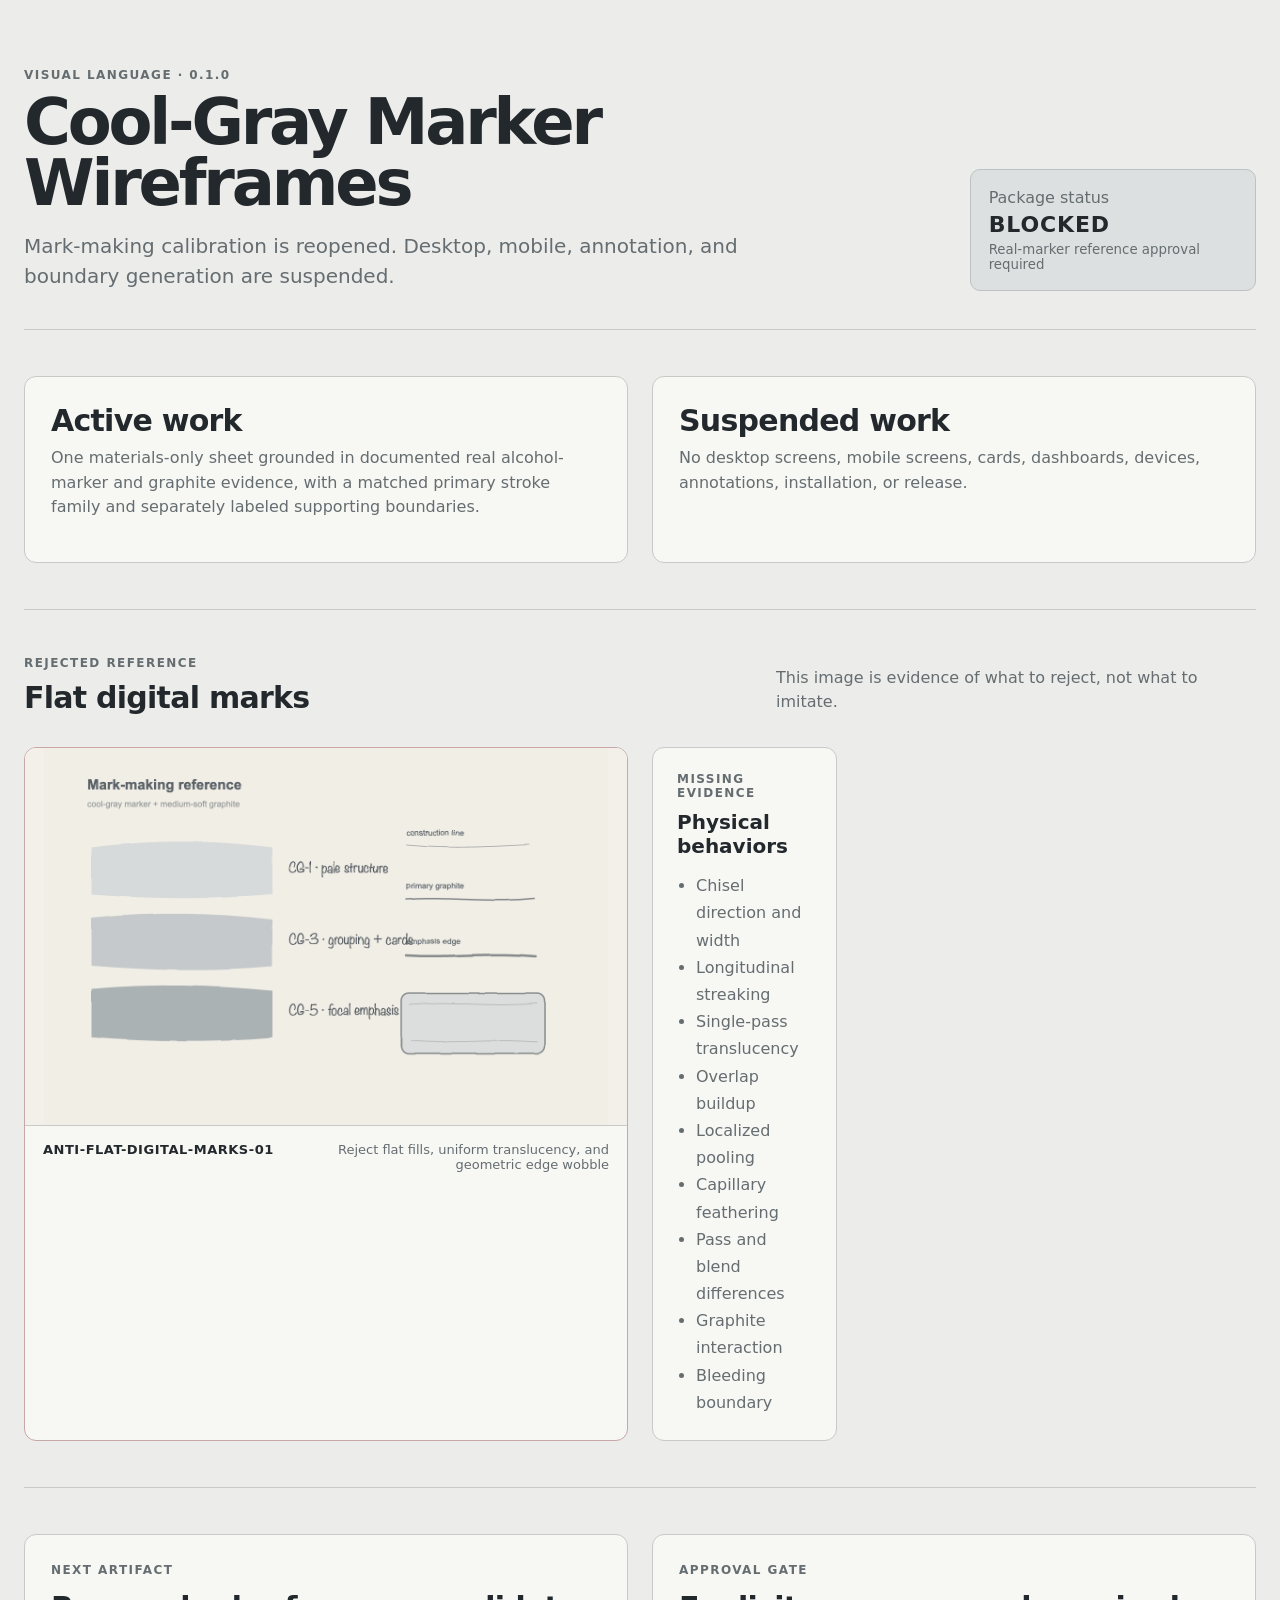
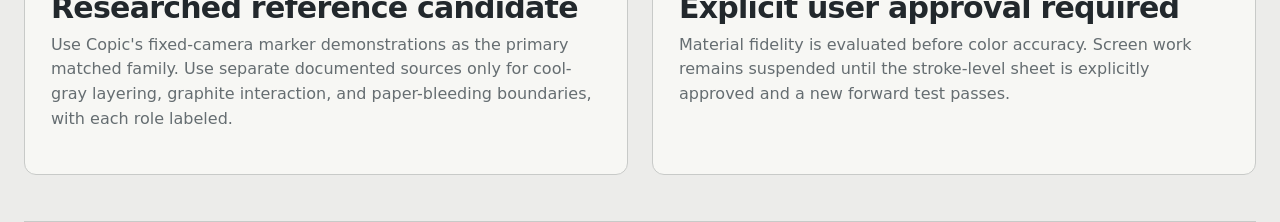
<file: cool-gray-marker-wireframes/assets/reference-board/index.html>
<!doctype html>
<html lang="en">
<head>
  <meta charset="utf-8">
  <meta name="viewport" content="width=device-width, initial-scale=1">
  <link rel="icon" href="data:,">
  <title>Cool-Gray Marker Wireframes reference board</title>
  <link rel="stylesheet" href="styles.css">
</head>
<body data-vdl-id="cool-gray-marker-wireframes" data-vdl-version="0.1.0" data-vdl-status="BLOCKED">
  <header class="page-header">
    <div>
      <p class="eyebrow">Visual language · 0.1.0</p>
      <h1>Cool-Gray Marker Wireframes</h1>
      <p class="lede">Mark-making calibration is reopened. Desktop, mobile, annotation, and boundary generation are suspended.</p>
    </div>
    <div class="status"><span>Package status</span><strong>BLOCKED</strong><small>Real-marker reference approval required</small></div>
  </header>

  <main>
    <section class="split summary">
      <div><h2>Active work</h2><p>One materials-only sheet grounded in documented real alcohol-marker and graphite evidence, with a matched primary stroke family and separately labeled supporting boundaries.</p></div>
      <div><h2>Suspended work</h2><p>No desktop screens, mobile screens, cards, dashboards, devices, annotations, installation, or release.</p></div>
    </section>

    <section>
      <div class="section-heading"><div><p class="eyebrow">Rejected reference</p><h2>Flat digital marks</h2></div><p>This image is evidence of what to reject, not what to imitate.</p></div>
      <div class="grid two">
        <figure class="anti"><img src="../anti-references/flat-digital-marks-01.png" alt="Rejected flat digital gray swatches"><figcaption><strong>ANTI-FLAT-DIGITAL-MARKS-01</strong><span>Reject flat fills, uniform translucency, and geometric edge wobble</span></figcaption></figure>
        <div class="rules"><div><p class="eyebrow">Missing evidence</p><h3>Physical behaviors</h3><ul><li>Chisel direction and width</li><li>Longitudinal streaking</li><li>Single-pass translucency</li><li>Overlap buildup</li><li>Localized pooling</li><li>Capillary feathering</li><li>Pass and blend differences</li><li>Graphite interaction</li><li>Bleeding boundary</li></ul></div></div>
      </div>
    </section>

    <section class="validation">
      <div><p class="eyebrow">Next artifact</p><h2>Researched reference candidate</h2><p>Use Copic's fixed-camera marker demonstrations as the primary matched family. Use separate documented sources only for cool-gray layering, graphite interaction, and paper-bleeding boundaries, with each role labeled.</p></div>
      <div><p class="eyebrow">Approval gate</p><h2>Explicit user approval required</h2><p>Material fidelity is evaluated before color accuracy. Screen work remains suspended until the stroke-level sheet is explicitly approved and a new forward test passes.</p></div>
    </section>
  </main>
</body>
</html>
</file>
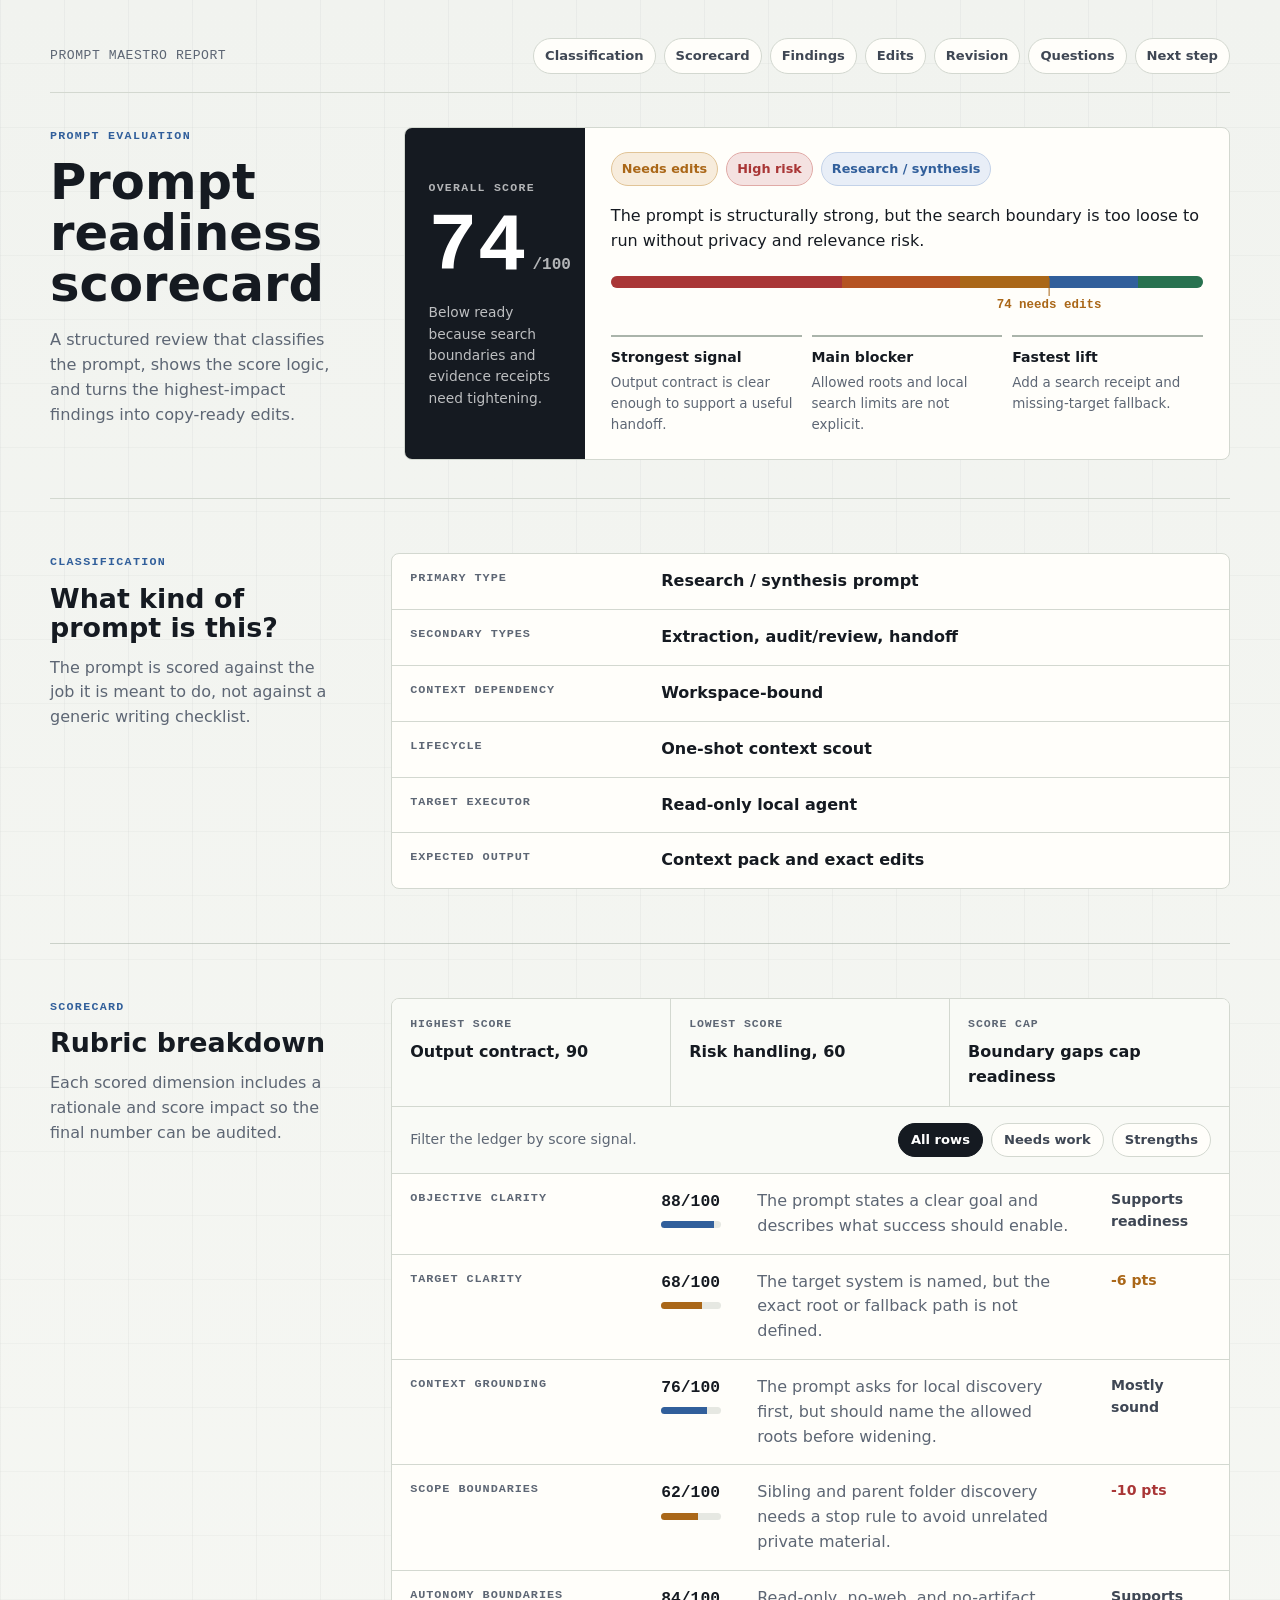
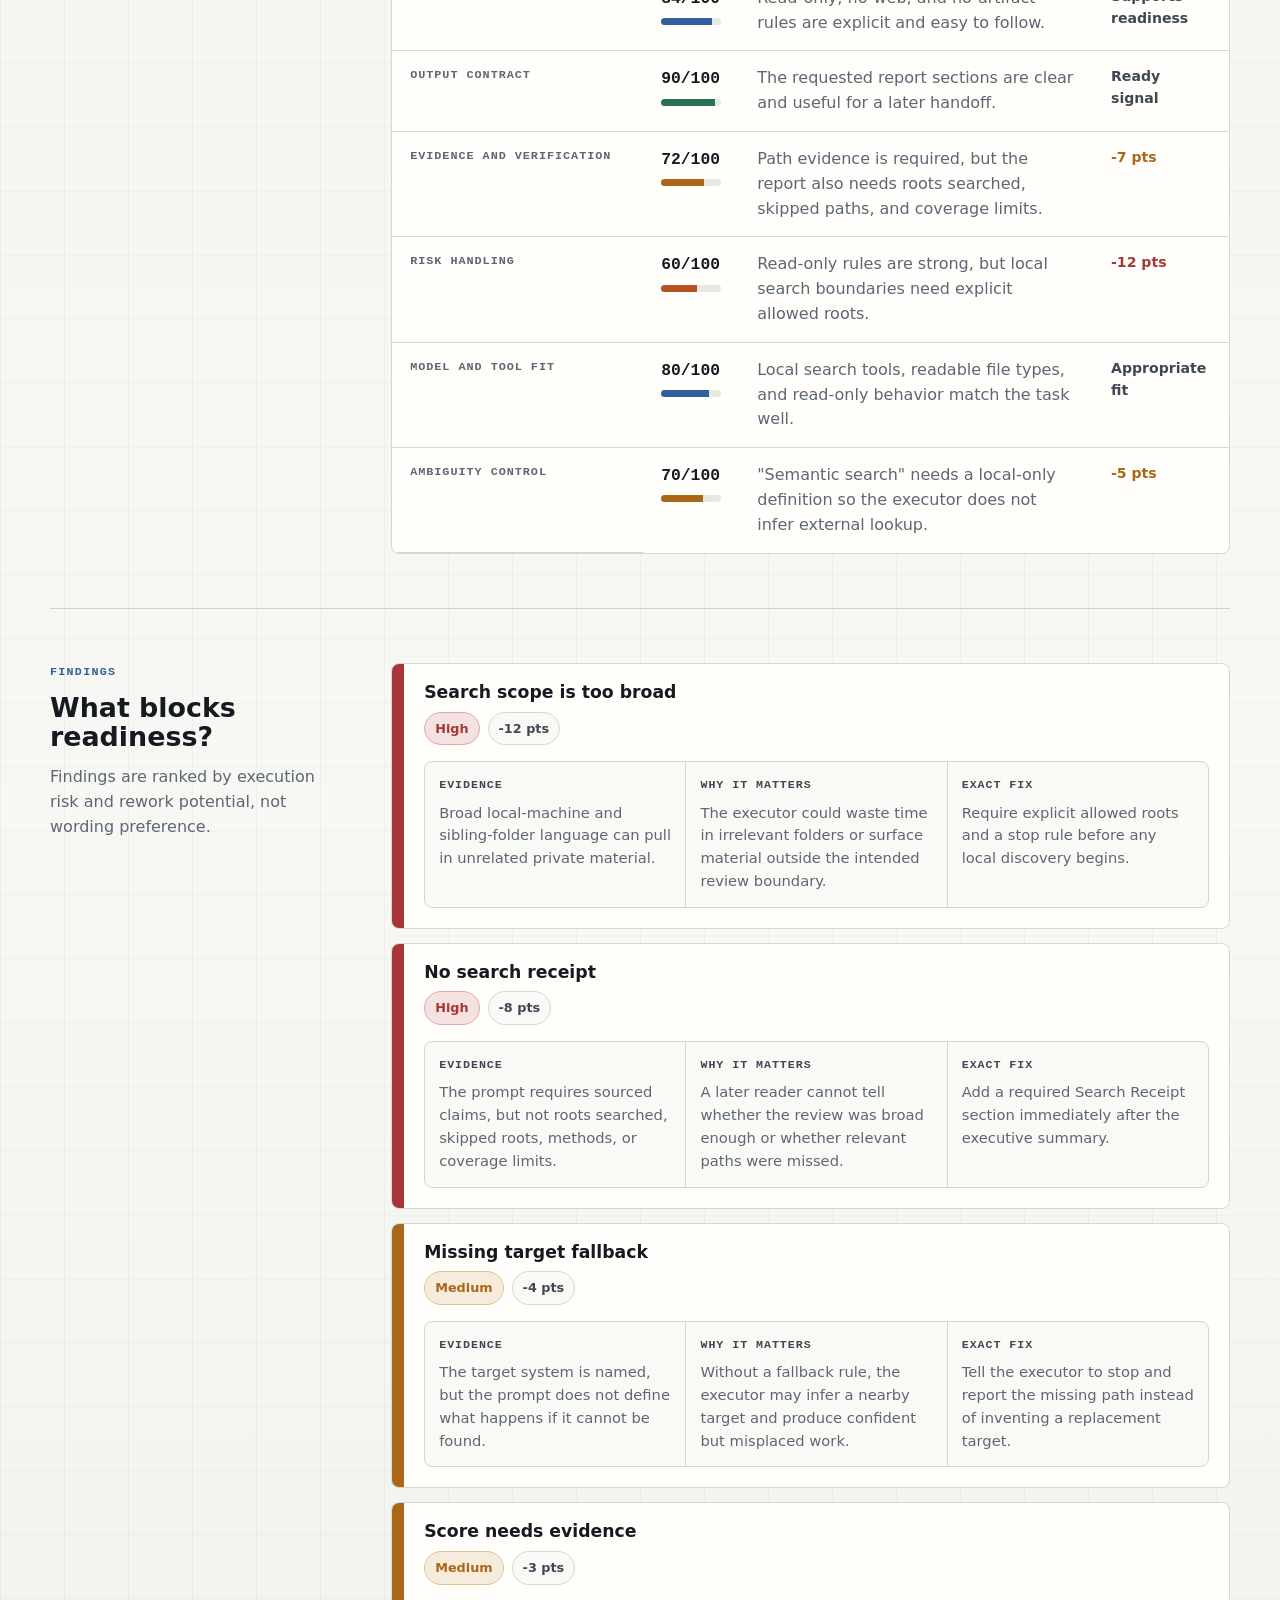
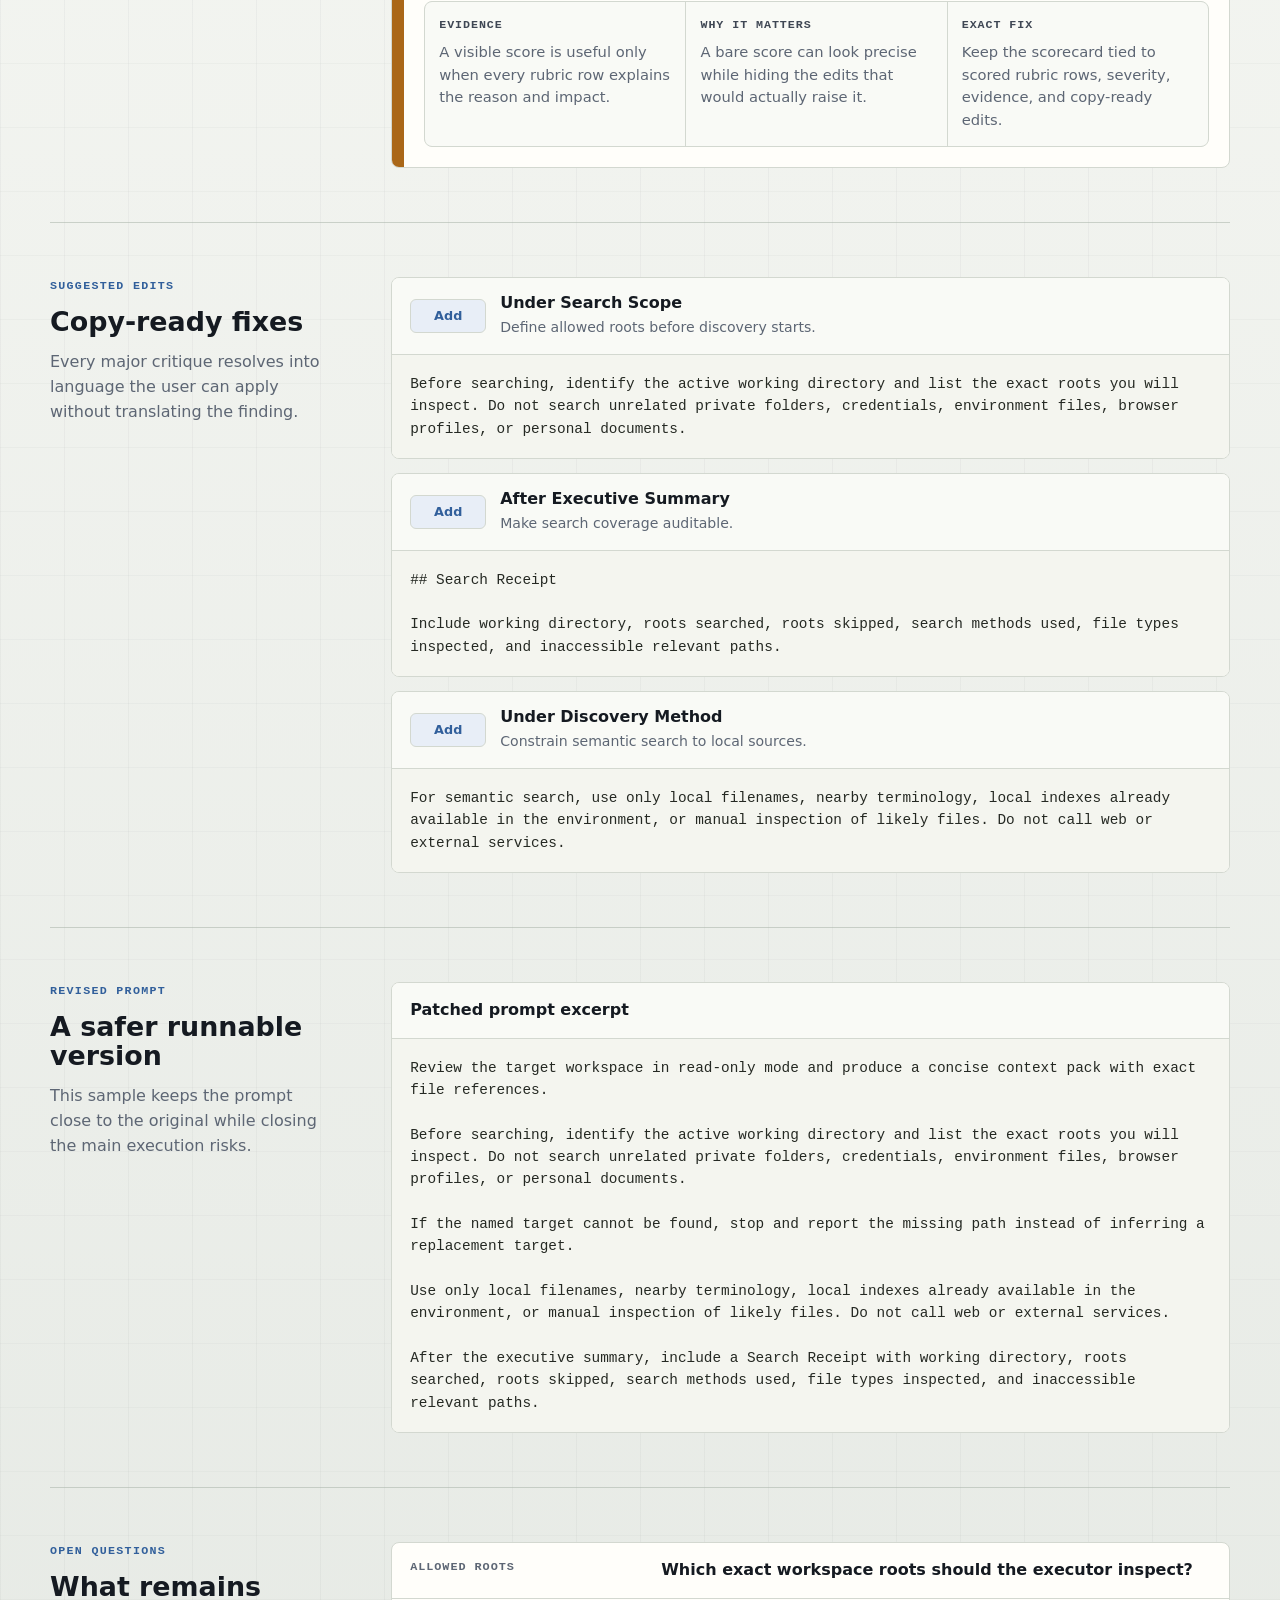
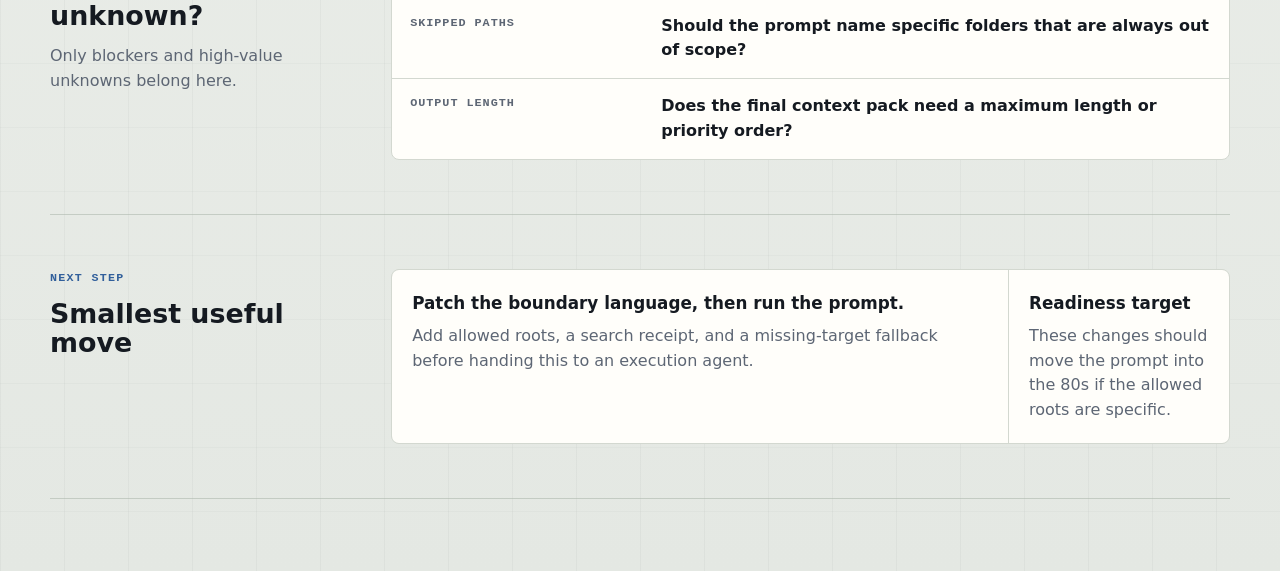
<file: prompt-maestro/report-template.html>
<!doctype html>
<html lang="en">
<head>
  <meta charset="utf-8">
  <meta name="viewport" content="width=device-width, initial-scale=1">
  <link rel="icon" href="data:,">
  <title>Prompt Maestro Report</title>
  <style>
    :root {
      --paper: #f1f3ef;
      --paper-deep: #e4e8e3;
      --sheet: #fffefa;
      --sheet-soft: #f9faf6;
      --ink: #151a21;
      --muted: #5d6674;
      --muted-strong: #3f4754;
      --line: #d3d8d0;
      --line-strong: #aab4aa;
      --blue: #315f9b;
      --blue-soft: #e8eef7;
      --green: #28724f;
      --green-soft: #e6f1ea;
      --amber: #aa6718;
      --amber-soft: #f7ecdc;
      --orange: #b55322;
      --orange-soft: #f7e7df;
      --red: #a93636;
      --red-soft: #f4e2e1;
      --font-display: "Avenir Next", "Segoe UI", ui-sans-serif, system-ui, sans-serif;
      --font-body: Inter, "Segoe UI", ui-sans-serif, system-ui, -apple-system, BlinkMacSystemFont, sans-serif;
      --font-mono: "SFMono-Regular", Consolas, "Liberation Mono", ui-monospace, monospace;
      --content: min(1180px, calc(100% - 40px));
    }

    * {
      box-sizing: border-box;
    }

    html {
      scroll-behavior: smooth;
    }

    body {
      margin: 0;
      color: var(--ink);
      background:
        linear-gradient(90deg, rgba(21, 26, 33, 0.035) 0 1px, transparent 1px) 0 0 / 64px 64px,
        linear-gradient(0deg, rgba(21, 26, 33, 0.026) 0 1px, transparent 1px) 0 0 / 64px 64px,
        linear-gradient(180deg, var(--paper), #f7f8f4 45%, var(--paper-deep));
      font-family: var(--font-body);
      font-size: 16px;
      line-height: 1.55;
      min-height: 100vh;
    }

    a {
      color: inherit;
    }

    button {
      font: inherit;
    }

    .report-shell {
      width: var(--content);
      margin: 0 auto;
      padding: 28px 0 72px;
    }

    .topline {
      display: flex;
      align-items: center;
      justify-content: space-between;
      gap: 18px;
      padding: 10px 0 18px;
      border-bottom: 1px solid var(--line);
      color: var(--muted);
      font-size: 0.82rem;
    }

    .report-id,
    .report-date {
      font-family: var(--font-mono);
      letter-spacing: 0.04em;
      text-transform: uppercase;
    }

    .quick-nav {
      display: flex;
      flex-wrap: wrap;
      gap: 8px;
      justify-content: flex-end;
    }

    .quick-nav a,
    .filter-button {
      min-height: 34px;
      display: inline-flex;
      align-items: center;
      justify-content: center;
      border: 1px solid var(--line);
      border-radius: 999px;
      background: var(--sheet);
      color: var(--muted-strong);
      text-decoration: none;
      font-size: 0.82rem;
      font-weight: 700;
    }

    .quick-nav a {
      padding: 7px 11px;
    }

    .quick-nav a:hover,
    .filter-button:hover {
      border-color: var(--blue);
      color: var(--blue);
    }

    .quick-nav a:focus-visible,
    .filter-button:focus-visible {
      outline: 3px solid rgba(49, 95, 155, 0.28);
      outline-offset: 3px;
    }

    .report-header {
      display: grid;
      grid-template-columns: minmax(260px, 0.36fr) minmax(0, 1fr);
      gap: 56px;
      align-items: start;
      padding: 34px 0 38px;
      border-bottom: 1px solid var(--line);
    }

    .eyebrow {
      margin: 0 0 12px;
      color: var(--blue);
      font-family: var(--font-mono);
      font-size: 0.73rem;
      font-weight: 800;
      letter-spacing: 0.11em;
      text-transform: uppercase;
    }

    h1,
    h2,
    h3 {
      font-family: var(--font-display);
      letter-spacing: 0;
    }

    h1 {
      max-width: 650px;
      margin: 0;
      font-size: clamp(2rem, 4vw, 3.1rem);
      line-height: 1.02;
    }

    .summary {
      max-width: 570px;
      margin: 18px 0 0;
      color: var(--muted);
      font-size: 1.01rem;
    }

    .verdict-panel,
    .report-panel,
    .edit-sheet,
    .revised-prompt {
      background: var(--sheet);
      border: 1px solid var(--line);
      border-radius: 8px;
    }

    .verdict-panel {
      display: grid;
      grid-template-columns: minmax(170px, 0.28fr) minmax(0, 1fr);
      overflow: hidden;
    }

    .score-block {
      display: grid;
      align-content: center;
      padding: 24px;
      background: var(--ink);
      color: white;
    }

    .score-label {
      margin: 0 0 10px;
      color: rgba(255, 255, 255, 0.68);
      font-family: var(--font-mono);
      font-size: 0.72rem;
      font-weight: 800;
      letter-spacing: 0.11em;
      text-transform: uppercase;
    }

    .score-number {
      display: flex;
      align-items: baseline;
      gap: 6px;
      font-family: var(--font-mono);
      line-height: 1;
    }

    .score-number strong {
      font-size: clamp(3rem, 7vw, 5.1rem);
      font-weight: 850;
    }

    .score-number span {
      color: rgba(255, 255, 255, 0.68);
      font-size: 1rem;
      font-weight: 700;
    }

    .score-note {
      margin: 14px 0 0;
      color: rgba(255, 255, 255, 0.72);
      font-size: 0.86rem;
    }

    .verdict-body {
      padding: 24px 26px;
    }

    .status-row {
      display: flex;
      flex-wrap: wrap;
      gap: 8px;
      margin: 0 0 18px;
    }

    .status-chip,
    .severity-chip,
    .action-label {
      display: inline-flex;
      align-items: center;
      gap: 8px;
      border: 1px solid var(--line);
      border-radius: 999px;
      padding: 6px 10px;
      background: var(--sheet-soft);
      color: var(--muted-strong);
      font-size: 0.8rem;
      font-weight: 800;
      white-space: nowrap;
    }

    .status-chip.medium,
    .severity-chip.medium {
      background: var(--amber-soft);
      border-color: #e1c497;
      color: var(--amber);
    }

    .status-chip.high,
    .severity-chip.high {
      background: var(--red-soft);
      border-color: #e0aaa6;
      color: var(--red);
    }

    .status-chip.ready,
    .severity-chip.ready {
      background: var(--green-soft);
      border-color: #b8d5bf;
      color: var(--green);
    }

    .status-chip.neutral {
      background: var(--blue-soft);
      border-color: #c3d2e8;
      color: var(--blue);
    }

    .verdict-body p {
      margin: 0;
    }

    .score-ruler {
      margin-top: 22px;
    }

    .ruler-track {
      position: relative;
      display: grid;
      grid-template-columns: 39fr 20fr 15fr 15fr 11fr;
      height: 12px;
      overflow: hidden;
      border-radius: 999px;
      background: var(--line);
    }

    .ruler-track span:nth-child(1) { background: var(--red); }
    .ruler-track span:nth-child(2) { background: var(--orange); }
    .ruler-track span:nth-child(3) { background: var(--amber); }
    .ruler-track span:nth-child(4) { background: var(--blue); }
    .ruler-track span:nth-child(5) { background: var(--green); }

    .ruler-marker {
      position: relative;
      left: 74%;
      width: max-content;
      transform: translateX(-50%);
      margin-top: 8px;
      font-family: var(--font-mono);
      font-size: 0.78rem;
      font-weight: 800;
      color: var(--amber);
    }

    .ruler-marker::before {
      content: "";
      position: absolute;
      left: 50%;
      bottom: 100%;
      width: 1px;
      height: 18px;
      background: var(--amber);
    }

    .signal-grid {
      display: grid;
      grid-template-columns: repeat(3, minmax(0, 1fr));
      gap: 10px;
      margin-top: 20px;
    }

    .signal {
      border-top: 2px solid var(--line-strong);
      padding-top: 10px;
    }

    .signal strong {
      display: block;
      font-size: 0.88rem;
    }

    .signal span {
      display: block;
      margin-top: 4px;
      color: var(--muted);
      font-size: 0.84rem;
    }

    .section {
      padding: 54px 0;
      scroll-margin-top: 20px;
      border-bottom: 1px solid rgba(170, 180, 170, 0.55);
    }

    .section-grid {
      display: grid;
      grid-template-columns: minmax(230px, 0.34fr) minmax(0, 1fr);
      gap: 56px;
      align-items: start;
    }

    .section-grid[id] {
      scroll-margin-top: 18px;
    }

    .section-heading {
      position: sticky;
      top: 20px;
    }

    .section-heading h2 {
      margin: 0;
      font-size: clamp(1.45rem, 2.1vw, 2.15rem);
      line-height: 1.08;
    }

    .section-note {
      margin: 14px 0 0;
      max-width: 360px;
      color: var(--muted);
    }

    .report-panel {
      overflow: hidden;
    }

    .metadata-table,
    .rubric-table,
    .question-list {
      width: 100%;
      border-collapse: collapse;
    }

    .metadata-table th,
    .metadata-table td,
    .rubric-table th,
    .rubric-table td,
    .question-list th,
    .question-list td {
      padding: 15px 18px;
      border-bottom: 1px solid var(--line);
      text-align: left;
      vertical-align: top;
    }

    .metadata-table tr:last-child th,
    .metadata-table tr:last-child td,
    .rubric-table tr:last-child td,
    .question-list tr:last-child th,
    .question-list tr:last-child td {
      border-bottom: 0;
    }

    .metadata-table th,
    .rubric-table th,
    .question-list th {
      width: 30%;
      color: var(--muted);
      font-family: var(--font-mono);
      font-size: 0.74rem;
      font-weight: 800;
      letter-spacing: 0.08em;
      text-transform: uppercase;
    }

    .metadata-table td,
    .question-list td {
      font-weight: 700;
    }

    .rubric-controls {
      display: flex;
      flex-wrap: wrap;
      align-items: center;
      justify-content: space-between;
      gap: 12px;
      padding: 16px 18px;
      border-bottom: 1px solid var(--line);
      background: var(--sheet-soft);
    }

    .rubric-controls p {
      margin: 0;
      color: var(--muted);
      font-size: 0.88rem;
    }

    .filter-group {
      display: flex;
      flex-wrap: wrap;
      gap: 8px;
    }

    .filter-button {
      cursor: pointer;
      padding: 6px 12px;
    }

    .filter-button[aria-pressed="true"] {
      border-color: var(--ink);
      background: var(--ink);
      color: white;
    }

    .score-cell {
      width: 96px;
      font-family: var(--font-mono);
      font-weight: 850;
    }

    .score-value {
      display: block;
      margin-bottom: 7px;
      font-size: 1.02rem;
    }

    .meter {
      width: min(180px, 100%);
      height: 7px;
      overflow: hidden;
      border-radius: 999px;
      background: #e6e8e2;
    }

    .meter span {
      display: block;
      width: var(--value);
      height: 100%;
      background: var(--tone, var(--blue));
    }

    .rubric-table p {
      margin: 0;
      color: var(--muted);
    }

    .impact {
      width: 136px;
      color: var(--muted-strong);
      font-size: 0.88rem;
      font-weight: 750;
    }

    .impact.attention {
      color: var(--amber);
    }

    .impact.blocker {
      color: var(--red);
    }

    .rubric-row.is-hidden {
      display: none;
    }

    .summary-strip {
      display: grid;
      grid-template-columns: repeat(3, minmax(0, 1fr));
      border-bottom: 1px solid var(--line);
      background: var(--sheet-soft);
    }

    .summary-item {
      padding: 16px 18px;
      border-right: 1px solid var(--line);
    }

    .summary-item:last-child {
      border-right: 0;
    }

    .summary-item span {
      display: block;
      color: var(--muted);
      font-family: var(--font-mono);
      font-size: 0.72rem;
      font-weight: 800;
      letter-spacing: 0.08em;
      text-transform: uppercase;
    }

    .summary-item strong {
      display: block;
      margin-top: 7px;
      font-size: 1rem;
    }

    .finding-stack {
      display: grid;
      gap: 14px;
    }

    .finding-row {
      display: grid;
      grid-template-columns: 12px minmax(0, 1fr);
      background: var(--sheet);
      border: 1px solid var(--line);
      border-radius: 8px;
      overflow: hidden;
    }

    .severity-rail {
      background: var(--severity, var(--amber));
    }

    .finding-body {
      padding: 18px 20px 20px;
    }

    .finding-top {
      display: flex;
      flex-wrap: wrap;
      align-items: start;
      justify-content: space-between;
      gap: 12px;
      margin-bottom: 16px;
    }

    .finding-title h3 {
      margin: 0;
      font-size: 1.08rem;
      line-height: 1.25;
    }

    .finding-meta {
      display: flex;
      flex-wrap: wrap;
      gap: 8px;
      margin-top: 8px;
    }

    .finding-grid {
      display: grid;
      grid-template-columns: repeat(3, minmax(0, 1fr));
      gap: 1px;
      background: var(--line);
      border: 1px solid var(--line);
      border-radius: 8px;
      overflow: hidden;
    }

    .finding-grid div {
      min-height: 118px;
      padding: 14px;
      background: var(--sheet-soft);
    }

    .finding-grid strong {
      display: block;
      margin-bottom: 7px;
      color: var(--muted-strong);
      font-family: var(--font-mono);
      font-size: 0.73rem;
      letter-spacing: 0.08em;
      text-transform: uppercase;
    }

    .finding-grid p {
      margin: 0;
      color: var(--muted);
      font-size: 0.92rem;
    }

    .edit-list {
      display: grid;
      gap: 14px;
    }

    .edit-sheet {
      overflow: hidden;
    }

    .edit-header {
      display: grid;
      grid-template-columns: auto minmax(0, 1fr);
      gap: 14px;
      align-items: center;
      padding: 15px 18px;
      border-bottom: 1px solid var(--line);
      background: var(--sheet-soft);
    }

    .action-label {
      min-width: 76px;
      justify-content: center;
      border-radius: 6px;
      background: var(--blue-soft);
      color: var(--blue);
    }

    .action-label.replace {
      background: var(--amber-soft);
      color: var(--amber);
      border-color: #e1c497;
    }

    .edit-header h3 {
      margin: 0;
      font-size: 1rem;
      line-height: 1.25;
    }

    .edit-header p {
      margin: 4px 0 0;
      color: var(--muted);
      font-size: 0.88rem;
    }

    pre {
      margin: 0;
      white-space: pre-wrap;
      color: #252923;
      background: #f4f5ef;
      border: 0;
      padding: 18px;
      font-family: var(--font-mono);
      font-size: 0.9rem;
      line-height: 1.55;
      overflow-x: auto;
    }

    .revised-prompt {
      overflow: hidden;
    }

    .revised-header {
      display: flex;
      align-items: center;
      justify-content: space-between;
      gap: 14px;
      padding: 15px 18px;
      border-bottom: 1px solid var(--line);
      background: var(--sheet-soft);
    }

    .revised-header h3 {
      margin: 0;
      font-size: 1rem;
    }

    .next-panel {
      display: grid;
      grid-template-columns: minmax(0, 1fr) minmax(220px, 0.34fr);
      gap: 1px;
      background: var(--line);
      border: 1px solid var(--line);
      border-radius: 8px;
      overflow: hidden;
    }

    .next-panel > div {
      padding: 20px;
      background: var(--sheet);
    }

    .next-panel h3 {
      margin: 0 0 8px;
      font-size: 1.05rem;
    }

    .next-panel p {
      margin: 0;
      color: var(--muted);
    }

    @media (max-width: 880px) {
      :root {
        --content: min(100% - 26px, 1180px);
      }

      .topline {
        align-items: flex-start;
        flex-direction: column;
      }

      .quick-nav {
        justify-content: flex-start;
      }

      .report-header,
      .section-grid,
      .verdict-panel,
      .next-panel {
        grid-template-columns: 1fr;
      }

      .report-header {
        gap: 24px;
        padding-top: 26px;
      }

      .section {
        padding: 42px 0;
      }

      .section-heading {
        position: static;
      }

      .summary-strip,
      .signal-grid,
      .finding-grid {
        grid-template-columns: 1fr;
      }

      .summary-item,
      .summary-item:last-child {
        border-right: 0;
        border-bottom: 1px solid var(--line);
      }

      .summary-item:last-child {
        border-bottom: 0;
      }

      .metadata-table th,
      .metadata-table td,
      .rubric-table th,
      .rubric-table td,
      .question-list th,
      .question-list td {
        display: block;
        width: auto;
        padding: 12px 14px;
      }

      .metadata-table th,
      .rubric-table th,
      .question-list th {
        padding-bottom: 2px;
        border-bottom: 0;
      }

      .metadata-table td,
      .rubric-table td,
      .question-list td {
        padding-top: 4px;
      }

      .rubric-table tr {
        display: block;
        border-bottom: 1px solid var(--line);
      }

      .rubric-table tr:last-child {
        border-bottom: 0;
      }

      .score-cell,
      .impact {
        width: auto;
      }

      .edit-header {
        grid-template-columns: 1fr;
        align-items: start;
      }

      .action-label {
        width: max-content;
      }

    }

    @media (max-width: 520px) {
      body {
        font-size: 15px;
      }

      .report-shell {
        padding-top: 18px;
      }

      .score-block,
      .verdict-body {
        padding: 20px;
      }

      .finding-body {
        padding: 16px;
      }

      pre {
        font-size: 0.84rem;
      }
    }

    @media (prefers-reduced-motion: reduce) {
      *,
      *::before,
      *::after {
        animation-duration: 0.01ms !important;
        animation-iteration-count: 1 !important;
        scroll-behavior: auto !important;
        transition-duration: 0.01ms !important;
      }
    }
  </style>
</head>
<body>
  <main class="report-shell">
    <div class="topline" aria-label="Report navigation">
      <span class="report-id">Prompt Maestro Report</span>
      <nav class="quick-nav" aria-label="Report sections">
        <a href="#classification">Classification</a>
        <a href="#scorecard">Scorecard</a>
        <a href="#findings">Findings</a>
        <a href="#edits">Edits</a>
        <a href="#revised-prompt">Revision</a>
        <a href="#open-questions">Questions</a>
        <a href="#next-step">Next step</a>
      </nav>
    </div>

    <header class="report-header">
      <div>
        <p class="eyebrow">Prompt evaluation</p>
        <h1 data-field="report_title">Prompt readiness scorecard</h1>
        <p class="summary" data-field="executive_summary">A structured review that classifies the prompt, shows the score logic, and turns the highest-impact findings into copy-ready edits.</p>
      </div>

      <section class="verdict-panel" aria-label="Verdict summary">
        <div class="score-block">
          <p class="score-label">Overall score</p>
          <div class="score-number" data-field="overall_score"><strong>74</strong><span>/100</span></div>
          <p class="score-note">Below ready because search boundaries and evidence receipts need tightening.</p>
        </div>
        <div class="verdict-body">
          <div class="status-row">
            <span class="status-chip medium" data-field="verdict">Needs edits</span>
            <span class="status-chip high" data-field="risk_level">High risk</span>
            <span class="status-chip neutral" data-field="classification_primary">Research / synthesis</span>
          </div>
          <p data-field="verdict_reason">The prompt is structurally strong, but the search boundary is too loose to run without privacy and relevance risk.</p>

          <div class="score-ruler" aria-label="Score band">
            <div class="ruler-track" aria-hidden="true">
              <span></span><span></span><span></span><span></span><span></span>
            </div>
            <div class="ruler-marker">74 needs edits</div>
          </div>

          <div class="signal-grid" aria-label="Key score signals">
            <div class="signal">
              <strong>Strongest signal</strong>
              <span>Output contract is clear enough to support a useful handoff.</span>
            </div>
            <div class="signal">
              <strong>Main blocker</strong>
              <span>Allowed roots and local search limits are not explicit.</span>
            </div>
            <div class="signal">
              <strong>Fastest lift</strong>
              <span>Add a search receipt and missing-target fallback.</span>
            </div>
          </div>
        </div>
      </section>
    </header>

    <section class="section">
      <div class="section-grid" id="classification">
        <div class="section-heading">
          <p class="eyebrow">Classification</p>
          <h2>What kind of prompt is this?</h2>
          <p class="section-note">The prompt is scored against the job it is meant to do, not against a generic writing checklist.</p>
        </div>
        <div class="report-panel">
          <table class="metadata-table" data-template="classification_items">
            <tbody>
              <tr>
                <th scope="row">Primary type</th>
                <td>Research / synthesis prompt</td>
              </tr>
              <tr>
                <th scope="row">Secondary types</th>
                <td>Extraction, audit/review, handoff</td>
              </tr>
              <tr>
                <th scope="row">Context dependency</th>
                <td>Workspace-bound</td>
              </tr>
              <tr>
                <th scope="row">Lifecycle</th>
                <td>One-shot context scout</td>
              </tr>
              <tr>
                <th scope="row">Target executor</th>
                <td>Read-only local agent</td>
              </tr>
              <tr>
                <th scope="row">Expected output</th>
                <td>Context pack and exact edits</td>
              </tr>
            </tbody>
          </table>
        </div>
      </div>
    </section>

    <section class="section">
      <div class="section-grid" id="scorecard">
        <div class="section-heading">
          <p class="eyebrow">Scorecard</p>
          <h2>Rubric breakdown</h2>
          <p class="section-note">Each scored dimension includes a rationale and score impact so the final number can be audited.</p>
        </div>
        <div class="report-panel">
          <div class="summary-strip">
            <div class="summary-item">
              <span>Highest score</span>
              <strong>Output contract, 90</strong>
            </div>
            <div class="summary-item">
              <span>Lowest score</span>
              <strong>Risk handling, 60</strong>
            </div>
            <div class="summary-item">
              <span>Score cap</span>
              <strong>Boundary gaps cap readiness</strong>
            </div>
          </div>

          <div class="rubric-controls">
            <p>Filter the ledger by score signal.</p>
            <div class="filter-group" aria-label="Rubric filters">
              <button class="filter-button" type="button" data-filter="all" aria-pressed="true">All rows</button>
              <button class="filter-button" type="button" data-filter="attention" aria-pressed="false">Needs work</button>
              <button class="filter-button" type="button" data-filter="strength" aria-pressed="false">Strengths</button>
            </div>
          </div>

          <table class="rubric-table" data-template="rubric_rows">
            <tbody>
              <tr class="rubric-row" data-band="strength">
                <th scope="row">Objective clarity</th>
                <td class="score-cell"><span class="score-value">88/100</span><div class="meter"><span style="--value: 88%; --tone: var(--blue);"></span></div></td>
                <td><p>The prompt states a clear goal and describes what success should enable.</p></td>
                <td class="impact">Supports readiness</td>
              </tr>
              <tr class="rubric-row" data-band="attention">
                <th scope="row">Target clarity</th>
                <td class="score-cell"><span class="score-value">68/100</span><div class="meter"><span style="--value: 68%; --tone: var(--amber);"></span></div></td>
                <td><p>The target system is named, but the exact root or fallback path is not defined.</p></td>
                <td class="impact attention">-6 pts</td>
              </tr>
              <tr class="rubric-row" data-band="strength">
                <th scope="row">Context grounding</th>
                <td class="score-cell"><span class="score-value">76/100</span><div class="meter"><span style="--value: 76%; --tone: var(--blue);"></span></div></td>
                <td><p>The prompt asks for local discovery first, but should name the allowed roots before widening.</p></td>
                <td class="impact">Mostly sound</td>
              </tr>
              <tr class="rubric-row" data-band="attention">
                <th scope="row">Scope boundaries</th>
                <td class="score-cell"><span class="score-value">62/100</span><div class="meter"><span style="--value: 62%; --tone: var(--amber);"></span></div></td>
                <td><p>Sibling and parent folder discovery needs a stop rule to avoid unrelated private material.</p></td>
                <td class="impact blocker">-10 pts</td>
              </tr>
              <tr class="rubric-row" data-band="strength">
                <th scope="row">Autonomy boundaries</th>
                <td class="score-cell"><span class="score-value">84/100</span><div class="meter"><span style="--value: 84%; --tone: var(--blue);"></span></div></td>
                <td><p>Read-only, no-web, and no-artifact rules are explicit and easy to follow.</p></td>
                <td class="impact">Supports readiness</td>
              </tr>
              <tr class="rubric-row" data-band="strength">
                <th scope="row">Output contract</th>
                <td class="score-cell"><span class="score-value">90/100</span><div class="meter"><span style="--value: 90%; --tone: var(--green);"></span></div></td>
                <td><p>The requested report sections are clear and useful for a later handoff.</p></td>
                <td class="impact">Ready signal</td>
              </tr>
              <tr class="rubric-row" data-band="attention">
                <th scope="row">Evidence and verification</th>
                <td class="score-cell"><span class="score-value">72/100</span><div class="meter"><span style="--value: 72%; --tone: var(--amber);"></span></div></td>
                <td><p>Path evidence is required, but the report also needs roots searched, skipped paths, and coverage limits.</p></td>
                <td class="impact attention">-7 pts</td>
              </tr>
              <tr class="rubric-row" data-band="attention">
                <th scope="row">Risk handling</th>
                <td class="score-cell"><span class="score-value">60/100</span><div class="meter"><span style="--value: 60%; --tone: var(--orange);"></span></div></td>
                <td><p>Read-only rules are strong, but local search boundaries need explicit allowed roots.</p></td>
                <td class="impact blocker">-12 pts</td>
              </tr>
              <tr class="rubric-row" data-band="strength">
                <th scope="row">Model and tool fit</th>
                <td class="score-cell"><span class="score-value">80/100</span><div class="meter"><span style="--value: 80%; --tone: var(--blue);"></span></div></td>
                <td><p>Local search tools, readable file types, and read-only behavior match the task well.</p></td>
                <td class="impact">Appropriate fit</td>
              </tr>
              <tr class="rubric-row" data-band="attention">
                <th scope="row">Ambiguity control</th>
                <td class="score-cell"><span class="score-value">70/100</span><div class="meter"><span style="--value: 70%; --tone: var(--amber);"></span></div></td>
                <td><p>"Semantic search" needs a local-only definition so the executor does not infer external lookup.</p></td>
                <td class="impact attention">-5 pts</td>
              </tr>
            </tbody>
          </table>
        </div>
      </div>
    </section>

    <section class="section">
      <div class="section-grid" id="findings">
        <div class="section-heading">
          <p class="eyebrow">Findings</p>
          <h2>What blocks readiness?</h2>
          <p class="section-note">Findings are ranked by execution risk and rework potential, not wording preference.</p>
        </div>
        <div class="finding-stack" data-template="finding_cards">
          <article class="finding-row" style="--severity: var(--red);">
            <div class="severity-rail" aria-hidden="true"></div>
            <div class="finding-body">
              <div class="finding-top">
                <div class="finding-title">
                  <h3>Search scope is too broad</h3>
                  <div class="finding-meta"><span class="severity-chip high">High</span><span class="severity-chip">-12 pts</span></div>
                </div>
              </div>
              <div class="finding-grid">
                <div>
                  <strong>Evidence</strong>
                  <p>Broad local-machine and sibling-folder language can pull in unrelated private material.</p>
                </div>
                <div>
                  <strong>Why it matters</strong>
                  <p>The executor could waste time in irrelevant folders or surface material outside the intended review boundary.</p>
                </div>
                <div>
                  <strong>Exact fix</strong>
                  <p>Require explicit allowed roots and a stop rule before any local discovery begins.</p>
                </div>
              </div>
            </div>
          </article>

          <article class="finding-row" style="--severity: var(--red);">
            <div class="severity-rail" aria-hidden="true"></div>
            <div class="finding-body">
              <div class="finding-top">
                <div class="finding-title">
                  <h3>No search receipt</h3>
                  <div class="finding-meta"><span class="severity-chip high">High</span><span class="severity-chip">-8 pts</span></div>
                </div>
              </div>
              <div class="finding-grid">
                <div>
                  <strong>Evidence</strong>
                  <p>The prompt requires sourced claims, but not roots searched, skipped roots, methods, or coverage limits.</p>
                </div>
                <div>
                  <strong>Why it matters</strong>
                  <p>A later reader cannot tell whether the review was broad enough or whether relevant paths were missed.</p>
                </div>
                <div>
                  <strong>Exact fix</strong>
                  <p>Add a required Search Receipt section immediately after the executive summary.</p>
                </div>
              </div>
            </div>
          </article>

          <article class="finding-row" style="--severity: var(--amber);">
            <div class="severity-rail" aria-hidden="true"></div>
            <div class="finding-body">
              <div class="finding-top">
                <div class="finding-title">
                  <h3>Missing target fallback</h3>
                  <div class="finding-meta"><span class="severity-chip medium">Medium</span><span class="severity-chip">-4 pts</span></div>
                </div>
              </div>
              <div class="finding-grid">
                <div>
                  <strong>Evidence</strong>
                  <p>The target system is named, but the prompt does not define what happens if it cannot be found.</p>
                </div>
                <div>
                  <strong>Why it matters</strong>
                  <p>Without a fallback rule, the executor may infer a nearby target and produce confident but misplaced work.</p>
                </div>
                <div>
                  <strong>Exact fix</strong>
                  <p>Tell the executor to stop and report the missing path instead of inventing a replacement target.</p>
                </div>
              </div>
            </div>
          </article>

          <article class="finding-row" style="--severity: var(--amber);">
            <div class="severity-rail" aria-hidden="true"></div>
            <div class="finding-body">
              <div class="finding-top">
                <div class="finding-title">
                  <h3>Score needs evidence</h3>
                  <div class="finding-meta"><span class="severity-chip medium">Medium</span><span class="severity-chip">-3 pts</span></div>
                </div>
              </div>
              <div class="finding-grid">
                <div>
                  <strong>Evidence</strong>
                  <p>A visible score is useful only when every rubric row explains the reason and impact.</p>
                </div>
                <div>
                  <strong>Why it matters</strong>
                  <p>A bare score can look precise while hiding the edits that would actually raise it.</p>
                </div>
                <div>
                  <strong>Exact fix</strong>
                  <p>Keep the scorecard tied to scored rubric rows, severity, evidence, and copy-ready edits.</p>
                </div>
              </div>
            </div>
          </article>
        </div>
      </div>
    </section>

    <section class="section">
      <div class="section-grid" id="edits">
        <div class="section-heading">
          <p class="eyebrow">Suggested edits</p>
          <h2>Copy-ready fixes</h2>
          <p class="section-note">Every major critique resolves into language the user can apply without translating the finding.</p>
        </div>
        <div class="edit-list" data-template="edit_blocks">
          <article class="edit-sheet">
            <div class="edit-header">
              <span class="action-label">Add</span>
              <div>
                <h3>Under Search Scope</h3>
                <p>Define allowed roots before discovery starts.</p>
              </div>
            </div>
            <pre id="edit-search-scope">Before searching, identify the active working directory and list the exact roots you will inspect. Do not search unrelated private folders, credentials, environment files, browser profiles, or personal documents.</pre>
          </article>

          <article class="edit-sheet">
            <div class="edit-header">
              <span class="action-label">Add</span>
              <div>
                <h3>After Executive Summary</h3>
                <p>Make search coverage auditable.</p>
              </div>
            </div>
            <pre id="edit-search-receipt">## Search Receipt

Include working directory, roots searched, roots skipped, search methods used, file types inspected, and inaccessible relevant paths.</pre>
          </article>

          <article class="edit-sheet">
            <div class="edit-header">
              <span class="action-label">Add</span>
              <div>
                <h3>Under Discovery Method</h3>
                <p>Constrain semantic search to local sources.</p>
              </div>
            </div>
            <pre id="edit-discovery-method">For semantic search, use only local filenames, nearby terminology, local indexes already available in the environment, or manual inspection of likely files. Do not call web or external services.</pre>
          </article>
        </div>
      </div>
    </section>

    <section class="section">
      <div class="section-grid" id="revised-prompt">
        <div class="section-heading">
          <p class="eyebrow">Revised prompt</p>
          <h2>A safer runnable version</h2>
          <p class="section-note">This sample keeps the prompt close to the original while closing the main execution risks.</p>
        </div>
        <div class="revised-prompt">
          <div class="revised-header">
            <h3>Patched prompt excerpt</h3>
          </div>
          <pre id="revised-copy">Review the target workspace in read-only mode and produce a concise context pack with exact file references.

Before searching, identify the active working directory and list the exact roots you will inspect. Do not search unrelated private folders, credentials, environment files, browser profiles, or personal documents.

If the named target cannot be found, stop and report the missing path instead of inferring a replacement target.

Use only local filenames, nearby terminology, local indexes already available in the environment, or manual inspection of likely files. Do not call web or external services.

After the executive summary, include a Search Receipt with working directory, roots searched, roots skipped, search methods used, file types inspected, and inaccessible relevant paths.</pre>
        </div>
      </div>
    </section>

    <section class="section">
      <div class="section-grid" id="open-questions">
        <div class="section-heading">
          <p class="eyebrow">Open questions</p>
          <h2>What remains unknown?</h2>
          <p class="section-note">Only blockers and high-value unknowns belong here.</p>
        </div>
        <div class="report-panel">
          <table class="question-list">
            <tbody>
              <tr>
                <th scope="row">Allowed roots</th>
                <td>Which exact workspace roots should the executor inspect?</td>
              </tr>
              <tr>
                <th scope="row">Skipped paths</th>
                <td>Should the prompt name specific folders that are always out of scope?</td>
              </tr>
              <tr>
                <th scope="row">Output length</th>
                <td>Does the final context pack need a maximum length or priority order?</td>
              </tr>
            </tbody>
          </table>
        </div>
      </div>
    </section>

    <section class="section">
      <div class="section-grid" id="next-step">
        <div class="section-heading">
          <p class="eyebrow">Next step</p>
          <h2>Smallest useful move</h2>
        </div>
        <div class="next-panel">
          <div>
            <h3 data-field="next_step">Patch the boundary language, then run the prompt.</h3>
            <p>Add allowed roots, a search receipt, and a missing-target fallback before handing this to an execution agent.</p>
          </div>
          <div>
            <h3>Readiness target</h3>
            <p>These changes should move the prompt into the 80s if the allowed roots are specific.</p>
          </div>
        </div>
      </div>
    </section>
  </main>

  <script>
    const filterButtons = document.querySelectorAll("[data-filter]");
    const rubricRows = document.querySelectorAll(".rubric-row");

    filterButtons.forEach((button) => {
      button.addEventListener("click", () => {
        const filter = button.dataset.filter;
        filterButtons.forEach((item) => item.setAttribute("aria-pressed", String(item === button)));
        rubricRows.forEach((row) => {
          row.classList.toggle("is-hidden", filter !== "all" && row.dataset.band !== filter);
        });
      });
    });

  </script>
</body>
</html>
</file>
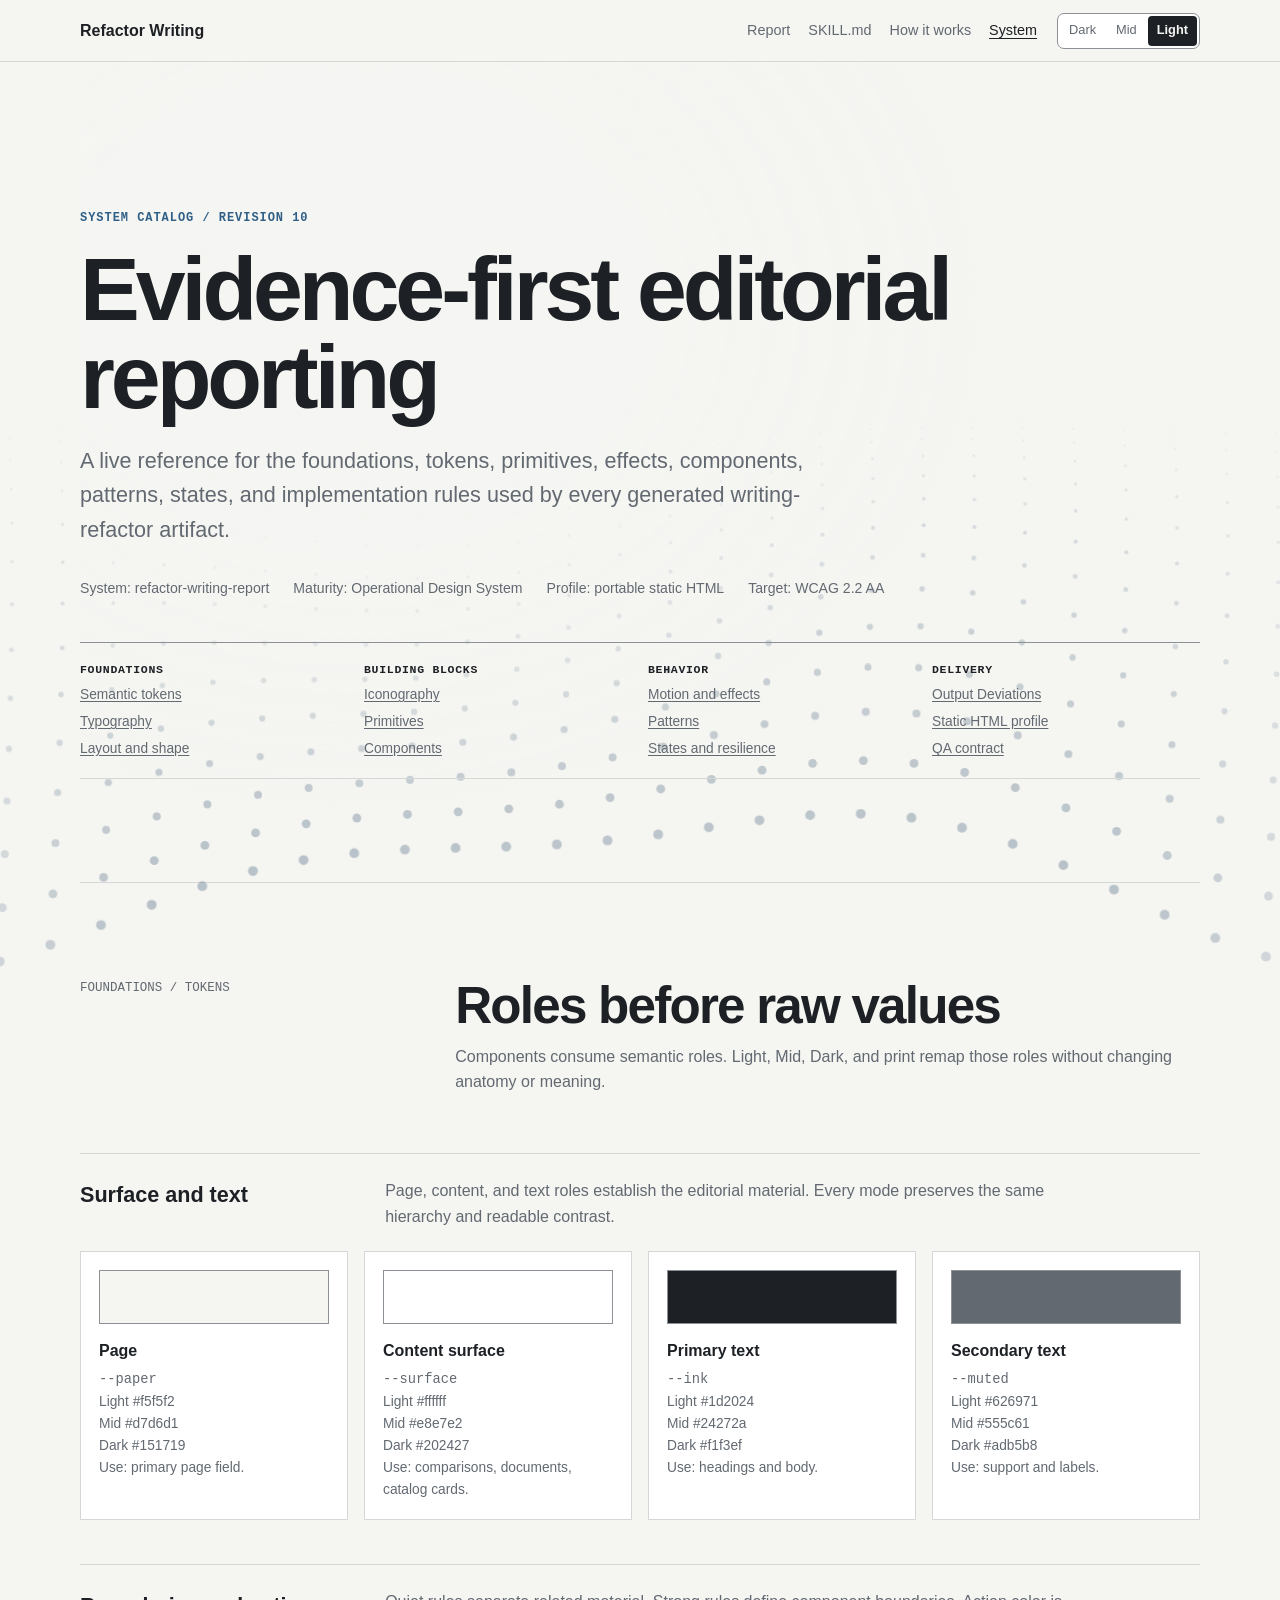
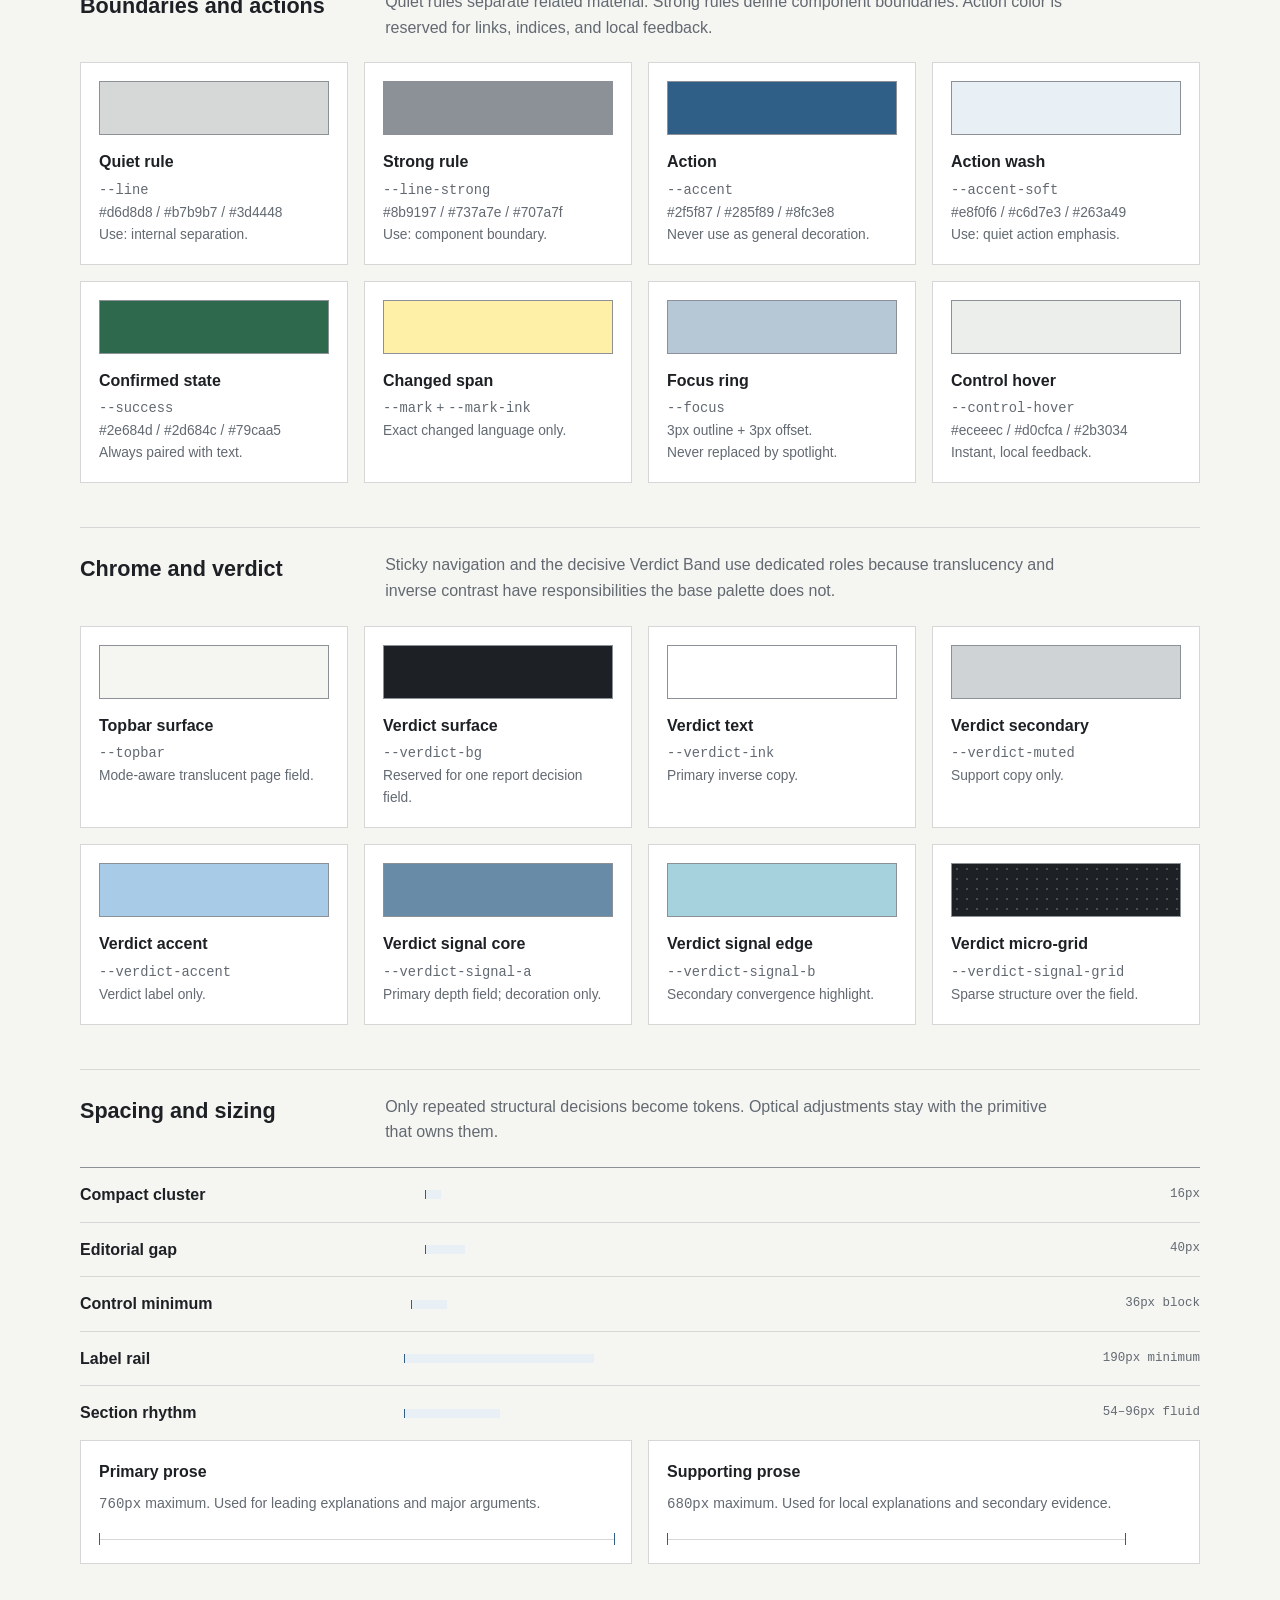
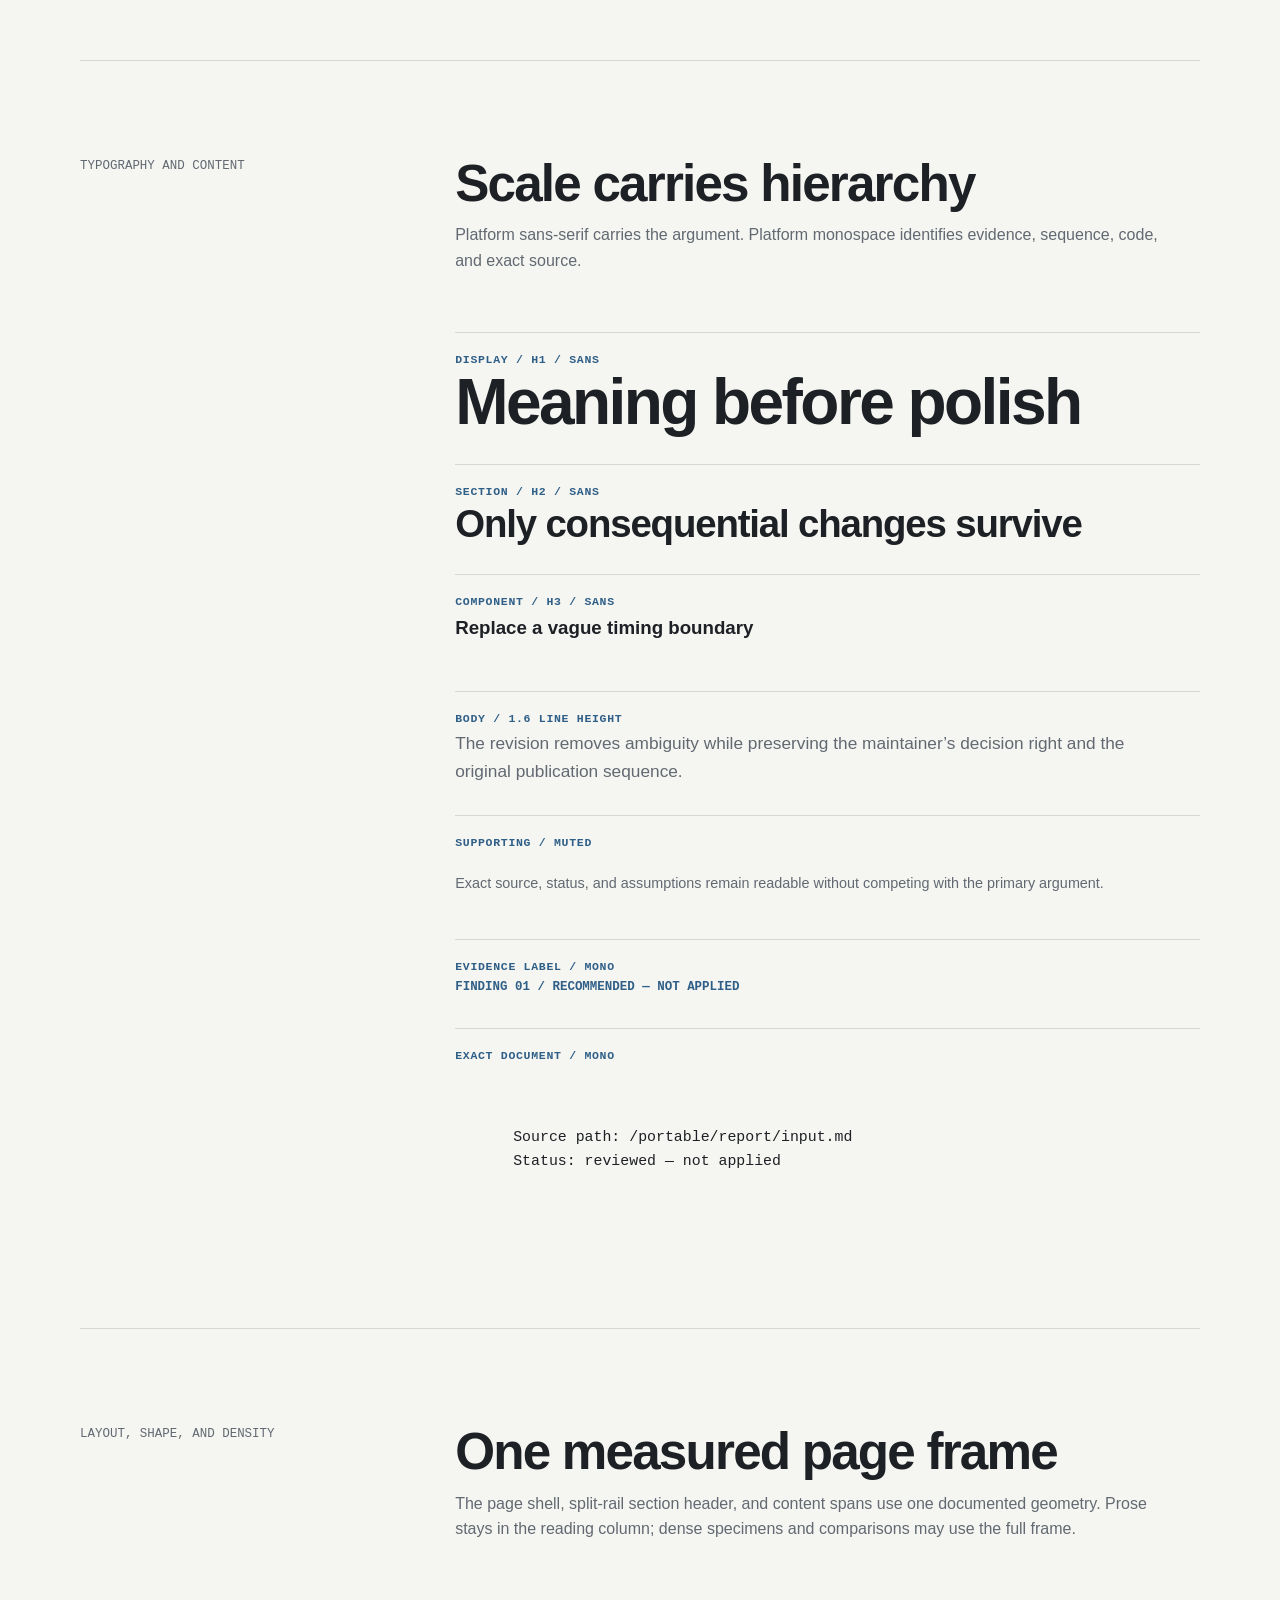
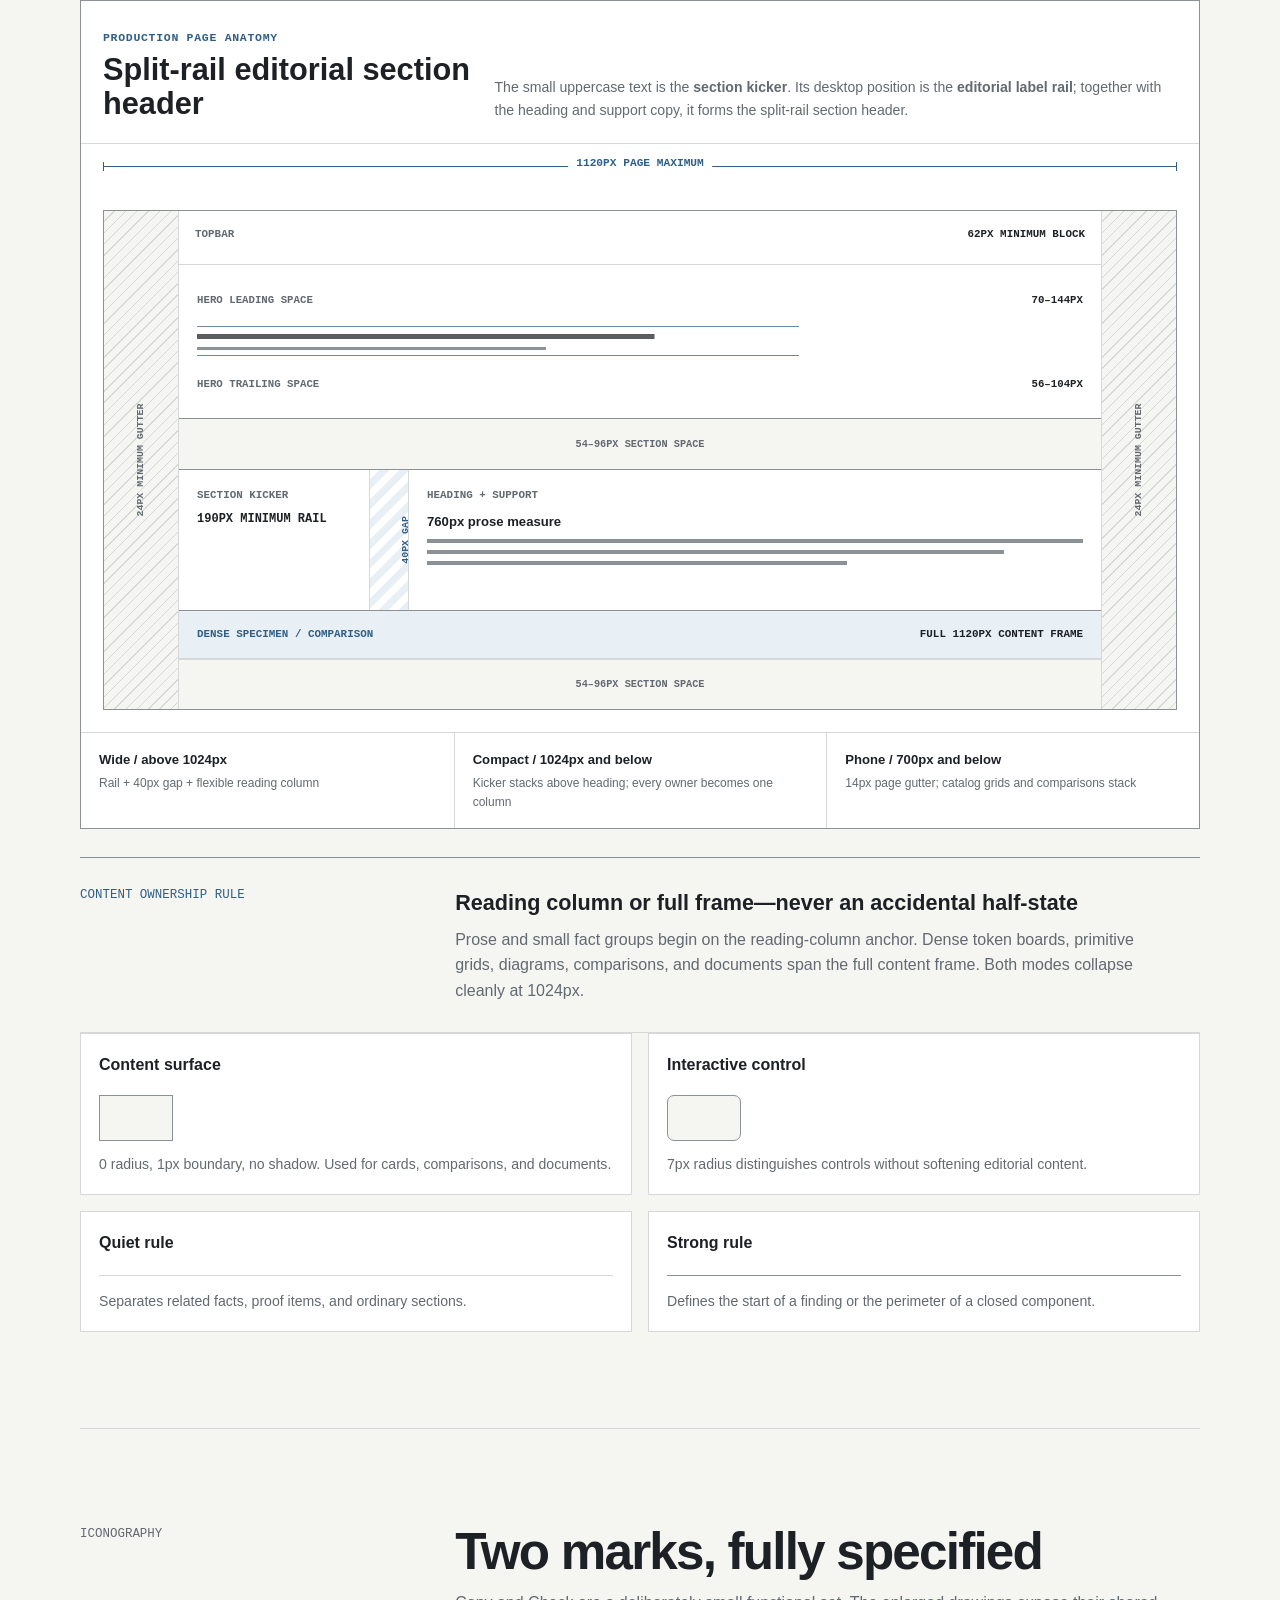
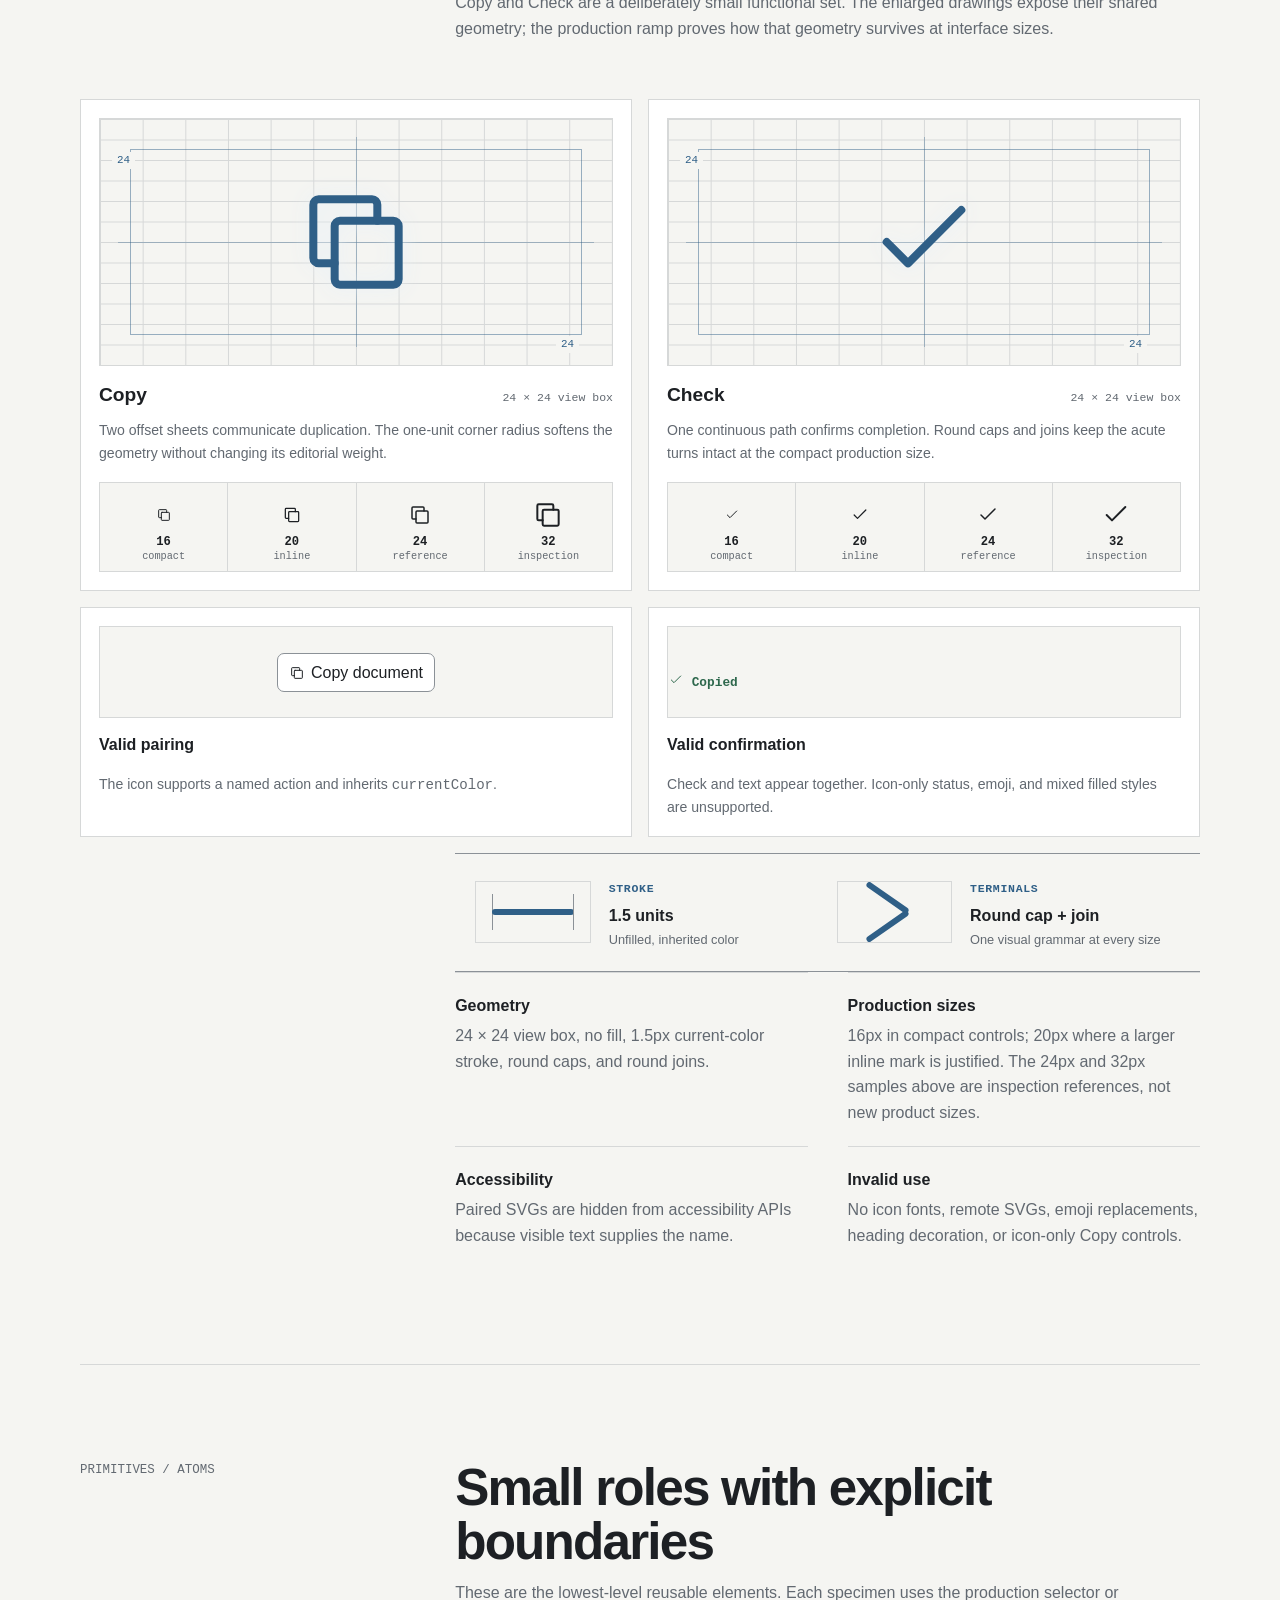
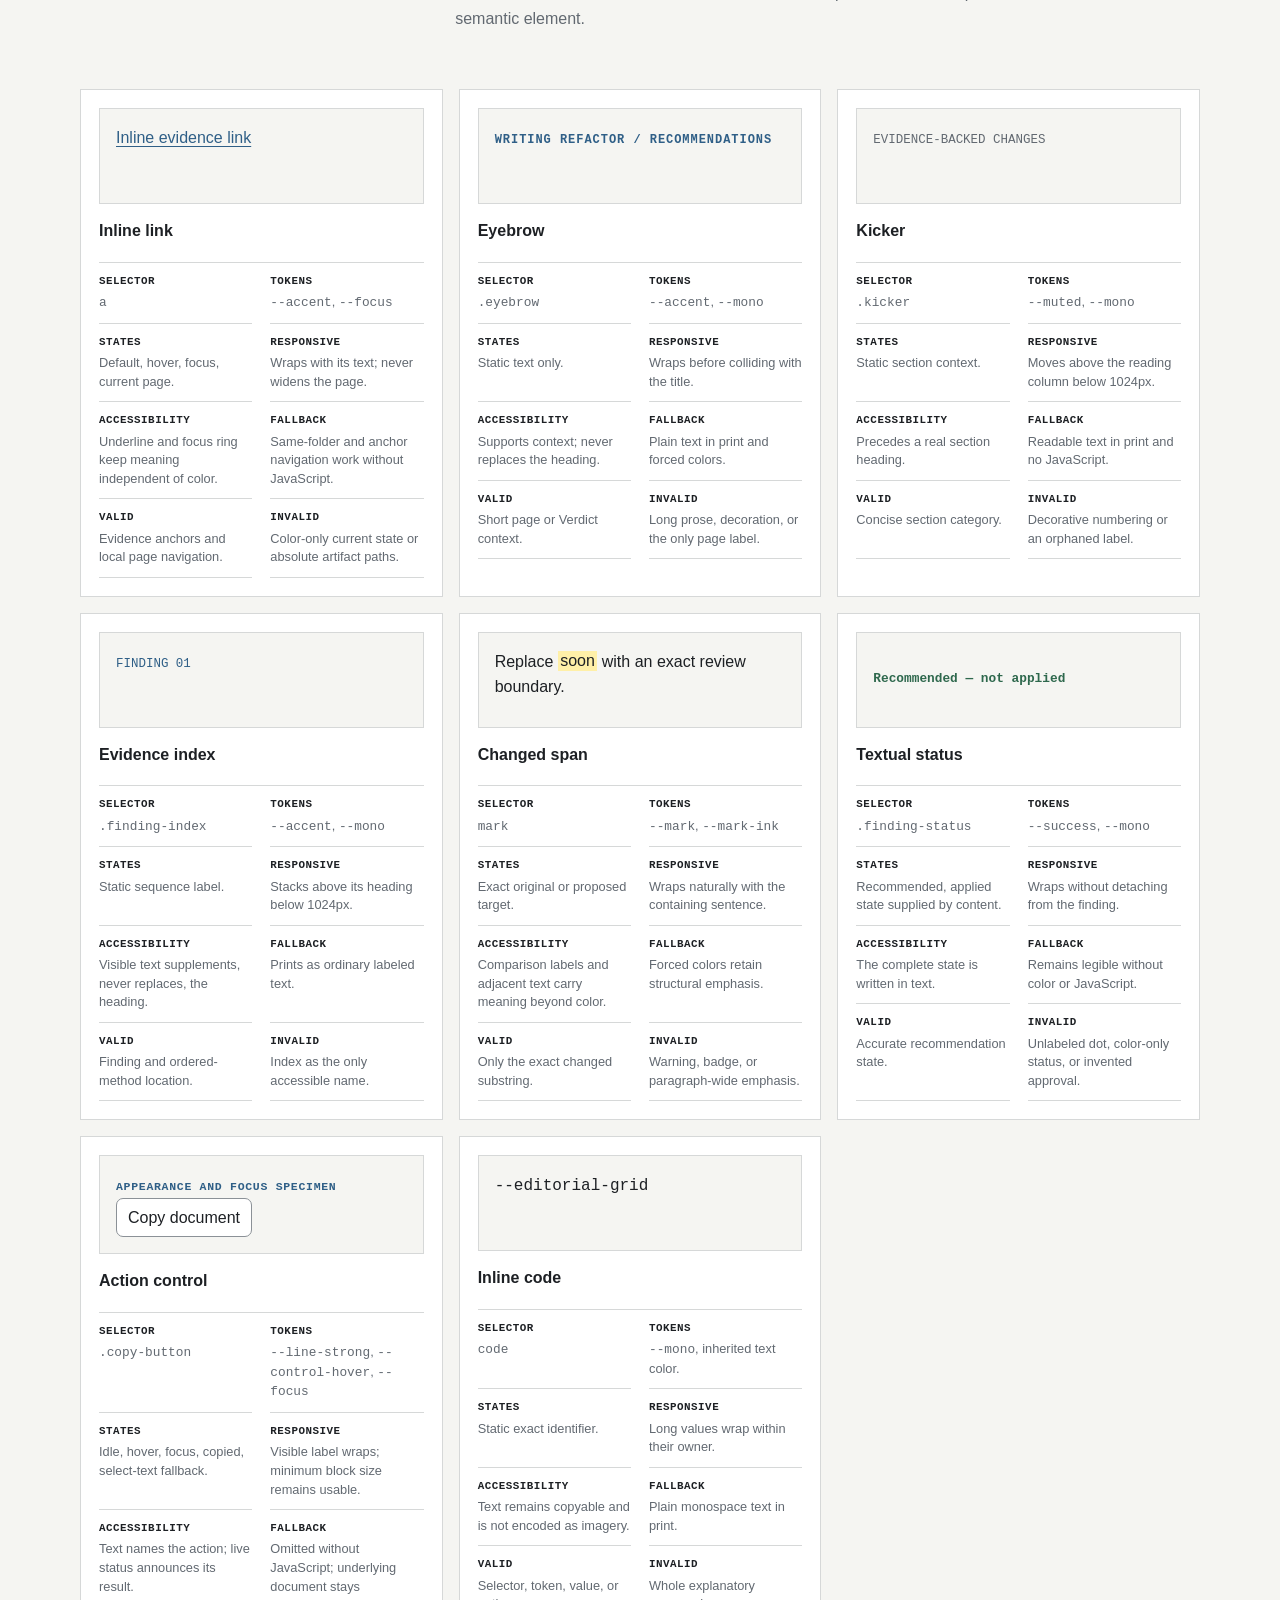
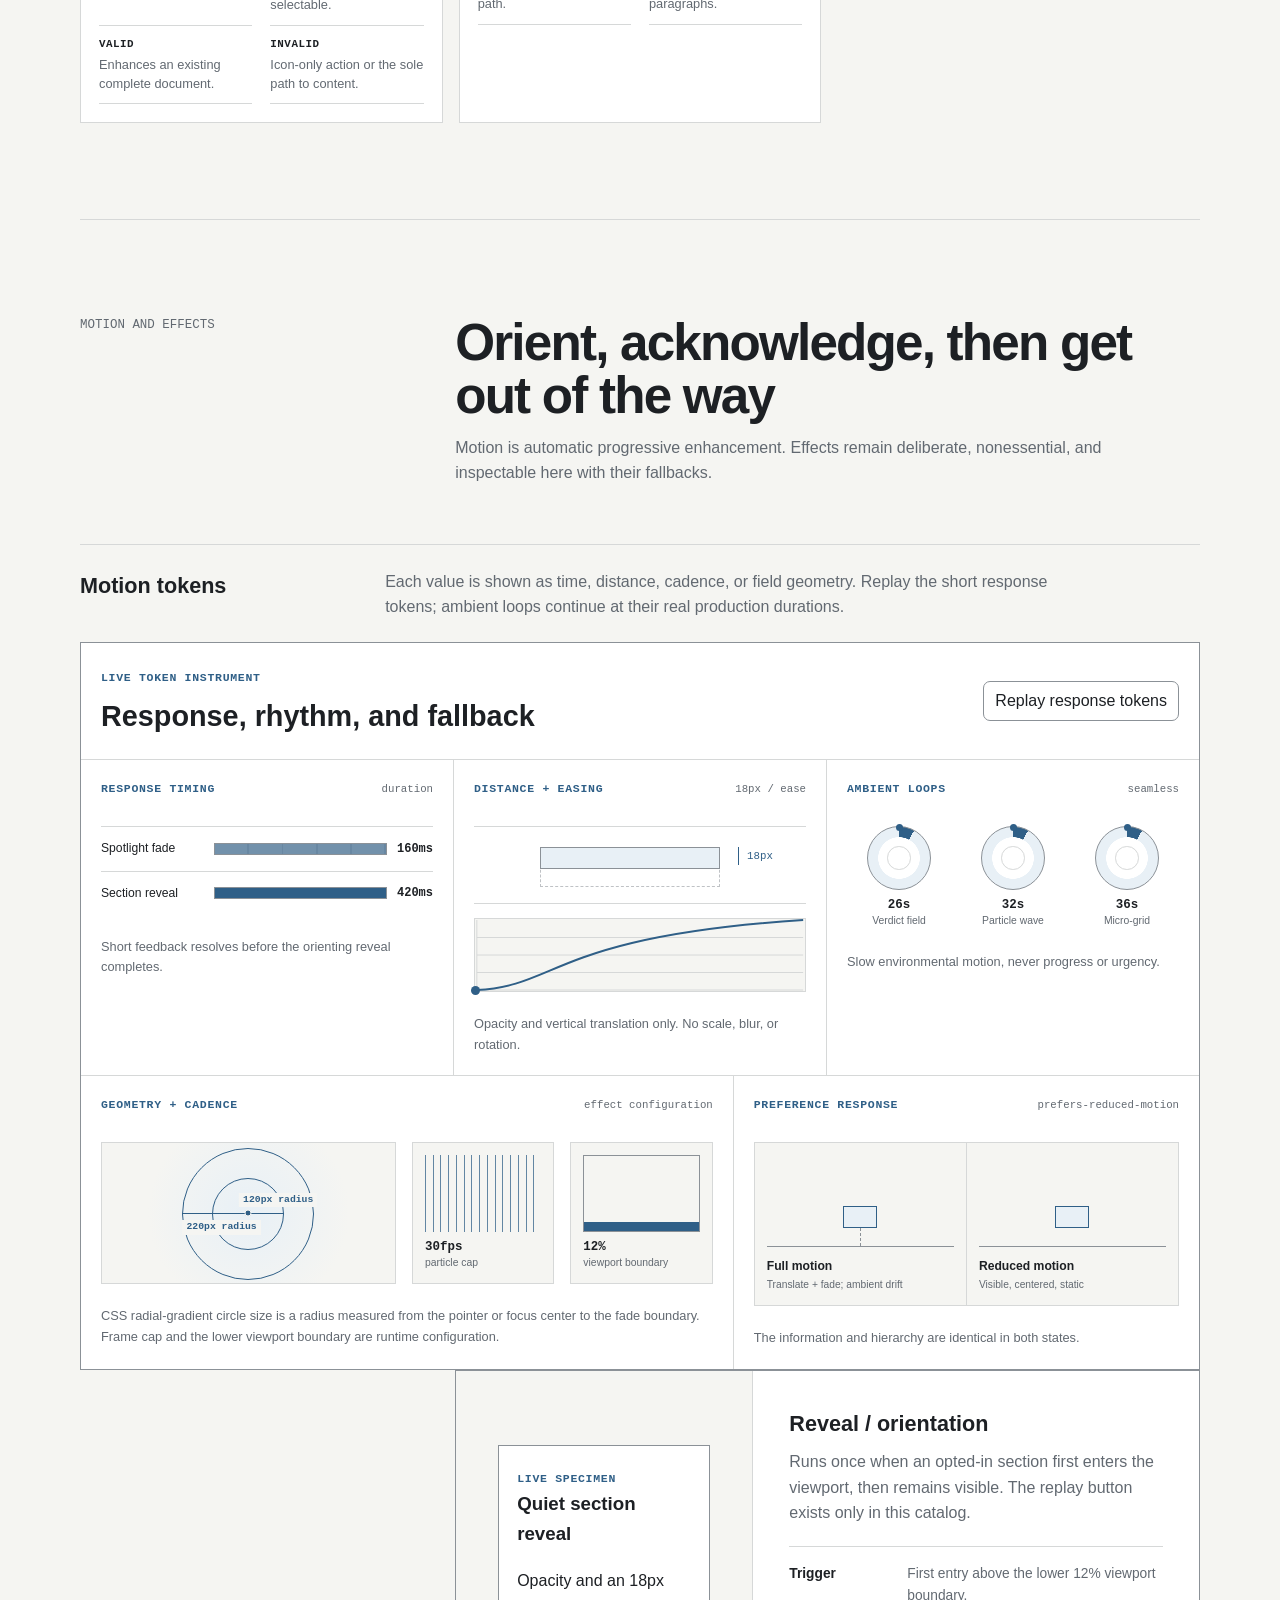
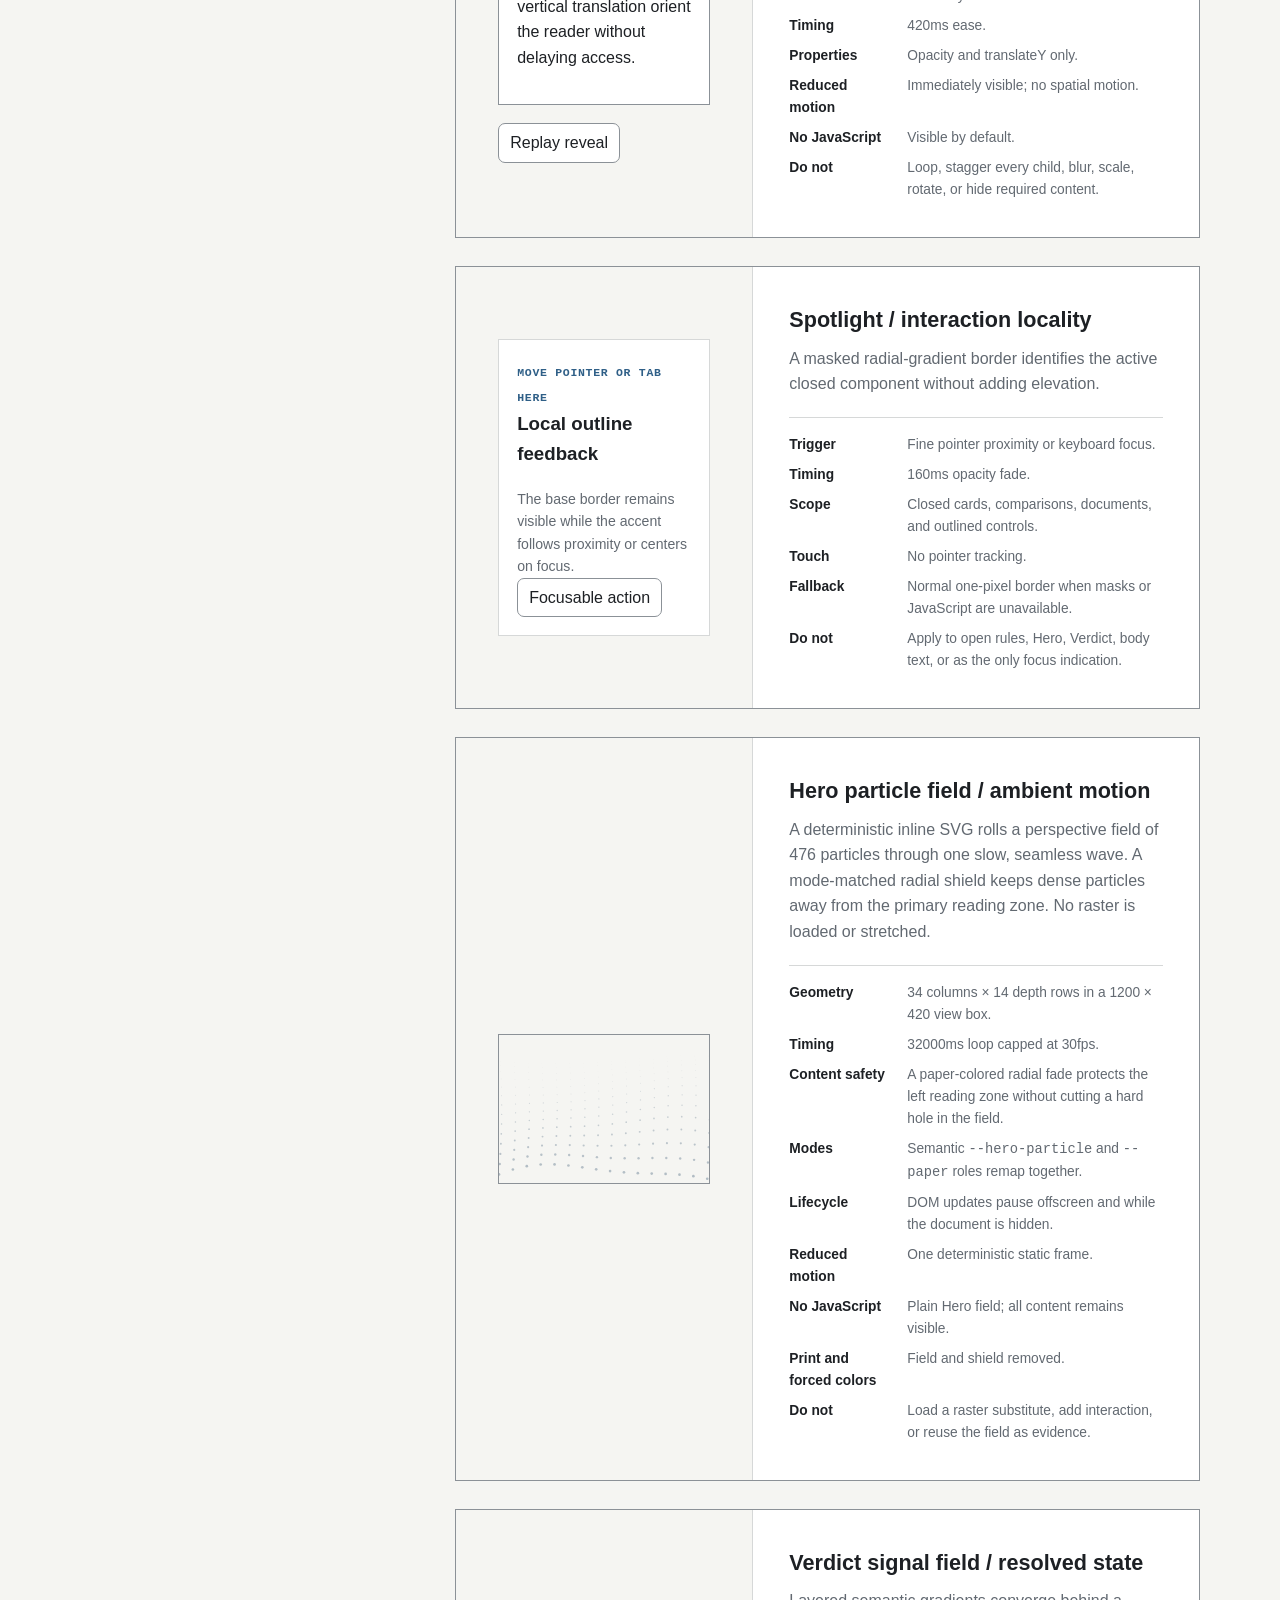
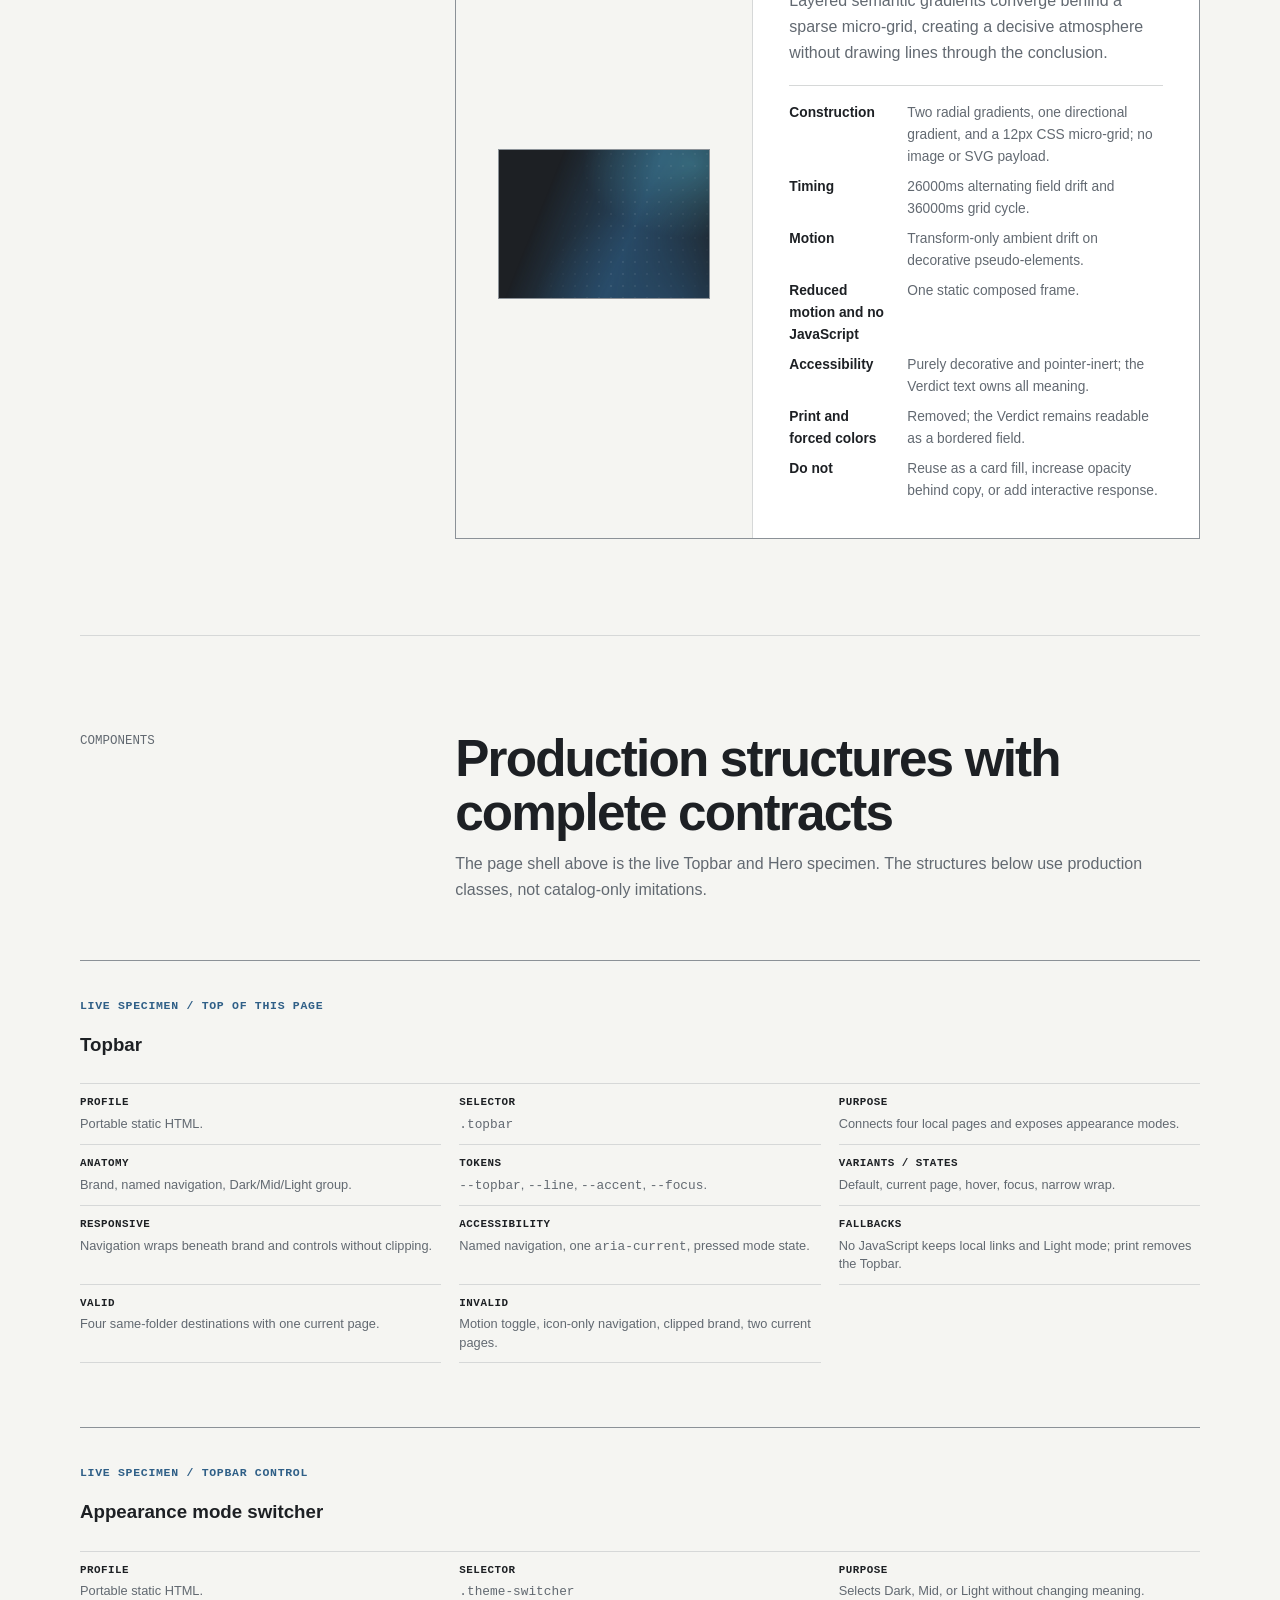
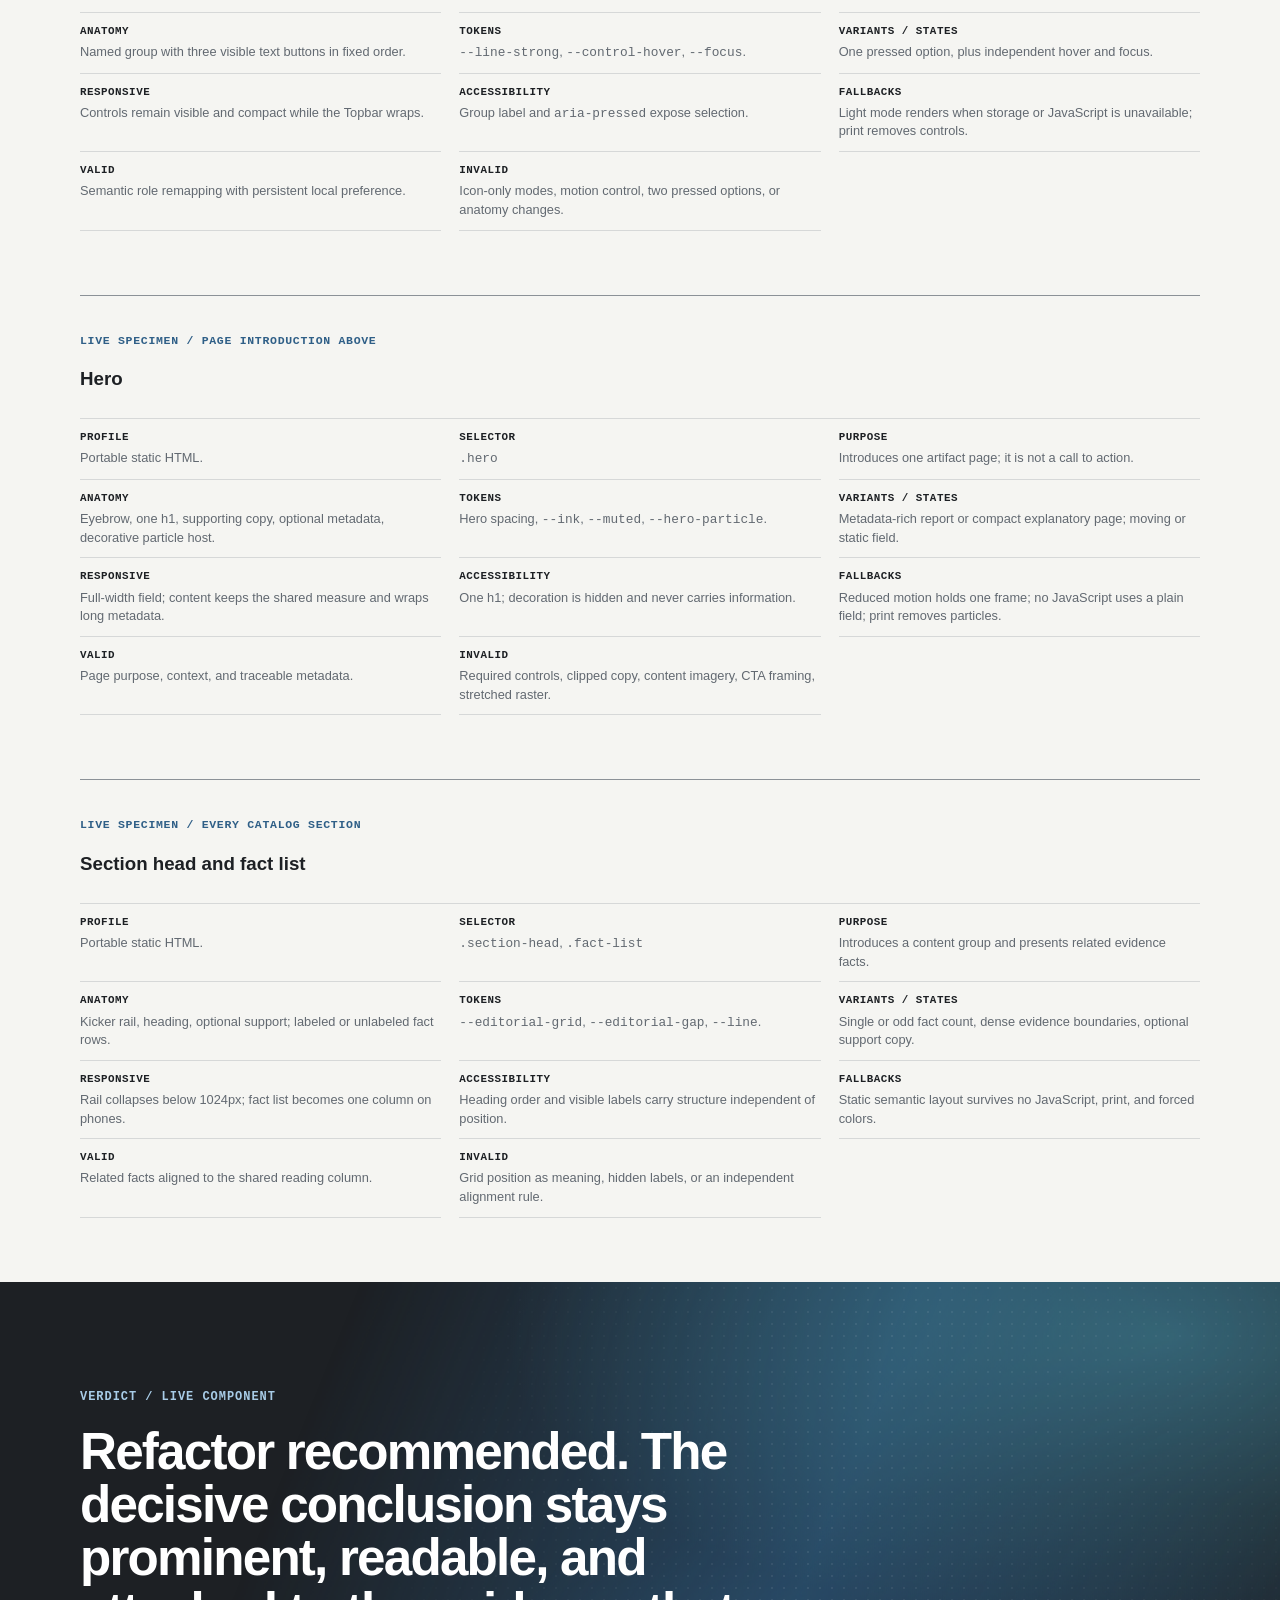
<file: refactor-writing/assets/report/design-system.html>
<!doctype html>
<html lang="en" class="no-js">
<head>
  <meta charset="utf-8">
  <meta name="viewport" content="width=device-width, initial-scale=1">
  <meta name="color-scheme" content="light dark">
  <link rel="icon" href="data:,">
  <title>Refactor Writing — Design system</title>
  <script>(()=>{let t="light";try{const s=localStorage.getItem("refactor-writing-theme");if(["dark","mid","light"].includes(s))t=s}catch{}document.documentElement.dataset.theme=t;document.documentElement.classList.replace("no-js","js")})()</script>
  <link rel="stylesheet" href="./artifact.css">
</head>
<body>
  <header class="topbar">
    <a class="brand" href="./report.html">Refactor Writing</a>
    <nav aria-label="Artifact navigation">
      <a href="./report.html">Report</a>
      <a href="./skill.html">SKILL.md</a>
      <a href="./how-it-works.html">How it works</a>
      <a href="./design-system.html" aria-current="page">System</a>
    </nav>
    <div class="theme-switcher" role="group" aria-label="Color mode">
      <button class="theme-option" type="button" data-theme-option="dark" aria-pressed="false">Dark</button>
      <button class="theme-option" type="button" data-theme-option="mid" aria-pressed="false">Mid</button>
      <button class="theme-option" type="button" data-theme-option="light" aria-pressed="true">Light</button>
    </div>
  </header>
  <noscript><p class="noscript-note">JavaScript is off. The complete catalog remains visible in Light mode; theme selection, reveal replay, spotlight outlines, and copy assistance are unavailable.</p></noscript>

  <main>
    <header class="hero reveal is-visible">
      <span class="eyebrow">System catalog / revision 10</span>
      <h1>Evidence-first editorial reporting</h1>
      <p>A live reference for the foundations, tokens, primitives, effects, components, patterns, states, and implementation rules used by every generated writing-refactor artifact.</p>
      <div class="meta-line">
        <span>System: refactor-writing-report</span>
        <span>Maturity: Operational Design System</span>
        <span>Profile: portable static HTML</span>
        <span>Target: WCAG 2.2 AA</span>
      </div>
      <nav class="catalog-index" aria-label="Design-system sections">
        <div class="catalog-index-group">
          <b>Foundations</b>
          <a href="#foundations">Semantic tokens</a>
          <a href="#type">Typography</a>
          <a href="#layout">Layout and shape</a>
        </div>
        <div class="catalog-index-group">
          <b>Building blocks</b>
          <a href="#iconography">Iconography</a>
          <a href="#primitives">Primitives</a>
          <a href="#components">Components</a>
        </div>
        <div class="catalog-index-group">
          <b>Behavior</b>
          <a href="#motion-effects">Motion and effects</a>
          <a href="#patterns">Patterns</a>
          <a href="#states">States and resilience</a>
        </div>
        <div class="catalog-index-group">
          <b>Delivery</b>
          <a href="#deviations">Output Deviations</a>
          <a href="#implementation">Static HTML profile</a>
          <a href="#qa">QA contract</a>
        </div>
      </nav>
    </header>

    <section class="section reveal" id="foundations">
      <div class="section-head">
        <span class="kicker">Foundations / tokens</span>
        <div>
          <h2>Roles before raw values</h2>
          <p class="section-copy">Components consume semantic roles. Light, Mid, Dark, and print remap those roles without changing anatomy or meaning.</p>
        </div>
      </div>

      <div class="catalog-family">
        <div class="catalog-family-head">
          <h3>Surface and text</h3>
          <p>Page, content, and text roles establish the editorial material. Every mode preserves the same hierarchy and readable contrast.</p>
        </div>
        <div class="catalog-grid token-grid">
          <article class="token-card"><span class="token-swatch swatch-paper"></span><h3>Page</h3><p><code>--paper</code><br>Light #f5f5f2<br>Mid #d7d6d1<br>Dark #151719<br>Use: primary page field.</p></article>
          <article class="token-card"><span class="token-swatch swatch-surface"></span><h3>Content surface</h3><p><code>--surface</code><br>Light #ffffff<br>Mid #e8e7e2<br>Dark #202427<br>Use: comparisons, documents, catalog cards.</p></article>
          <article class="token-card"><span class="token-swatch swatch-ink"></span><h3>Primary text</h3><p><code>--ink</code><br>Light #1d2024<br>Mid #24272a<br>Dark #f1f3ef<br>Use: headings and body.</p></article>
          <article class="token-card"><span class="token-swatch swatch-muted"></span><h3>Secondary text</h3><p><code>--muted</code><br>Light #626971<br>Mid #555c61<br>Dark #adb5b8<br>Use: support and labels.</p></article>
        </div>
      </div>

      <div class="catalog-family">
        <div class="catalog-family-head">
          <h3>Boundaries and actions</h3>
          <p>Quiet rules separate related material. Strong rules define component boundaries. Action color is reserved for links, indices, and local feedback.</p>
        </div>
        <div class="catalog-grid token-grid">
          <article class="token-card"><span class="token-swatch swatch-line"></span><h3>Quiet rule</h3><p><code>--line</code><br>#d6d8d8 / #b7b9b7 / #3d4448<br>Use: internal separation.</p></article>
          <article class="token-card"><span class="token-swatch swatch-line-strong"></span><h3>Strong rule</h3><p><code>--line-strong</code><br>#8b9197 / #737a7e / #707a7f<br>Use: component boundary.</p></article>
          <article class="token-card"><span class="token-swatch swatch-accent"></span><h3>Action</h3><p><code>--accent</code><br>#2f5f87 / #285f89 / #8fc3e8<br>Never use as general decoration.</p></article>
          <article class="token-card"><span class="token-swatch swatch-accent-soft"></span><h3>Action wash</h3><p><code>--accent-soft</code><br>#e8f0f6 / #c6d7e3 / #263a49<br>Use: quiet action emphasis.</p></article>
          <article class="token-card"><span class="token-swatch swatch-success"></span><h3>Confirmed state</h3><p><code>--success</code><br>#2e684d / #2d684c / #79caa5<br>Always paired with text.</p></article>
          <article class="token-card"><span class="token-swatch swatch-mark"></span><h3>Changed span</h3><p><code>--mark</code> + <code>--mark-ink</code><br>Exact changed language only.</p></article>
          <article class="token-card"><span class="token-swatch swatch-focus"></span><h3>Focus ring</h3><p><code>--focus</code><br>3px outline + 3px offset.<br>Never replaced by spotlight.</p></article>
          <article class="token-card"><span class="token-swatch swatch-control-hover"></span><h3>Control hover</h3><p><code>--control-hover</code><br>#eceeec / #d0cfca / #2b3034<br>Instant, local feedback.</p></article>
        </div>
      </div>

      <div class="catalog-family">
        <div class="catalog-family-head">
          <h3>Chrome and verdict</h3>
          <p>Sticky navigation and the decisive Verdict Band use dedicated roles because translucency and inverse contrast have responsibilities the base palette does not.</p>
        </div>
        <div class="catalog-grid token-grid">
          <article class="token-card"><span class="token-swatch swatch-topbar"></span><h3>Topbar surface</h3><p><code>--topbar</code><br>Mode-aware translucent page field.</p></article>
          <article class="token-card"><span class="token-swatch swatch-verdict-bg"></span><h3>Verdict surface</h3><p><code>--verdict-bg</code><br>Reserved for one report decision field.</p></article>
          <article class="token-card"><span class="token-swatch swatch-verdict-ink"></span><h3>Verdict text</h3><p><code>--verdict-ink</code><br>Primary inverse copy.</p></article>
          <article class="token-card"><span class="token-swatch swatch-verdict-muted"></span><h3>Verdict secondary</h3><p><code>--verdict-muted</code><br>Support copy only.</p></article>
          <article class="token-card"><span class="token-swatch swatch-verdict-accent"></span><h3>Verdict accent</h3><p><code>--verdict-accent</code><br>Verdict label only.</p></article>
          <article class="token-card"><span class="token-swatch swatch-verdict-signal-a"></span><h3>Verdict signal core</h3><p><code>--verdict-signal-a</code><br>Primary depth field; decoration only.</p></article>
          <article class="token-card"><span class="token-swatch swatch-verdict-signal-b"></span><h3>Verdict signal edge</h3><p><code>--verdict-signal-b</code><br>Secondary convergence highlight.</p></article>
          <article class="token-card"><span class="token-swatch swatch-verdict-grid"></span><h3>Verdict micro-grid</h3><p><code>--verdict-signal-grid</code><br>Sparse structure over the field.</p></article>
        </div>
      </div>

      <div class="catalog-family">
        <div class="catalog-family-head">
          <h3>Spacing and sizing</h3>
          <p>Only repeated structural decisions become tokens. Optical adjustments stay with the primitive that owns them.</p>
        </div>
        <div class="scale-list" aria-label="Structural spacing and sizing tokens">
          <div class="scale-row"><b>Compact cluster</b><span class="scale-sample" style="--sample-size:16px"></span><span>16px</span></div>
          <div class="scale-row"><b>Editorial gap</b><span class="scale-sample" style="--sample-size:40px"></span><span>40px</span></div>
          <div class="scale-row"><b>Control minimum</b><span class="scale-sample" style="--sample-size:36px"></span><span>36px block</span></div>
          <div class="scale-row"><b>Label rail</b><span class="scale-sample" style="--sample-size:190px"></span><span>190px minimum</span></div>
          <div class="scale-row"><b>Section rhythm</b><span class="scale-sample" style="--sample-size:96px"></span><span>54–96px fluid</span></div>
        </div>
        <div class="measure-grid">
          <article class="measure-specimen" style="--measure-size:100%"><b>Primary prose</b><p><code>760px</code> maximum. Used for leading explanations and major arguments.</p></article>
          <article class="measure-specimen" style="--measure-size:89%"><b>Supporting prose</b><p><code>680px</code> maximum. Used for local explanations and secondary evidence.</p></article>
        </div>
      </div>
    </section>

    <section class="section reveal" id="type">
      <div class="section-head">
        <span class="kicker">Typography and content</span>
        <div><h2>Scale carries hierarchy</h2><p class="section-copy">Platform sans-serif carries the argument. Platform monospace identifies evidence, sequence, code, and exact source.</p></div>
      </div>
      <div class="type-stack">
        <div><span class="specimen-label">Display / h1 / sans</span><p class="type-display">Meaning before polish</p></div>
        <div><span class="specimen-label">Section / h2 / sans</span><p class="type-heading">Only consequential changes survive</p></div>
        <div><span class="specimen-label">Component / h3 / sans</span><h3>Replace a vague timing boundary</h3></div>
        <div><span class="specimen-label">Body / 1.6 line height</span><p class="type-body">The revision removes ambiguity while preserving the maintainer’s decision right and the original publication sequence.</p></div>
        <div><span class="specimen-label">Supporting / muted</span><p class="source-note">Exact source, status, and assumptions remain readable without competing with the primary argument.</p></div>
        <div><span class="specimen-label">Evidence label / mono</span><p class="type-label">Finding 01 / Recommended — not applied</p></div>
        <div><span class="specimen-label">Exact document / mono</span><pre class="output-document">Source path: /portable/report/input.md
Status: reviewed — not applied</pre></div>
      </div>
    </section>

    <section class="section reveal" id="layout">
      <div class="section-head">
        <span class="kicker">Layout, shape, and density</span>
        <div><h2>One measured page frame</h2><p class="section-copy">The page shell, split-rail section header, and content spans use one documented geometry. Prose stays in the reading column; dense specimens and comparisons may use the full frame.</p></div>
      </div>
      <figure class="page-layout-specimen catalog-wide">
        <figcaption>
          <div><span class="specimen-label">Production page anatomy</span><h3>Split-rail editorial section header</h3></div>
          <p>The small uppercase text is the <b>section kicker</b>. Its desktop position is the <b>editorial label rail</b>; together with the heading and support copy, it forms the split-rail section header.</p>
        </figcaption>
        <div class="layout-width-rule" aria-hidden="true"><span>1120px page maximum</span></div>
        <div class="layout-page-frame">
          <div class="layout-gutter layout-gutter--start"><span>24px minimum gutter</span></div>
          <div class="layout-content-frame">
            <div class="layout-topbar-demo"><span>Topbar</span><b>62px minimum block</b></div>
            <div class="layout-hero-demo">
              <span>Hero leading space</span><b>70–144px</b>
              <i></i>
              <span>Hero trailing space</span><b>56–104px</b>
            </div>
            <div class="layout-section-demo">
              <div class="layout-section-space"><span>54–96px section space</span></div>
              <div class="layout-section-grid">
                <div class="layout-rail-demo"><span>Section kicker</span><b>190px minimum rail</b></div>
                <div class="layout-gap-demo"><span>40px gap</span></div>
                <div class="layout-reading-demo"><span>Heading + support</span><b>760px prose measure</b><i></i><i></i><i></i></div>
              </div>
              <div class="layout-span-demo"><span>Dense specimen / comparison</span><b>Full 1120px content frame</b></div>
              <div class="layout-section-space layout-section-space--end"><span>54–96px section space</span></div>
            </div>
          </div>
          <div class="layout-gutter layout-gutter--end"><span>24px minimum gutter</span></div>
        </div>
        <div class="layout-breakpoints">
          <div><b>Wide / above 1024px</b><span>Rail + 40px gap + flexible reading column</span></div>
          <div><b>Compact / 1024px and below</b><span>Kicker stacks above heading; every owner becomes one column</span></div>
          <div><b>Phone / 700px and below</b><span>14px page gutter; catalog grids and comparisons stack</span></div>
        </div>
      </figure>
      <div class="alignment-demo catalog-wide">
        <span class="finding-index">Content ownership rule</span>
        <div><h3>Reading column or full frame—never an accidental half-state</h3><p>Prose and small fact groups begin on the reading-column anchor. Dense token boards, primitive grids, diagrams, comparisons, and documents span the full content frame. Both modes collapse cleanly at 1024px.</p></div>
      </div>
      <div class="shape-grid catalog-wide">
        <article class="shape-card"><b>Content surface</b><span data-shape-sample="content"></span><p>0 radius, 1px boundary, no shadow. Used for cards, comparisons, and documents.</p></article>
        <article class="shape-card"><b>Interactive control</b><span data-shape-sample="control"></span><p>7px radius distinguishes controls without softening editorial content.</p></article>
        <article class="shape-card"><b>Quiet rule</b><span class="border-line"></span><p>Separates related facts, proof items, and ordinary sections.</p></article>
        <article class="shape-card"><b>Strong rule</b><span class="border-line is-strong"></span><p>Defines the start of a finding or the perimeter of a closed component.</p></article>
      </div>
    </section>

    <section class="section reveal" id="iconography">
      <div class="section-head">
        <span class="kicker">Iconography</span>
        <div><h2>Two marks, fully specified</h2><p class="section-copy">Copy and Check are a deliberately small functional set. The enlarged drawings expose their shared geometry; the production ramp proves how that geometry survives at interface sizes.</p></div>
      </div>
      <div class="icon-grid catalog-wide">
        <article class="icon-card icon-card--blueprint">
          <div class="icon-specimen icon-specimen--blueprint" aria-label="Enlarged construction drawing for the Copy icon">
            <span class="icon-axis icon-axis--x" aria-hidden="true"></span>
            <span class="icon-axis icon-axis--y" aria-hidden="true"></span>
            <span class="icon-coordinate icon-coordinate--x" aria-hidden="true">24</span>
            <span class="icon-coordinate icon-coordinate--y" aria-hidden="true">24</span>
            <svg class="icon icon--display" viewBox="0 0 24 24" aria-hidden="true" focusable="false"><rect x="8" y="8" width="12" height="12" rx="1"></rect><path d="M16 8V5a1 1 0 0 0-1-1H5a1 1 0 0 0-1 1v10a1 1 0 0 0 1 1h3"></path></svg>
          </div>
          <div class="icon-card-heading"><h3>Copy</h3><code>24 × 24 view box</code></div>
          <p>Two offset sheets communicate duplication. The one-unit corner radius softens the geometry without changing its editorial weight.</p>
          <div class="icon-size-ramp" aria-label="Copy icon production size ramp">
            <span class="icon-size-sample"><svg class="icon icon--sm" viewBox="0 0 24 24" aria-hidden="true"><rect x="8" y="8" width="12" height="12" rx="1"></rect><path d="M16 8V5a1 1 0 0 0-1-1H5a1 1 0 0 0-1 1v10a1 1 0 0 0 1 1h3"></path></svg><b>16</b><small>compact</small></span>
            <span class="icon-size-sample"><svg class="icon icon--md" viewBox="0 0 24 24" aria-hidden="true"><rect x="8" y="8" width="12" height="12" rx="1"></rect><path d="M16 8V5a1 1 0 0 0-1-1H5a1 1 0 0 0-1 1v10a1 1 0 0 0 1 1h3"></path></svg><b>20</b><small>inline</small></span>
            <span class="icon-size-sample"><svg class="icon icon--lg" viewBox="0 0 24 24" aria-hidden="true"><rect x="8" y="8" width="12" height="12" rx="1"></rect><path d="M16 8V5a1 1 0 0 0-1-1H5a1 1 0 0 0-1 1v10a1 1 0 0 0 1 1h3"></path></svg><b>24</b><small>reference</small></span>
            <span class="icon-size-sample"><svg class="icon icon--xl" viewBox="0 0 24 24" aria-hidden="true"><rect x="8" y="8" width="12" height="12" rx="1"></rect><path d="M16 8V5a1 1 0 0 0-1-1H5a1 1 0 0 0-1 1v10a1 1 0 0 0 1 1h3"></path></svg><b>32</b><small>inspection</small></span>
          </div>
        </article>
        <article class="icon-card icon-card--blueprint">
          <div class="icon-specimen icon-specimen--blueprint" aria-label="Enlarged construction drawing for the Check icon">
            <span class="icon-axis icon-axis--x" aria-hidden="true"></span>
            <span class="icon-axis icon-axis--y" aria-hidden="true"></span>
            <span class="icon-coordinate icon-coordinate--x" aria-hidden="true">24</span>
            <span class="icon-coordinate icon-coordinate--y" aria-hidden="true">24</span>
            <svg class="icon icon--display" viewBox="0 0 24 24" aria-hidden="true" focusable="false"><path d="m5 12 4 4L19 6"></path></svg>
          </div>
          <div class="icon-card-heading"><h3>Check</h3><code>24 × 24 view box</code></div>
          <p>One continuous path confirms completion. Round caps and joins keep the acute turns intact at the compact production size.</p>
          <div class="icon-size-ramp" aria-label="Check icon production size ramp">
            <span class="icon-size-sample"><svg class="icon icon--sm" viewBox="0 0 24 24" aria-hidden="true"><path d="m5 12 4 4L19 6"></path></svg><b>16</b><small>compact</small></span>
            <span class="icon-size-sample"><svg class="icon icon--md" viewBox="0 0 24 24" aria-hidden="true"><path d="m5 12 4 4L19 6"></path></svg><b>20</b><small>inline</small></span>
            <span class="icon-size-sample"><svg class="icon icon--lg" viewBox="0 0 24 24" aria-hidden="true"><path d="m5 12 4 4L19 6"></path></svg><b>24</b><small>reference</small></span>
            <span class="icon-size-sample"><svg class="icon icon--xl" viewBox="0 0 24 24" aria-hidden="true"><path d="m5 12 4 4L19 6"></path></svg><b>32</b><small>inspection</small></span>
          </div>
        </article>
        <article class="icon-card icon-card--usage">
          <div class="icon-specimen"><button class="copy-button" type="button"><svg class="icon icon--sm" viewBox="0 0 24 24" aria-hidden="true" focusable="false"><rect x="8" y="8" width="12" height="12" rx="1"></rect><path d="M16 8V5a1 1 0 0 0-1-1H5a1 1 0 0 0-1 1v10a1 1 0 0 0 1 1h3"></path></svg>Copy document</button></div>
          <b>Valid pairing</b><p>The icon supports a named action and inherits <code>currentColor</code>.</p>
        </article>
        <article class="icon-card icon-card--usage">
          <div class="icon-specimen"><span class="finding-status"><svg class="icon icon--sm" viewBox="0 0 24 24" aria-hidden="true" focusable="false"><path d="m5 12 4 4L19 6"></path></svg> Copied</span></div>
          <b>Valid confirmation</b><p>Check and text appear together. Icon-only status, emoji, and mixed filled styles are unsupported.</p>
        </article>
      </div>
      <div class="icon-construction-strip" aria-label="Shared icon construction rules">
        <div class="stroke-specimen" aria-hidden="true"><span></span></div>
        <div><span class="specimen-label">Stroke</span><b>1.5 units</b><p>Unfilled, inherited color</p></div>
        <div class="cap-specimen" aria-hidden="true"><span></span><i></i></div>
        <div><span class="specimen-label">Terminals</span><b>Round cap + join</b><p>One visual grammar at every size</p></div>
      </div>
      <div class="fact-list">
        <div class="fact"><b>Geometry</b><p>24 × 24 view box, no fill, 1.5px current-color stroke, round caps, and round joins.</p></div>
        <div class="fact"><b>Production sizes</b><p>16px in compact controls; 20px where a larger inline mark is justified. The 24px and 32px samples above are inspection references, not new product sizes.</p></div>
        <div class="fact"><b>Accessibility</b><p>Paired SVGs are hidden from accessibility APIs because visible text supplies the name.</p></div>
        <div class="fact"><b>Invalid use</b><p>No icon fonts, remote SVGs, emoji replacements, heading decoration, or icon-only Copy controls.</p></div>
      </div>
    </section>

    <section class="section reveal" id="primitives">
      <div class="section-head">
        <span class="kicker">Primitives / atoms</span>
        <div><h2>Small roles with explicit boundaries</h2><p class="section-copy">These are the lowest-level reusable elements. Each specimen uses the production selector or semantic element.</p></div>
      </div>
      <div class="primitive-grid catalog-wide">
        <article class="primitive-card" data-contract-kind="primitive" data-selector="a">
          <div class="primitive-specimen"><a href="#primitives">Inline evidence link</a></div><b>Inline link</b>
          <dl class="contract-summary"><div><dt>Selector</dt><dd><code>a</code></dd></div><div><dt>Tokens</dt><dd><code>--accent</code>, <code>--focus</code></dd></div><div><dt>States</dt><dd>Default, hover, focus, current page.</dd></div><div><dt>Responsive</dt><dd>Wraps with its text; never widens the page.</dd></div><div><dt>Accessibility</dt><dd>Underline and focus ring keep meaning independent of color.</dd></div><div><dt>Fallback</dt><dd>Same-folder and anchor navigation work without JavaScript.</dd></div><div><dt>Valid</dt><dd>Evidence anchors and local page navigation.</dd></div><div><dt>Invalid</dt><dd>Color-only current state or absolute artifact paths.</dd></div></dl>
        </article>
        <article class="primitive-card" data-contract-kind="primitive" data-selector=".eyebrow">
          <div class="primitive-specimen"><span class="eyebrow">Writing refactor / recommendations</span></div><b>Eyebrow</b>
          <dl class="contract-summary"><div><dt>Selector</dt><dd><code>.eyebrow</code></dd></div><div><dt>Tokens</dt><dd><code>--accent</code>, <code>--mono</code></dd></div><div><dt>States</dt><dd>Static text only.</dd></div><div><dt>Responsive</dt><dd>Wraps before colliding with the title.</dd></div><div><dt>Accessibility</dt><dd>Supports context; never replaces the heading.</dd></div><div><dt>Fallback</dt><dd>Plain text in print and forced colors.</dd></div><div><dt>Valid</dt><dd>Short page or Verdict context.</dd></div><div><dt>Invalid</dt><dd>Long prose, decoration, or the only page label.</dd></div></dl>
        </article>
        <article class="primitive-card" data-contract-kind="primitive" data-selector=".kicker">
          <div class="primitive-specimen"><span class="kicker">Evidence-backed changes</span></div><b>Kicker</b>
          <dl class="contract-summary"><div><dt>Selector</dt><dd><code>.kicker</code></dd></div><div><dt>Tokens</dt><dd><code>--muted</code>, <code>--mono</code></dd></div><div><dt>States</dt><dd>Static section context.</dd></div><div><dt>Responsive</dt><dd>Moves above the reading column below 1024px.</dd></div><div><dt>Accessibility</dt><dd>Precedes a real section heading.</dd></div><div><dt>Fallback</dt><dd>Readable text in print and no JavaScript.</dd></div><div><dt>Valid</dt><dd>Concise section category.</dd></div><div><dt>Invalid</dt><dd>Decorative numbering or an orphaned label.</dd></div></dl>
        </article>
        <article class="primitive-card" data-contract-kind="primitive" data-selector=".finding-index">
          <div class="primitive-specimen"><span class="finding-index">Finding 01</span></div><b>Evidence index</b>
          <dl class="contract-summary"><div><dt>Selector</dt><dd><code>.finding-index</code></dd></div><div><dt>Tokens</dt><dd><code>--accent</code>, <code>--mono</code></dd></div><div><dt>States</dt><dd>Static sequence label.</dd></div><div><dt>Responsive</dt><dd>Stacks above its heading below 1024px.</dd></div><div><dt>Accessibility</dt><dd>Visible text supplements, never replaces, the heading.</dd></div><div><dt>Fallback</dt><dd>Prints as ordinary labeled text.</dd></div><div><dt>Valid</dt><dd>Finding and ordered-method location.</dd></div><div><dt>Invalid</dt><dd>Index as the only accessible name.</dd></div></dl>
        </article>
        <article class="primitive-card" data-contract-kind="primitive" data-selector="mark">
          <div class="primitive-specimen">Replace <mark>soon</mark> with an exact review boundary.</div><b>Changed span</b>
          <dl class="contract-summary"><div><dt>Selector</dt><dd><code>mark</code></dd></div><div><dt>Tokens</dt><dd><code>--mark</code>, <code>--mark-ink</code></dd></div><div><dt>States</dt><dd>Exact original or proposed target.</dd></div><div><dt>Responsive</dt><dd>Wraps naturally with the containing sentence.</dd></div><div><dt>Accessibility</dt><dd>Comparison labels and adjacent text carry meaning beyond color.</dd></div><div><dt>Fallback</dt><dd>Forced colors retain structural emphasis.</dd></div><div><dt>Valid</dt><dd>Only the exact changed substring.</dd></div><div><dt>Invalid</dt><dd>Warning, badge, or paragraph-wide emphasis.</dd></div></dl>
        </article>
        <article class="primitive-card" data-contract-kind="primitive" data-selector=".finding-status">
          <div class="primitive-specimen"><span class="finding-status">Recommended — not applied</span></div><b>Textual status</b>
          <dl class="contract-summary"><div><dt>Selector</dt><dd><code>.finding-status</code></dd></div><div><dt>Tokens</dt><dd><code>--success</code>, <code>--mono</code></dd></div><div><dt>States</dt><dd>Recommended, applied state supplied by content.</dd></div><div><dt>Responsive</dt><dd>Wraps without detaching from the finding.</dd></div><div><dt>Accessibility</dt><dd>The complete state is written in text.</dd></div><div><dt>Fallback</dt><dd>Remains legible without color or JavaScript.</dd></div><div><dt>Valid</dt><dd>Accurate recommendation state.</dd></div><div><dt>Invalid</dt><dd>Unlabeled dot, color-only status, or invented approval.</dd></div></dl>
        </article>
        <article class="primitive-card" data-contract-kind="primitive" data-selector=".copy-button">
          <div class="primitive-specimen"><span class="specimen-label">Appearance and focus specimen</span><button class="copy-button" type="button">Copy document</button></div><b>Action control</b>
          <dl class="contract-summary"><div><dt>Selector</dt><dd><code>.copy-button</code></dd></div><div><dt>Tokens</dt><dd><code>--line-strong</code>, <code>--control-hover</code>, <code>--focus</code></dd></div><div><dt>States</dt><dd>Idle, hover, focus, copied, select-text fallback.</dd></div><div><dt>Responsive</dt><dd>Visible label wraps; minimum block size remains usable.</dd></div><div><dt>Accessibility</dt><dd>Text names the action; live status announces its result.</dd></div><div><dt>Fallback</dt><dd>Omitted without JavaScript; underlying document stays selectable.</dd></div><div><dt>Valid</dt><dd>Enhances an existing complete document.</dd></div><div><dt>Invalid</dt><dd>Icon-only action or the sole path to content.</dd></div></dl>
        </article>
        <article class="primitive-card" data-contract-kind="primitive" data-selector="code">
          <div class="primitive-specimen"><code>--editorial-grid</code></div><b>Inline code</b>
          <dl class="contract-summary"><div><dt>Selector</dt><dd><code>code</code></dd></div><div><dt>Tokens</dt><dd><code>--mono</code>, inherited text color.</dd></div><div><dt>States</dt><dd>Static exact identifier.</dd></div><div><dt>Responsive</dt><dd>Long values wrap within their owner.</dd></div><div><dt>Accessibility</dt><dd>Text remains copyable and is not encoded as imagery.</dd></div><div><dt>Fallback</dt><dd>Plain monospace text in print.</dd></div><div><dt>Valid</dt><dd>Selector, token, value, or path.</dd></div><div><dt>Invalid</dt><dd>Whole explanatory paragraphs.</dd></div></dl>
        </article>
      </div>
    </section>

    <section class="section reveal" id="motion-effects">
      <div class="section-head">
        <span class="kicker">Motion and effects</span>
        <div><h2>Orient, acknowledge, then get out of the way</h2><p class="section-copy">Motion is automatic progressive enhancement. Effects remain deliberate, nonessential, and inspectable here with their fallbacks.</p></div>
      </div>

      <div class="catalog-family">
        <div class="catalog-family-head"><h3>Motion tokens</h3><p>Each value is shown as time, distance, cadence, or field geometry. Replay the short response tokens; ambient loops continue at their real production durations.</p></div>
        <div class="motion-token-board" id="motionTokenBoard">
          <div class="motion-board-head">
            <div><span class="specimen-label">Live token instrument</span><h3>Response, rhythm, and fallback</h3></div>
            <button class="replay-button" type="button" data-replay-motion-tokens aria-controls="motionTokenBoard">Replay response tokens</button>
          </div>

          <article class="motion-token-visual motion-token-visual--timing">
            <div class="motion-visual-heading"><span class="specimen-label">Response timing</span><code>duration</code></div>
            <div class="motion-lane">
              <span>Spotlight fade</span>
              <div class="motion-track" aria-hidden="true"><i class="motion-fill motion-fill--spotlight"></i></div>
              <b>160ms</b>
            </div>
            <div class="motion-lane">
              <span>Section reveal</span>
              <div class="motion-track" aria-hidden="true"><i class="motion-fill motion-fill--reveal"></i></div>
              <b>420ms</b>
            </div>
            <p>Short feedback resolves before the orienting reveal completes.</p>
          </article>

          <article class="motion-token-visual motion-token-visual--spatial">
            <div class="motion-visual-heading"><span class="specimen-label">Distance + easing</span><code>18px / ease</code></div>
            <div class="distance-instrument" aria-hidden="true">
              <span class="distance-origin"></span>
              <span class="distance-target"></span>
              <i>18px</i>
            </div>
            <div class="easing-instrument" aria-hidden="true">
              <svg viewBox="0 0 180 74" preserveAspectRatio="none"><path class="easing-grid" d="M1 1V73H179 M1 55H179 M1 37H179 M1 19H179"></path><path class="easing-curve" d="M1 73 C46 69 42 18 179 1"></path></svg>
              <span class="easing-runner"></span>
            </div>
            <p>Opacity and vertical translation only. No scale, blur, or rotation.</p>
          </article>

          <article class="motion-token-visual motion-token-visual--loops">
            <div class="motion-visual-heading"><span class="specimen-label">Ambient loops</span><code>seamless</code></div>
            <div class="loop-instrument" aria-label="Three live ambient loop duration specimens">
              <div><span class="loop-dial loop-dial--verdict" aria-hidden="true"><i></i></span><b>26s</b><small>Verdict field</small></div>
              <div><span class="loop-dial loop-dial--particle" aria-hidden="true"><i></i></span><b>32s</b><small>Particle wave</small></div>
              <div><span class="loop-dial loop-dial--micro" aria-hidden="true"><i></i></span><b>36s</b><small>Micro-grid</small></div>
            </div>
            <p>Slow environmental motion, never progress or urgency.</p>
          </article>

          <article class="motion-token-visual motion-token-visual--geometry">
            <div class="motion-visual-heading"><span class="specimen-label">Geometry + cadence</span><code>effect configuration</code></div>
            <div class="geometry-instrument">
              <div class="spotlight-radii" aria-label="Control and card spotlight radii">
                <span class="spotlight-ring spotlight-ring--card" aria-hidden="true"></span>
                <span class="spotlight-ring spotlight-ring--control" aria-hidden="true"></span>
                <span class="spotlight-center" aria-hidden="true"></span>
                <span class="spotlight-measure spotlight-measure--card"><i aria-hidden="true"></i><b>220px radius</b></span>
                <span class="spotlight-measure spotlight-measure--control"><i aria-hidden="true"></i><b>120px radius</b></span>
              </div>
              <div class="cadence-gauge"><span aria-hidden="true"></span><b>30fps</b><small>particle cap</small></div>
              <div class="threshold-gauge"><span aria-hidden="true"></span><b>12%</b><small>viewport boundary</small></div>
            </div>
            <p>CSS radial-gradient circle size is a radius measured from the pointer or focus center to the fade boundary. Frame cap and the lower viewport boundary are runtime configuration.</p>
          </article>

          <article class="motion-token-visual motion-token-visual--fallback">
            <div class="motion-visual-heading"><span class="specimen-label">Preference response</span><code>prefers-reduced-motion</code></div>
            <div class="preference-comparison">
              <div><span class="preference-stage preference-stage--motion" aria-hidden="true"><i></i></span><b>Full motion</b><small>Translate + fade; ambient drift</small></div>
              <div><span class="preference-stage preference-stage--still" aria-hidden="true"><i></i></span><b>Reduced motion</b><small>Visible, centered, static</small></div>
            </div>
            <p>The information and hierarchy are identical in both states.</p>
          </article>
        </div>
      </div>

      <div class="effect-list">
        <article class="effect-specimen">
          <div class="effect-stage">
            <div>
              <div class="motion-demo-target" id="revealDemo"><span class="specimen-label">Live specimen</span><h3>Quiet section reveal</h3><p>Opacity and an 18px vertical translation orient the reader without delaying access.</p></div>
              <button class="replay-button" type="button" data-replay-reveal aria-controls="revealDemo">Replay reveal</button>
            </div>
          </div>
          <div class="effect-contract">
            <h3>Reveal / orientation</h3>
            <p>Runs once when an opted-in section first enters the viewport, then remains visible. The replay button exists only in this catalog.</p>
            <dl><dt>Trigger</dt><dd>First entry above the lower 12% viewport boundary.</dd><dt>Timing</dt><dd>420ms ease.</dd><dt>Properties</dt><dd>Opacity and translateY only.</dd><dt>Reduced motion</dt><dd>Immediately visible; no spatial motion.</dd><dt>No JavaScript</dt><dd>Visible by default.</dd><dt>Do not</dt><dd>Loop, stagger every child, blur, scale, rotate, or hide required content.</dd></dl>
          </div>
        </article>

        <article class="effect-specimen">
          <div class="effect-stage">
            <article class="primitive-card"><span class="specimen-label">Move pointer or tab here</span><h3>Local outline feedback</h3><p>The base border remains visible while the accent follows proximity or centers on focus.</p><button class="copy-button" type="button">Focusable action</button></article>
          </div>
          <div class="effect-contract">
            <h3>Spotlight / interaction locality</h3>
            <p>A masked radial-gradient border identifies the active closed component without adding elevation.</p>
            <dl><dt>Trigger</dt><dd>Fine pointer proximity or keyboard focus.</dd><dt>Timing</dt><dd>160ms opacity fade.</dd><dt>Scope</dt><dd>Closed cards, comparisons, documents, and outlined controls.</dd><dt>Touch</dt><dd>No pointer tracking.</dd><dt>Fallback</dt><dd>Normal one-pixel border when masks or JavaScript are unavailable.</dd><dt>Do not</dt><dd>Apply to open rules, Hero, Verdict, body text, or as the only focus indication.</dd></dl>
          </div>
        </article>

        <article class="effect-specimen">
          <div class="effect-stage"><div class="material-hero-sample" data-particle-wave-host aria-label="Live procedural Hero particle-wave specimen"></div></div>
          <div class="effect-contract">
            <h3>Hero particle field / ambient motion</h3>
            <p>A deterministic inline SVG rolls a perspective field of 476 particles through one slow, seamless wave. A mode-matched radial shield keeps dense particles away from the primary reading zone. No raster is loaded or stretched.</p>
            <dl><dt>Geometry</dt><dd>34 columns × 14 depth rows in a 1200 × 420 view box.</dd><dt>Timing</dt><dd>32000ms loop capped at 30fps.</dd><dt>Content safety</dt><dd>A paper-colored radial fade protects the left reading zone without cutting a hard hole in the field.</dd><dt>Modes</dt><dd>Semantic <code>--hero-particle</code> and <code>--paper</code> roles remap together.</dd><dt>Lifecycle</dt><dd>DOM updates pause offscreen and while the document is hidden.</dd><dt>Reduced motion</dt><dd>One deterministic static frame.</dd><dt>No JavaScript</dt><dd>Plain Hero field; all content remains visible.</dd><dt>Print and forced colors</dt><dd>Field and shield removed.</dd><dt>Do not</dt><dd>Load a raster substitute, add interaction, or reuse the field as evidence.</dd></dl>
          </div>
        </article>

        <article class="effect-specimen">
          <div class="effect-stage">
            <div class="material-verdict-sample" aria-label="Live Verdict signal-field material specimen">
            </div>
          </div>
          <div class="effect-contract">
            <h3>Verdict signal field / resolved state</h3>
            <p>Layered semantic gradients converge behind a sparse micro-grid, creating a decisive atmosphere without drawing lines through the conclusion.</p>
            <dl><dt>Construction</dt><dd>Two radial gradients, one directional gradient, and a 12px CSS micro-grid; no image or SVG payload.</dd><dt>Timing</dt><dd>26000ms alternating field drift and 36000ms grid cycle.</dd><dt>Motion</dt><dd>Transform-only ambient drift on decorative pseudo-elements.</dd><dt>Reduced motion and no JavaScript</dt><dd>One static composed frame.</dd><dt>Accessibility</dt><dd>Purely decorative and pointer-inert; the Verdict text owns all meaning.</dd><dt>Print and forced colors</dt><dd>Removed; the Verdict remains readable as a bordered field.</dd><dt>Do not</dt><dd>Reuse as a card fill, increase opacity behind copy, or add interactive response.</dd></dl>
          </div>
        </article>
      </div>
    </section>

    <section class="section" id="components">
      <div class="section-head reveal">
        <span class="kicker">Components</span>
        <div><h2>Production structures with complete contracts</h2><p class="section-copy">The page shell above is the live Topbar and Hero specimen. The structures below use production classes, not catalog-only imitations.</p></div>
      </div>

      <div class="component-list">
        <article class="component-contract" data-contract-kind="component" data-selector=".topbar">
          <span class="component-live-label">Live specimen / top of this page</span>
          <h3>Topbar</h3>
          <dl class="contract-summary contract-summary--component"><div><dt>Profile</dt><dd>Portable static HTML.</dd></div><div><dt>Selector</dt><dd><code>.topbar</code></dd></div><div><dt>Purpose</dt><dd>Connects four local pages and exposes appearance modes.</dd></div><div><dt>Anatomy</dt><dd>Brand, named navigation, Dark/Mid/Light group.</dd></div><div><dt>Tokens</dt><dd><code>--topbar</code>, <code>--line</code>, <code>--accent</code>, <code>--focus</code>.</dd></div><div><dt>Variants / states</dt><dd>Default, current page, hover, focus, narrow wrap.</dd></div><div><dt>Responsive</dt><dd>Navigation wraps beneath brand and controls without clipping.</dd></div><div><dt>Accessibility</dt><dd>Named navigation, one <code>aria-current</code>, pressed mode state.</dd></div><div><dt>Fallbacks</dt><dd>No JavaScript keeps local links and Light mode; print removes the Topbar.</dd></div><div><dt>Valid</dt><dd>Four same-folder destinations with one current page.</dd></div><div><dt>Invalid</dt><dd>Motion toggle, icon-only navigation, clipped brand, two current pages.</dd></div></dl>
        </article>
        <article class="component-contract" data-contract-kind="component" data-selector=".theme-switcher">
          <span class="component-live-label">Live specimen / topbar control</span>
          <h3>Appearance mode switcher</h3>
          <dl class="contract-summary contract-summary--component"><div><dt>Profile</dt><dd>Portable static HTML.</dd></div><div><dt>Selector</dt><dd><code>.theme-switcher</code></dd></div><div><dt>Purpose</dt><dd>Selects Dark, Mid, or Light without changing meaning.</dd></div><div><dt>Anatomy</dt><dd>Named group with three visible text buttons in fixed order.</dd></div><div><dt>Tokens</dt><dd><code>--line-strong</code>, <code>--control-hover</code>, <code>--focus</code>.</dd></div><div><dt>Variants / states</dt><dd>One pressed option, plus independent hover and focus.</dd></div><div><dt>Responsive</dt><dd>Controls remain visible and compact while the Topbar wraps.</dd></div><div><dt>Accessibility</dt><dd>Group label and <code>aria-pressed</code> expose selection.</dd></div><div><dt>Fallbacks</dt><dd>Light mode renders when storage or JavaScript is unavailable; print removes controls.</dd></div><div><dt>Valid</dt><dd>Semantic role remapping with persistent local preference.</dd></div><div><dt>Invalid</dt><dd>Icon-only modes, motion control, two pressed options, or anatomy changes.</dd></div></dl>
        </article>
        <article class="component-contract" data-contract-kind="component" data-selector=".hero">
          <span class="component-live-label">Live specimen / page introduction above</span>
          <h3>Hero</h3>
          <dl class="contract-summary contract-summary--component"><div><dt>Profile</dt><dd>Portable static HTML.</dd></div><div><dt>Selector</dt><dd><code>.hero</code></dd></div><div><dt>Purpose</dt><dd>Introduces one artifact page; it is not a call to action.</dd></div><div><dt>Anatomy</dt><dd>Eyebrow, one h1, supporting copy, optional metadata, decorative particle host.</dd></div><div><dt>Tokens</dt><dd>Hero spacing, <code>--ink</code>, <code>--muted</code>, <code>--hero-particle</code>.</dd></div><div><dt>Variants / states</dt><dd>Metadata-rich report or compact explanatory page; moving or static field.</dd></div><div><dt>Responsive</dt><dd>Full-width field; content keeps the shared measure and wraps long metadata.</dd></div><div><dt>Accessibility</dt><dd>One h1; decoration is hidden and never carries information.</dd></div><div><dt>Fallbacks</dt><dd>Reduced motion holds one frame; no JavaScript uses a plain field; print removes particles.</dd></div><div><dt>Valid</dt><dd>Page purpose, context, and traceable metadata.</dd></div><div><dt>Invalid</dt><dd>Required controls, clipped copy, content imagery, CTA framing, stretched raster.</dd></div></dl>
        </article>
        <article class="component-contract" data-contract-kind="component" data-selector=".section-head, .fact-list">
          <span class="component-live-label">Live specimen / every catalog section</span>
          <h3>Section head and fact list</h3>
          <dl class="contract-summary contract-summary--component"><div><dt>Profile</dt><dd>Portable static HTML.</dd></div><div><dt>Selector</dt><dd><code>.section-head</code>, <code>.fact-list</code></dd></div><div><dt>Purpose</dt><dd>Introduces a content group and presents related evidence facts.</dd></div><div><dt>Anatomy</dt><dd>Kicker rail, heading, optional support; labeled or unlabeled fact rows.</dd></div><div><dt>Tokens</dt><dd><code>--editorial-grid</code>, <code>--editorial-gap</code>, <code>--line</code>.</dd></div><div><dt>Variants / states</dt><dd>Single or odd fact count, dense evidence boundaries, optional support copy.</dd></div><div><dt>Responsive</dt><dd>Rail collapses below 1024px; fact list becomes one column on phones.</dd></div><div><dt>Accessibility</dt><dd>Heading order and visible labels carry structure independent of position.</dd></div><div><dt>Fallbacks</dt><dd>Static semantic layout survives no JavaScript, print, and forced colors.</dd></div><div><dt>Valid</dt><dd>Related facts aligned to the shared reading column.</dd></div><div><dt>Invalid</dt><dd>Grid position as meaning, hidden labels, or an independent alignment rule.</dd></div></dl>
        </article>

        <section class="verdict reveal" aria-label="Verdict Band component specimen">
          <div class="verdict-content">
            <span class="eyebrow">Verdict / live component</span>
            <h2>Refactor recommended. The decisive conclusion stays prominent, readable, and attached to the evidence that follows.</h2>
            <p>Use once near the beginning of a report. The signal field is decorative; no controls belong inside it.</p>
          </div>
        </section>
        <article class="component-contract" data-contract-kind="component" data-selector=".verdict">
          <h3>Verdict Band</h3>
          <dl class="contract-summary contract-summary--component"><div><dt>Profile</dt><dd>Portable static HTML.</dd></div><div><dt>Selector</dt><dd><code>.verdict</code></dd></div><div><dt>Purpose</dt><dd>Presents the report’s decisive conclusion once near the opening.</dd></div><div><dt>Anatomy</dt><dd>Verdict label, prominent statement, optional support, decorative signal field.</dd></div><div><dt>Tokens</dt><dd><code>--verdict-bg</code>, ink roles, two signal roles, micro-grid, ambient durations.</dd></div><div><dt>Variants / states</dt><dd>Short or long verdict; Light, Mid, Dark; moving or static field.</dd></div><div><dt>Responsive</dt><dd>Full bleed with measured content; long conclusions wrap without clipping.</dd></div><div><dt>Accessibility</dt><dd>Semantic heading and text carry all meaning; decoration is pointer-inert.</dd></div><div><dt>Fallbacks</dt><dd>Reduced motion and no JavaScript hold the field static; print and forced colors remove it.</dd></div><div><dt>Valid</dt><dd>One evidence-backed decision per report.</dd></div><div><dt>Invalid</dt><dd>Multiple bands, controls, high-frequency motion, or decorative reuse.</dd></div></dl>
        </article>

        <article class="finding reveal">
          <div class="finding-head"><span class="finding-index">Finding 01</span><h3>Replace a vague timing boundary</h3></div>
          <div class="comparison">
            <article><h4>Original</h4><p>Please review the release note <mark>soon</mark> so I can publish it.</p></article>
            <article><h4>Proposal</h4><p>Please review the release note <mark>by 3:00 p.m. Thursday</mark> so I can publish it.</p></article>
          </div>
          <div class="proof-grid">
            <div><b>Evidence basis</b><p>The release sequence requires review before publication.</p></div>
            <div><b>What changed / why it matters</b><p>A dated boundary replaces an undefined urgency cue.</p></div>
            <div><b>Why better / meaning preserved</b><p>The action is schedulable; the review decision right remains intact.</p></div>
          </div>
          <span class="finding-status">Recommended — not applied</span>
        </article>
        <article class="component-contract" data-contract-kind="component" data-selector=".finding, .comparison, .proof-grid, .finding-status">
          <h3>Finding, comparison, proof, and status</h3>
          <dl class="contract-summary contract-summary--component"><div><dt>Profile</dt><dd>Portable static HTML.</dd></div><div><dt>Selector</dt><dd><code>.finding</code>, <code>.comparison</code>, <code>.proof-grid</code>, <code>.finding-status</code></dd></div><div><dt>Purpose</dt><dd>Keeps exact language, proposal, evidence, rationale, preservation, and state adjacent.</dd></div><div><dt>Anatomy</dt><dd>Index, heading, Original/Proposal, three proof responsibilities, textual status.</dd></div><div><dt>Tokens</dt><dd>Editorial grid, strong/quiet rules, surface, mark, success, spotlight.</dd></div><div><dt>Variants / states</dt><dd>One or more recommendations; a no-change report omits finding components entirely.</dd></div><div><dt>Responsive</dt><dd>Comparison and proof stack while evidence order remains unchanged.</dd></div><div><dt>Accessibility</dt><dd>Headings and labels distinguish sides; exact marks and status are not color-only.</dd></div><div><dt>Fallbacks</dt><dd>Base boundaries survive no JavaScript, touch, forced colors, and print.</dd></div><div><dt>Valid</dt><dd>Exact targets with adjacent proof and honest application state.</dd></div><div><dt>Invalid</dt><dd>Missing side, detached proof, paragraph-wide mark, or color-only status.</dd></div></dl>
        </article>

        <div class="method-path">
          <article class="method-step reveal"><span class="finding-index">01 / Protect</span><div><h3>Record protected meaning</h3><p>Identify job, audience, action, facts, decision rights, uncertainty, tone, and constraints.</p></div></article>
          <article class="method-step reveal"><span class="finding-index">02 / Test</span><div><h3>Require consequential value</h3><p>Keep a change only when evidence supports a real improvement and protected meaning survives.</p></div></article>
          <article class="method-step reveal"><span class="finding-index">03 / Deliver</span><div><h3>Return one complete document</h3><p>End with copy-ready output so the reader never reconstructs the result.</p></div></article>
        </div>
        <article class="component-contract" data-contract-kind="component" data-selector=".method-path, .method-step">
          <h3>Method path</h3>
          <dl class="contract-summary contract-summary--component"><div><dt>Profile</dt><dd>Portable static HTML.</dd></div><div><dt>Selector</dt><dd><code>.method-path</code>, <code>.method-step</code></dd></div><div><dt>Purpose</dt><dd>Explains a genuinely ordered review process.</dd></div><div><dt>Anatomy</dt><dd>Sequence label, step heading, explanatory copy.</dd></div><div><dt>Tokens</dt><dd>Editorial grid, quiet rule, accent index, shared type roles.</dd></div><div><dt>Variants / states</dt><dd>Compact specimen or complete four-step workflow; static content.</dd></div><div><dt>Responsive</dt><dd>Rail and body stack while order remains explicit.</dd></div><div><dt>Accessibility</dt><dd>Visible numbers and headings communicate order without layout dependence.</dd></div><div><dt>Fallbacks</dt><dd>Static sequence remains intact in print, forced colors, and no JavaScript.</dd></div><div><dt>Valid</dt><dd>A process with a real required order.</dd></div><div><dt>Invalid</dt><dd>Numbering unrelated facts or flattening a branching process into a line.</dd></div></dl>
        </article>

        <div class="document-shell reveal">
          <div class="document-toolbar"><span>Selectable final output</span><div class="copy-group"><span class="copy-status" aria-live="polite"></span><button class="copy-button" type="button" data-copy-target="#catalogCopy"><svg class="icon icon--sm" data-copy-icon viewBox="0 0 24 24" aria-hidden="true" focusable="false"><rect x="8" y="8" width="12" height="12" rx="1"></rect><path d="M16 8V5a1 1 0 0 0-1-1H5a1 1 0 0 0-1 1v10a1 1 0 0 0 1 1h3"></path></svg><svg class="icon icon--sm" data-check-icon viewBox="0 0 24 24" aria-hidden="true" focusable="false" hidden><path d="m5 12 4 4L19 6"></path></svg>Copy specimen</button></div></div>
          <pre class="output-document" id="catalogCopy" tabindex="0">Please review the release note by 3:00 p.m. Thursday so I can publish it after your approval.

The maintainer retains the final publication decision.</pre>
        </div>
        <article class="component-contract" data-contract-kind="component" data-selector=".document-shell">
          <h3>Document shell</h3>
          <dl class="contract-summary contract-summary--component"><div><dt>Profile</dt><dd>Portable static HTML.</dd></div><div><dt>Selector</dt><dd><code>.document-shell</code></dd></div><div><dt>Purpose</dt><dd>Delivers exact readable, selectable, copy-ready source or output.</dd></div><div><dt>Anatomy</dt><dd>Toolbar, visible label, optional copy group, live status, preformatted document.</dd></div><div><dt>Tokens</dt><dd>Surface, ink, quiet/strong rules, mono family, focus, control roles.</dd></div><div><dt>Variants / states</dt><dd>Uncapped output or constrained skill source; idle, focus, copied, select-text fallback.</dd></div><div><dt>Responsive</dt><dd>Toolbar wraps; long source wraps inside the component, never the page.</dd></div><div><dt>Accessibility</dt><dd>Visible action name, polite live status, keyboard-selectable complete text.</dd></div><div><dt>Fallbacks</dt><dd>Copy is optional; no JavaScript and print retain the entire document.</dd></div><div><dt>Valid</dt><dd>One complete source or final document with optional enhancement.</dd></div><div><dt>Invalid</dt><dd>Missing target or live region, nested documents, capped final output.</dd></div></dl>
        </article>
        <article class="component-contract" data-contract-kind="component" data-selector=".page-footer">
          <span class="component-live-label">Live specimen / bottom of every page</span>
          <h3>Footer</h3>
          <dl class="contract-summary contract-summary--component"><div><dt>Profile</dt><dd>Portable static HTML.</dd></div><div><dt>Selector</dt><dd><code>.page-footer</code></dd></div><div><dt>Purpose</dt><dd>Closes the page with artifact identity and delivery context.</dd></div><div><dt>Anatomy</dt><dd>Two short text items separated from content by one quiet rule.</dd></div><div><dt>Tokens</dt><dd>Page maximum, muted text, quiet rule, desktop and phone gutters.</dd></div><div><dt>Variants / states</dt><dd>Report identity or catalog revision; static content.</dd></div><div><dt>Responsive</dt><dd>Items stack at phone width without changing order.</dd></div><div><dt>Accessibility</dt><dd>Uses <code>contentinfo</code>; does not duplicate navigation.</dd></div><div><dt>Fallbacks</dt><dd>Remains text-only in no JavaScript, forced colors, and print.</dd></div><div><dt>Valid</dt><dd>Concise artifact identity and context.</dd></div><div><dt>Invalid</dt><dd>Required controls, legal boilerplate, decorative icons, or second navigation.</dd></div></dl>
        </article>
      </div>
    </section>

    <section class="section reveal" id="patterns">
      <div class="section-head">
        <span class="kicker">Patterns</span>
        <div><h2>Repeated compositions, not one-off layouts</h2><p class="section-copy">Patterns solve recurring communication jobs across materially different report pages while reusing the same primitives and components. Each card responds to its own width, preserving every step without clipping or horizontal scrolling.</p></div>
      </div>
      <div class="pattern-grid">
        <article class="pattern-card" data-contract-kind="pattern">
          <b>Report opening</b><div class="pattern-flow"><span class="pattern-step">Hero</span><span class="pattern-arrow">→</span><span class="pattern-step">Verdict</span><span class="pattern-arrow">→</span><span class="pattern-step">Protected meaning</span></div>
          <dl class="contract-summary"><div><dt>Problem</dt><dd>Readers need purpose, decision, and constraints before detail.</dd></div><div><dt>Sequence</dt><dd>Hero → Verdict → Protected meaning.</dd></div><div><dt>Variation</dt><dd>Recommendation and no-change reports use different verdict copy.</dd></div><div><dt>Responsive</dt><dd>Each component adapts independently; sequence remains vertical.</dd></div><div><dt>Accessibility / resilience</dt><dd>Landmarks and headings preserve order without motion or decoration.</dd></div><div><dt>Invalid</dt><dd>Verdict before page purpose, missing constraints, or multiple Verdict bands.</dd></div></dl>
        </article>
        <article class="pattern-card" data-contract-kind="pattern">
          <b>Evidence adjacency</b><div class="pattern-flow"><span class="pattern-step">Finding</span><span class="pattern-arrow">→</span><span class="pattern-step">Comparison</span><span class="pattern-arrow">→</span><span class="pattern-step">Proof + status</span></div>
          <dl class="contract-summary"><div><dt>Problem</dt><dd>A proposed change is unsafe when its exact source and basis are detached.</dd></div><div><dt>Sequence</dt><dd>Finding → Comparison → Proof + status.</dd></div><div><dt>Variation</dt><dd>Content length and finding count may vary; responsibilities do not.</dd></div><div><dt>Responsive</dt><dd>Comparison and proof stack without changing reading order.</dd></div><div><dt>Accessibility / resilience</dt><dd>Headings, Original/Proposal labels, and textual status survive every mode.</dd></div><div><dt>Invalid</dt><dd>Detached rationale, missing side, color-only status, or broad highlight.</dd></div></dl>
        </article>
        <article class="pattern-card" data-contract-kind="pattern">
          <b>Copy-ready handoff</b><div class="pattern-flow"><span class="pattern-step">Section head</span><span class="pattern-arrow">→</span><span class="pattern-step">Document shell</span><span class="pattern-arrow">→</span><span class="pattern-step">Optional copy</span></div>
          <dl class="contract-summary"><div><dt>Problem</dt><dd>Readers need one complete outcome without reconstructing fragments.</dd></div><div><dt>Sequence</dt><dd>Section head → Document shell → Optional copy.</dd></div><div><dt>Variation</dt><dd>Complete revision or complete unchanged source.</dd></div><div><dt>Responsive</dt><dd>Toolbar wraps and document text stays inside its boundary.</dd></div><div><dt>Accessibility / resilience</dt><dd>Document remains readable, selectable, and printable when copy fails.</dd></div><div><dt>Invalid</dt><dd>Fragment-only delivery, capped output, or copy as the sole access path.</dd></div></dl>
        </article>
        <article class="pattern-card" data-contract-kind="pattern">
          <b>Source traceability</b><div class="pattern-flow"><span class="pattern-step">Hero metadata</span><span class="pattern-arrow">→</span><span class="pattern-step">Exact source</span><span class="pattern-arrow">→</span><span class="pattern-step">Source note</span></div>
          <dl class="contract-summary"><div><dt>Problem</dt><dd>The operating instructions must be traceable without being rewritten.</dd></div><div><dt>Sequence</dt><dd>Hero metadata → Exact source → Source note.</dd></div><div><dt>Variation</dt><dd>Status, path, hash, and source length vary by invocation.</dd></div><div><dt>Responsive</dt><dd>Long metadata and source wrap within the shared page measure.</dd></div><div><dt>Accessibility / resilience</dt><dd>Text and SHA-256 remain selectable without JavaScript or color.</dd></div><div><dt>Invalid</dt><dd>Paraphrased source, omitted status, unverifiable hash, or external dependency.</dd></div></dl>
        </article>
        <article class="pattern-card" data-contract-kind="pattern">
          <b>Decision-process path</b><div class="pattern-flow"><span class="pattern-step">Evidence facts</span><span class="pattern-arrow">→</span><span class="pattern-step">Ordered method</span><span class="pattern-arrow">→</span><span class="pattern-step">Assumptions</span></div>
          <dl class="contract-summary"><div><dt>Problem</dt><dd>Readers need the decision boundary without process theater.</dd></div><div><dt>Sequence</dt><dd>Evidence facts → Ordered method → Assumptions.</dd></div><div><dt>Variation</dt><dd>Boundary count and disclosed assumptions may vary.</dd></div><div><dt>Responsive</dt><dd>Facts and steps stack while their headings preserve order.</dd></div><div><dt>Accessibility / resilience</dt><dd>Visible labels separate evidence, inference, redaction, and assumption.</dd></div><div><dt>Invalid</dt><dd>Hidden assumptions, invented evidence, or numbering unrelated facts.</dd></div></dl>
        </article>
        <article class="pattern-card" data-contract-kind="pattern">
          <b>No-change branch</b><div class="pattern-flow"><span class="pattern-step">No-change verdict</span><span class="pattern-arrow">→</span><span class="pattern-step">Zero findings</span><span class="pattern-arrow">→</span><span class="pattern-step">Unchanged output</span></div>
          <dl class="contract-summary"><div><dt>Problem</dt><dd>A valid no-change decision still needs a complete deliverable.</dd></div><div><dt>Sequence</dt><dd>No-change verdict → Zero findings → Unchanged output.</dd></div><div><dt>Variation</dt><dd>Source length varies; the heading and zero-finding rule do not.</dd></div><div><dt>Responsive</dt><dd>The complete unchanged document wraps within its shell.</dd></div><div><dt>Accessibility / resilience</dt><dd>Explicit text communicates no change; no empty-state inference is required.</dd></div><div><dt>Invalid</dt><dd>Invented edits, an empty report, or omitted unchanged source.</dd></div></dl>
        </article>
      </div>
    </section>

    <section class="section reveal" id="states">
      <div class="section-head">
        <span class="kicker">States and resilience</span>
        <div><h2>Meaning survives every enhancement boundary</h2><p class="section-copy">Inspectable states show what changes and what must remain stable. Unsupported form, loading, destructive, menu, and tooltip states are intentionally absent.</p></div>
      </div>
      <div class="state-grid">
        <article class="state-card"><b>Navigation and link</b><p>Current page adds an underline and location; focus adds a separate 3px ring.</p><div class="state-strip"><a class="state-sample" href="#states">Default link</a><a class="state-sample is-current" href="#states" aria-current="true">Current page</a></div></article>
        <article class="state-card"><b>Action and confirmation</b><p>Hover changes the local surface. Copy returns visible “Copied” or “Select text” feedback.</p><div class="state-strip"><button class="copy-button" type="button">Default action</button><span class="state-sample is-confirmed"><svg class="icon icon--sm" viewBox="0 0 24 24" aria-hidden="true"><path d="m5 12 4 4L19 6"></path></svg>&nbsp;Copied</span></div></article>
        <article class="state-card"><b>No JavaScript</b><p>Light mode, plain Hero field, static Verdict signal, base borders, and full selectable content. Theme, particle motion, reveal, spotlight, replay, and copy controls are absent.</p><div class="state-strip"><span class="state-sample">Content visible</span><span class="state-sample">Static signal</span><span class="state-sample">No dead controls</span></div></article>
        <article class="state-card"><b>Reduced motion</b><p>Reveal remains visible; smooth scrolling stops; spotlight centers; Hero and Verdict ambient fields hold one static frame.</p><div class="state-strip"><span class="state-sample">0 spatial reveal</span><span class="state-sample">Static fields</span><span class="state-sample">Centered spotlight</span></div></article>
        <article class="state-card"><b>Touch and keyboard</b><p>Touch never depends on hover. External keyboard focus receives centered spotlight plus the independent focus ring.</p><div class="state-strip"><span class="state-sample">No touch tracking</span><span class="state-sample">Visible focus</span></div></article>
        <article class="state-card"><b>Print and forced colors</b><p>Decorative materials and controls disappear. Semantic boundaries, text, focus, and highlighted meaning remain legible.</p><div class="state-strip"><span class="state-sample">White paper</span><span class="state-sample">System colors</span></div></article>
        <article class="state-card"><b>Long content</b><p>Titles, paths, labels, and unbroken strings wrap without increasing the page width.</p><div class="state-strip"><span class="state-sample">averylongunbrokensourceidentifier.example/report/input</span></div></article>
        <article class="state-card"><b>No change</b><p>The explicit heading “No change recommended” accompanies zero findings and a complete unchanged document.</p><div class="state-strip"><span class="state-sample">0 retained findings</span><span class="state-sample">Complete output</span></div></article>
      </div>
    </section>

    <section class="section reveal" id="deviations">
      <div class="section-head">
        <span class="kicker">Output Deviations</span>
        <div><h2>Recognizable system failures</h2><p class="section-copy">These examples diagnose what the system prevents. They are not alternate visual styles.</p></div>
      </div>
      <div class="deviation-grid">
        <article class="deviation-card"><span class="deviation-id">RW-01</span><h3>Grid drift</h3><p>Related headings, findings, and bodies begin on competing horizontal anchors.</p></article>
        <article class="deviation-card"><span class="deviation-id">RW-02</span><h3>Evidence separation</h3><p>A proposal or rationale is detached from the exact language it supports.</p></article>
        <article class="deviation-card"><span class="deviation-id">RW-03</span><h3>Viewport overflow</h3><p>A page or component requires horizontal scrolling at a supported width.</p></article>
        <article class="deviation-card"><span class="deviation-id">RW-04</span><h3>Color-only meaning</h3><p>Status, navigation, or changed language cannot be understood without color.</p></article>
        <article class="deviation-card"><span class="deviation-id">RW-05</span><h3>Motion lockout</h3><p>Essential content stays hidden when JavaScript, observation, or motion fails.</p></article>
        <article class="deviation-card"><span class="deviation-id">RW-06</span><h3>Copy dependency</h3><p>The final document cannot be read or selected when copy behavior fails.</p></article>
        <article class="deviation-card"><span class="deviation-id">RW-07</span><h3>Portability break</h3><p>The artifact requires a network resource or a file outside its generated folder.</p></article>
        <article class="deviation-card"><span class="deviation-id">RW-08</span><h3>Token fork</h3><p>A raw value or duplicate layout rule compensates for a weak shared role.</p></article>
        <article class="deviation-card"><span class="deviation-id">RW-09</span><h3>Motion excess</h3><p>Looping, parallax, blur, scale, or simultaneous effects compete with reviewed language.</p></article>
        <article class="deviation-card"><span class="deviation-id">RW-10</span><h3>Affordance substitution</h3><p>Spotlight, hover, or color replaces the base border, focus ring, text label, or semantic state.</p></article>
        <article class="deviation-card"><span class="deviation-id">RW-11</span><h3>Input-exclusive effect</h3><p>A pointer-only effect carries meaning with no keyboard or static equivalent.</p></article>
        <article class="deviation-card"><span class="deviation-id">RW-12</span><h3>Effect leakage</h3><p>Decorative or interactive effects remain in print, forced colors, no-JavaScript, or unsupported-mask states.</p></article>
        <article class="deviation-card"><span class="deviation-id">RW-13</span><h3>Mode drift</h3><p>A component bypasses semantic roles, changes anatomy, or loses required contrast in one color mode.</p></article>
        <article class="deviation-card"><span class="deviation-id">RW-14</span><h3>Icon ambiguity</h3><p>An unsupported, inconsistent, or unlabeled icon carries action or status meaning without visible text.</p></article>
        <article class="deviation-card"><span class="deviation-id">RW-15</span><h3>Catalog fiction</h3><p>Documentation presents an imitation, unsupported state, or incomplete specimen as production capability.</p></article>
        <article class="deviation-card"><span class="deviation-id">RW-16</span><h3>Material shortcut</h3><p>A procedural or scale-dependent visual phenomenon is replaced with a stretched raster or misleading cosmetic substitute.</p></article>
      </div>
    </section>

    <section class="section reveal" id="implementation">
      <div class="section-head">
        <span class="kicker">Portable static HTML profile</span>
        <div><h2>One profile, one shared adapter</h2><p class="section-copy">The renderer supplies semantic HTML, the stylesheet maps system roles, and JavaScript adds the procedural Hero field, mode selection, reveal, spotlight, replay specimens, and copy assistance.</p></div>
      </div>
      <div class="profile-grid">
        <article class="profile-card"><b>Report</b><p>Hero, one Verdict, protected meaning, findings or no-change branch, and complete output.</p></article>
        <article class="profile-card"><b>SKILL.md</b><p>Exact active instructions, status, path, hash, constrained source document, and copy enhancement.</p></article>
        <article class="profile-card"><b>How it works</b><p>Evidence boundaries, ordered method, redactions, assumptions, and artifact structure.</p></article>
        <article class="profile-card"><b>System</b><p>This live teaching catalog: tokens, primitives, effects, components, patterns, states, deviations, and QA.</p></article>
      </div>
      <div class="fact-list">
        <div class="fact"><b>Dependencies</b><p>No frameworks, external fonts, icon packages, production network requests, or absolute navigation.</p></div>
        <div class="fact"><b>Portable assets</b><p><code>artifact.css</code>, <code>artifact.js</code>, and four local HTML pages move together. The Hero particle field is generated as inline SVG at runtime.</p></div>
        <div class="fact"><b>Enhancement boundary</b><p>Primary content, component borders, static semantics, and selection work without JavaScript.</p></div>
        <div class="fact"><b>Catalog-only controls</b><p>Reveal and response-token replay exist only to inspect the system; generated report pages never include them.</p></div>
      </div>
    </section>

    <section class="section reveal" id="qa">
      <div class="section-head">
        <span class="kicker">QA contract</span>
        <div><h2>Prove the profile, not just the catalog</h2><p class="section-copy">Release evidence must cover materially different content, interaction modes, responsive widths, enhancement failure, and both report branches.</p></div>
      </div>
      <div class="profile-grid">
        <article class="profile-card"><b>Content fixtures</b><p>Recommendation report, complete no-change report, long SKILL.md source, and process explanation.</p></article>
        <article class="profile-card"><b>Viewports</b><p>Desktop, tablet, and phone with zero page-level or component-level horizontal overflow.</p></article>
        <article class="profile-card"><b>Interaction</b><p>Relative navigation, three modes, copy success/fallback, reveal, replay, spotlight, keyboard order, and visible focus.</p></article>
        <article class="profile-card"><b>Resilience</b><p>Reduced motion, touch, no JavaScript, forced colors, print, long content, missing mask support, and clear console.</p></article>
      </div>
      <div class="fact-list">
        <div class="fact"><b>Current evidence date</b><p>2026-07-23. Refresh after any token, component anatomy, effect, or profile change.</p></div>
        <div class="fact"><b>Release checks</b><p>Run the renderer fixtures, <code>node scripts/validate-skills.mjs</code>, browser verification, and <code>git diff --check</code>.</p></div>
      </div>
    </section>
  </main>

  <footer class="page-footer"><span>Refactor Writing</span><span>Design-system catalog / revision 10</span></footer>
  <script src="./artifact.js"></script>
</body>
</html>
</file>
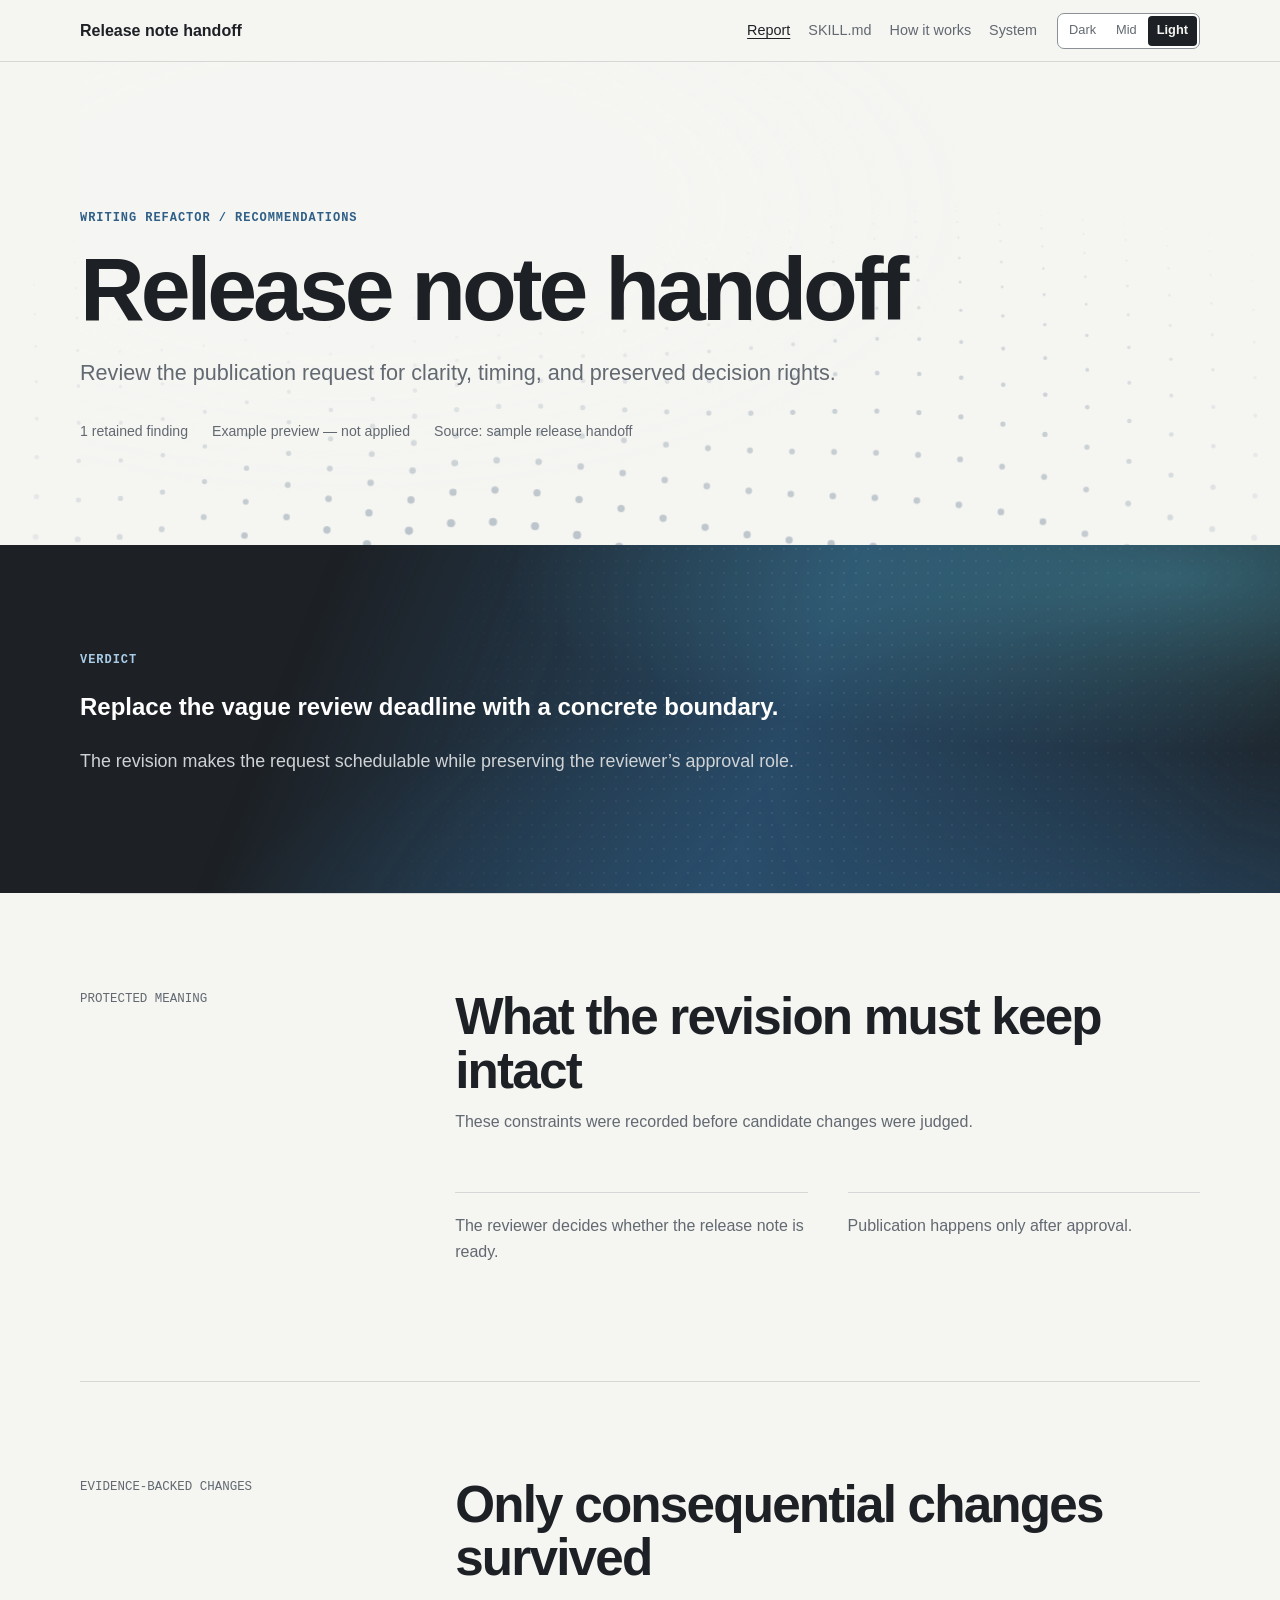
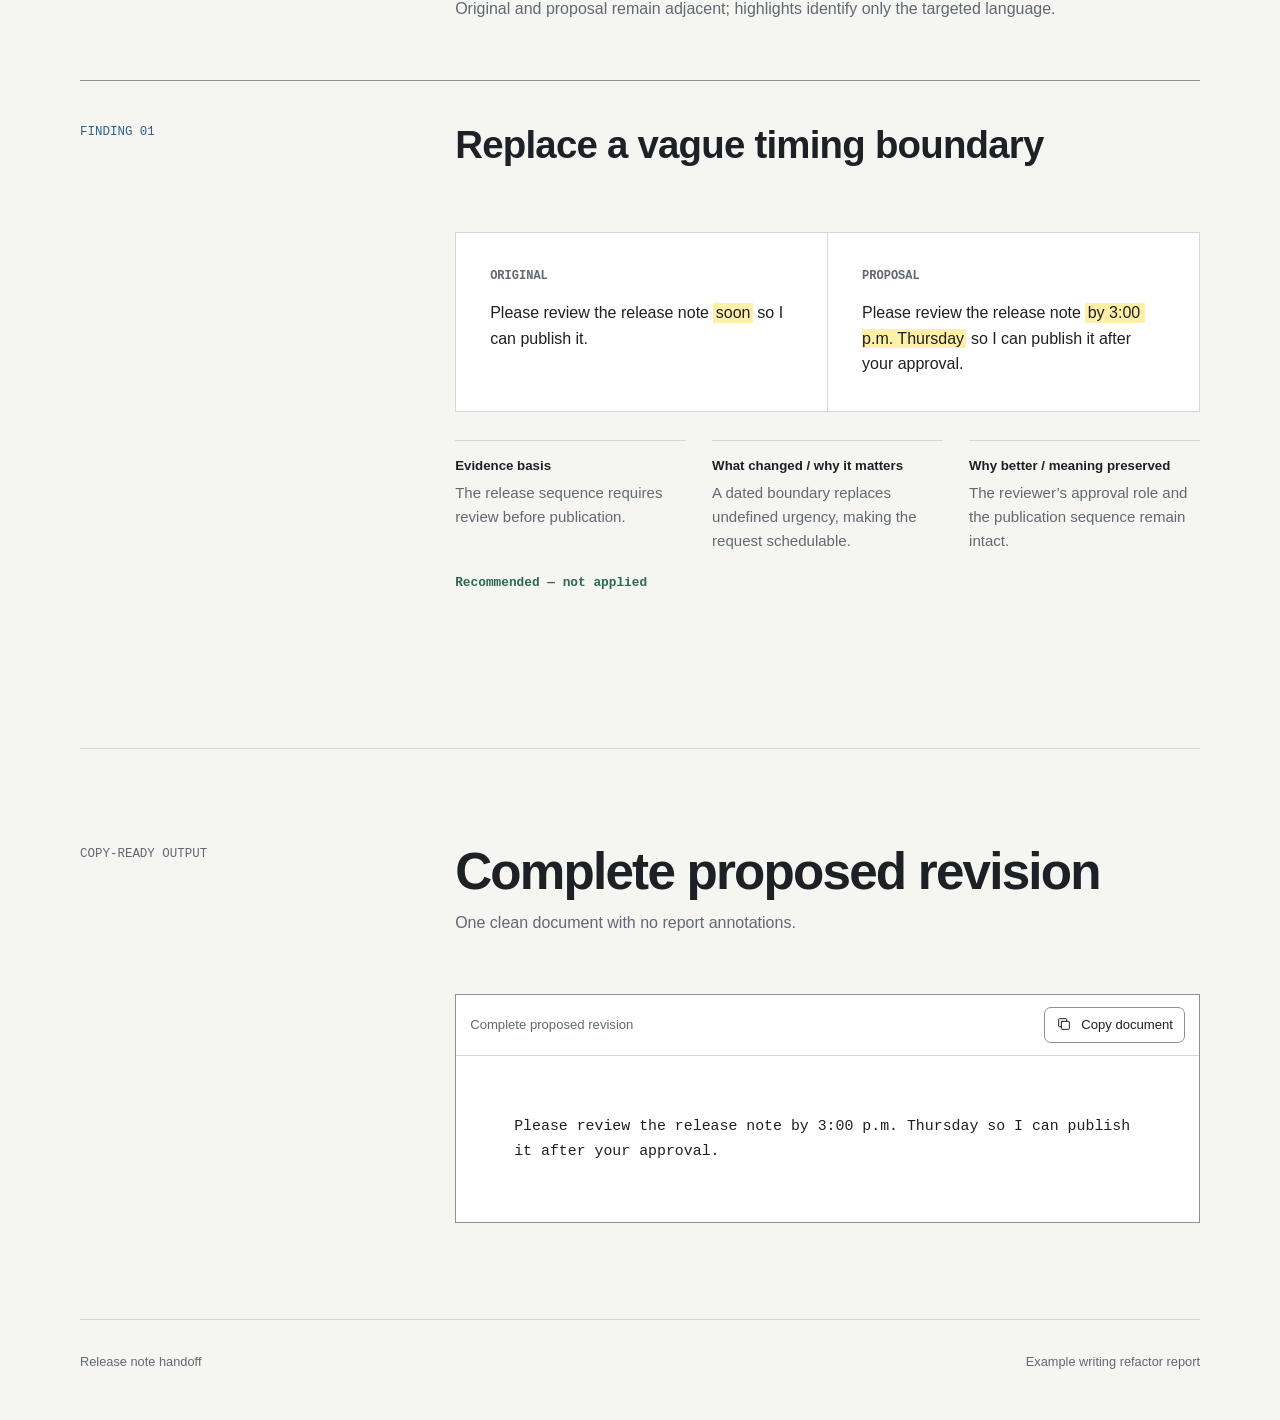
<file: refactor-writing/assets/report/report.html>
<!doctype html>
<html lang="en" class="no-js">
<head>
  <meta charset="utf-8">
  <meta name="viewport" content="width=device-width, initial-scale=1">
  <meta name="color-scheme" content="light dark">
  <link rel="icon" href="data:,">
  <title>Release note handoff — Example report</title>
  <script>(()=>{let t="light";try{const s=localStorage.getItem("refactor-writing-theme");if(["dark","mid","light"].includes(s))t=s}catch{}document.documentElement.dataset.theme=t;document.documentElement.classList.replace("no-js","js")})()</script>
  <link rel="stylesheet" href="./artifact.css">
</head>
<body>
  <header class="topbar">
    <a class="brand" href="./report.html">Release note handoff</a>
    <nav aria-label="Artifact navigation">
      <a href="./report.html" aria-current="page">Report</a>
      <a href="./skill.html">SKILL.md</a>
      <a href="./how-it-works.html">How it works</a>
      <a href="./design-system.html">System</a>
    </nav>
    <div class="theme-switcher" role="group" aria-label="Color mode">
      <button class="theme-option" type="button" data-theme-option="dark" aria-pressed="false">Dark</button>
      <button class="theme-option" type="button" data-theme-option="mid" aria-pressed="false">Mid</button>
      <button class="theme-option" type="button" data-theme-option="light" aria-pressed="true">Light</button>
    </div>
  </header>

  <main>
    <header class="hero reveal is-visible">
      <span class="eyebrow">Writing refactor / recommendations</span>
      <h1>Release note handoff</h1>
      <p>Review the publication request for clarity, timing, and preserved decision rights.</p>
      <div class="meta-line"><span>1 retained finding</span><span>Example preview — not applied</span><span>Source: sample release handoff</span></div>
    </header>

    <section class="verdict reveal">
      <div class="verdict-content">
        <span class="eyebrow">Verdict</span>
        <h2>Replace the vague review deadline with a concrete boundary.</h2>
        <p>The revision makes the request schedulable while preserving the reviewer’s approval role.</p>
      </div>
    </section>

    <section class="section reveal">
      <div class="section-head">
        <span class="kicker">Protected meaning</span>
        <div><h2>What the revision must keep intact</h2><p class="section-copy">These constraints were recorded before candidate changes were judged.</p></div>
      </div>
      <div class="fact-list">
        <div class="fact"><p>The reviewer decides whether the release note is ready.</p></div>
        <div class="fact"><p>Publication happens only after approval.</p></div>
      </div>
    </section>

    <section class="section" id="findings">
      <div class="section-head reveal">
        <span class="kicker">Evidence-backed changes</span>
        <div><h2>Only consequential changes survived</h2><p class="section-copy">Original and proposal remain adjacent; highlights identify only the targeted language.</p></div>
      </div>

      <article class="finding reveal">
        <div class="finding-head"><span class="finding-index">Finding 01</span><h3>Replace a vague timing boundary</h3></div>
        <div class="comparison">
          <article><h4>Original</h4><p>Please review the release note <mark>soon</mark> so I can publish it.</p></article>
          <article><h4>Proposal</h4><p>Please review the release note <mark>by 3:00 p.m. Thursday</mark> so I can publish it after your approval.</p></article>
        </div>
        <div class="proof-grid">
          <div><b>Evidence basis</b><p>The release sequence requires review before publication.</p></div>
          <div><b>What changed / why it matters</b><p>A dated boundary replaces undefined urgency, making the request schedulable.</p></div>
          <div><b>Why better / meaning preserved</b><p>The reviewer’s approval role and the publication sequence remain intact.</p></div>
        </div>
        <span class="finding-status">Recommended — not applied</span>
      </article>
    </section>

    <section class="section reveal" id="final-output">
      <div class="section-head">
        <span class="kicker">Copy-ready output</span>
        <div><h2>Complete proposed revision</h2><p class="section-copy">One clean document with no report annotations.</p></div>
      </div>
      <div class="document-shell">
        <div class="document-toolbar"><span>Complete proposed revision</span><div class="copy-group"><span class="copy-status" aria-live="polite"></span><button class="copy-button" type="button" data-copy-target="#finalCopy"><svg class="icon icon--sm" data-copy-icon viewBox="0 0 24 24" aria-hidden="true" focusable="false"><rect x="8" y="8" width="12" height="12" rx="1"></rect><path d="M16 8V5a1 1 0 0 0-1-1H5a1 1 0 0 0-1 1v10a1 1 0 0 0 1 1h3"></path></svg><svg class="icon icon--sm" data-check-icon viewBox="0 0 24 24" aria-hidden="true" focusable="false" hidden><path d="m5 12 4 4L19 6"></path></svg> Copy document</button></div></div>
        <noscript><p class="noscript-note">JavaScript is off. The complete document remains selectable below.</p></noscript>
        <pre class="output-document" id="finalCopy" tabindex="0">Please review the release note by 3:00 p.m. Thursday so I can publish it after your approval.</pre>
      </div>
    </section>
  </main>

  <footer class="page-footer"><span>Release note handoff</span><span>Example writing refactor report</span></footer>
  <script src="./artifact.js"></script>
</body>
</html>
</file>
<file: cool-gray-marker-wireframes/assets/reference-board/styles.css>
:root {
  color-scheme: light;
  font-family: Inter, ui-sans-serif, system-ui, -apple-system, BlinkMacSystemFont, "Segoe UI", sans-serif;
  background: #ececea;
  color: #22282c;
  --line: #c8cac8;
  --muted: #656d71;
  --panel: #f7f7f4;
  --accent: #596269;
}

* { box-sizing: border-box; }
body { margin: 0; }
.page-header, main { width: min(1320px, calc(100% - 48px)); margin-inline: auto; }
.page-header { display: flex; justify-content: space-between; gap: 48px; padding: 68px 0 38px; border-bottom: 1px solid var(--line); }
h1, h2, h3, p { margin-top: 0; }
h1 { margin-bottom: 16px; font-size: clamp(40px, 5vw, 72px); letter-spacing: -0.05em; line-height: .96; }
h2 { margin-bottom: 8px; font-size: 30px; letter-spacing: -0.025em; }
h3 { margin-bottom: 14px; font-size: 20px; }
.eyebrow { margin-bottom: 10px; color: var(--muted); font-size: 12px; font-weight: 700; letter-spacing: .12em; text-transform: uppercase; }
.lede { max-width: 760px; margin-bottom: 0; color: var(--muted); font-size: 20px; line-height: 1.5; }
.status { min-width: 230px; align-self: flex-end; padding: 18px; background: #dde0e0; border: 1px solid #bcc1c2; border-radius: 10px; }
.status span, .status small { display: block; color: var(--muted); }
.status strong { display: block; margin: 5px 0; font-size: 22px; letter-spacing: .04em; }
main > section { padding: 46px 0; border-bottom: 1px solid var(--line); }
.split, .grid, .rules, .validation { display: grid; gap: 24px; }
.split, .grid.two, .validation { grid-template-columns: repeat(2, minmax(0, 1fr)); }
.summary > div, .validation > div { padding: 26px; background: var(--panel); border: 1px solid var(--line); border-radius: 12px; }
.summary p, .validation p, .section-heading > p { color: var(--muted); line-height: 1.55; }
.section-heading { display: flex; align-items: end; justify-content: space-between; gap: 32px; margin-bottom: 24px; }
.section-heading > p { max-width: 480px; margin-bottom: 8px; }
figure { margin: 0; overflow: hidden; background: var(--panel); border: 1px solid var(--line); border-radius: 12px; }
figure img { display: block; width: 100%; aspect-ratio: 16 / 10; object-fit: contain; background: #f2f0e9; }
figure img.mobile { object-fit: contain; background: #e8e8e5; }
figcaption { display: flex; justify-content: space-between; gap: 20px; padding: 16px 18px; border-top: 1px solid var(--line); }
figcaption strong { flex: 0 0 auto; font-size: 13px; letter-spacing: .04em; }
figcaption span { color: var(--muted); font-size: 13px; text-align: right; }
.anti { border-color: #c7a7a7; }
.swatches { display: grid; grid-template-columns: repeat(5, 1fr); gap: 16px; }
.swatches > div { padding: 12px; background: var(--panel); border: 1px solid var(--line); border-radius: 10px; }
.swatches span { display: block; height: 110px; margin-bottom: 12px; background: var(--swatch); border: 1px solid rgba(0,0,0,.12); border-radius: 6px; }
.swatches strong, .swatches code { display: block; }
.swatches code { margin-top: 3px; color: var(--muted); font-size: 12px; }
.rules { grid-template-columns: repeat(3, 1fr); }
.rules > div { padding: 24px; background: var(--panel); border: 1px solid var(--line); border-radius: 12px; }
ul { margin: 0; padding-left: 19px; color: var(--muted); line-height: 1.7; }

@media (max-width: 820px) {
  .page-header, .section-heading { display: block; }
  .status { margin-top: 28px; }
  .split, .grid.two, .rules, .validation, .swatches { grid-template-columns: 1fr; }
  figcaption { display: block; }
  figcaption span { display: block; margin-top: 6px; text-align: left; }
}
</file>
<file: refactor-writing/assets/report/artifact.css>
:root {
  color-scheme: light dark;
  --paper: #f5f5f2;
  --surface: #ffffff;
  --ink: #1d2024;
  --muted: #626971;
  --line: #d6d8d8;
  --line-strong: #8b9197;
  --accent: #2f5f87;
  --accent-soft: #e8f0f6;
  --success: #2e684d;
  --mark: #fff0a8;
  --mark-ink: #1d2024;
  --topbar: rgba(245, 245, 242, 0.96);
  --control-hover: #eceeec;
  --focus: rgba(47, 95, 135, 0.35);
  --verdict-bg: #1d2024;
  --verdict-ink: #ffffff;
  --verdict-muted: #cfd3d6;
  --verdict-accent: #a8cce7;
  --verdict-signal-a: rgba(47, 95, 135, 0.72);
  --verdict-signal-b: rgba(79, 166, 188, 0.5);
  --verdict-signal-grid: rgba(255, 255, 255, 0.2);
  --hero-particle: #506b82;
  --max: 1120px;
  --prose-measure: 760px;
  --supporting-measure: 680px;
  --editorial-grid: minmax(190px, 0.45fr) minmax(0, 1fr);
  --editorial-gap: 40px;
  --catalog-gap: 16px;
  --page-gutter: 24px;
  --phone-gutter: 14px;
  --control-min-block: 36px;
  --content-radius: 0;
  --control-radius: 7px;
  --rule-width: 1px;
  --focus-width: 3px;
  --focus-offset: 3px;
  --motion-reveal-duration: 420ms;
  --motion-reveal-distance: 18px;
  --motion-spotlight-duration: 160ms;
  --motion-particle-loop: 32000ms;
  --motion-particle-fps: 30;
  --motion-verdict-loop: 26000ms;
  --motion-verdict-micro-loop: 36000ms;
  --motion-ease: ease;
  --spotlight-card-size: 220px;
  --spotlight-control-size: 120px;
  --sans: ui-sans-serif, -apple-system, BlinkMacSystemFont, "Segoe UI", sans-serif;
  --mono: ui-monospace, "SFMono-Regular", Consolas, monospace;
}

html[data-theme="mid"] {
  color-scheme: light;
  --paper: #d7d6d1;
  --surface: #e8e7e2;
  --ink: #24272a;
  --muted: #555c61;
  --line: #b7b9b7;
  --line-strong: #737a7e;
  --accent: #285f89;
  --accent-soft: #c6d7e3;
  --success: #2d684c;
  --mark: #ecd57a;
  --mark-ink: #302b18;
  --topbar: rgba(215, 214, 209, 0.96);
  --control-hover: #d0cfca;
  --focus: rgba(40, 95, 137, 0.38);
  --verdict-bg: #24272a;
  --verdict-ink: #ffffff;
  --verdict-muted: #d1d5d6;
  --verdict-accent: #a9d1ed;
  --verdict-signal-a: rgba(40, 95, 137, 0.75);
  --verdict-signal-b: rgba(77, 160, 181, 0.48);
  --verdict-signal-grid: rgba(255, 255, 255, 0.2);
  --hero-particle: #486779;
}

html[data-theme="dark"] {
  color-scheme: dark;
  --paper: #151719;
  --surface: #202427;
  --ink: #f1f3ef;
  --muted: #adb5b8;
  --line: #3d4448;
  --line-strong: #707a7f;
  --accent: #8fc3e8;
  --accent-soft: #263a49;
  --success: #79caa5;
  --mark: #7a621a;
  --mark-ink: #fff4bf;
  --topbar: rgba(21, 23, 25, 0.96);
  --control-hover: #2b3034;
  --focus: rgba(143, 195, 232, 0.52);
  --verdict-bg: #08090a;
  --verdict-ink: #f7f8f5;
  --verdict-muted: #bec5c7;
  --verdict-accent: #9ed0f1;
  --verdict-signal-a: rgba(56, 120, 164, 0.66);
  --verdict-signal-b: rgba(88, 183, 196, 0.46);
  --verdict-signal-grid: rgba(255, 255, 255, 0.18);
  --hero-particle: #96aeb9;
}

* { box-sizing: border-box; }
[hidden] { display: none !important; }
html { scroll-behavior: smooth; }
body {
  margin: 0;
  background: var(--paper);
  color: var(--ink);
  font-family: var(--sans);
  font-size: 16px;
  line-height: 1.6;
}

a { color: var(--accent); text-underline-offset: 0.18em; }
button { font: inherit; }
button:focus-visible,
a:focus-visible,
[tabindex="0"]:focus-visible {
  position: relative;
  z-index: 4;
  outline: var(--focus-width) solid var(--focus);
  outline-offset: var(--focus-offset);
}

.topbar {
  position: sticky;
  top: 0;
  z-index: 10;
  display: grid;
  grid-template-columns: minmax(180px, 1fr) auto auto;
  gap: 20px;
  align-items: center;
  min-height: 62px;
  padding: 10px max(var(--page-gutter), calc((100vw - var(--max)) / 2));
  border-bottom: var(--rule-width) solid var(--line);
  background: var(--topbar);
}

.brand { color: var(--ink); font-weight: 650; text-decoration: none; }
.topbar nav { display: flex; flex-wrap: wrap; gap: 4px 18px; }
.topbar nav a { color: var(--muted); font-size: 0.9rem; text-decoration: none; }
.topbar nav a[aria-current="page"] { color: var(--ink); text-decoration: underline; }
.copy-button {
  min-height: var(--control-min-block);
  padding: 6px 11px;
  border: var(--rule-width) solid var(--line-strong);
  border-radius: var(--control-radius);
  background: var(--surface);
  color: var(--ink);
  cursor: pointer;
}
.copy-button:hover { background: var(--control-hover); }

.theme-switcher {
  display: inline-flex;
  gap: 2px;
  padding: 2px;
  border: var(--rule-width) solid var(--line-strong);
  border-radius: var(--control-radius);
  background: var(--surface);
}
.theme-option {
  min-height: 30px;
  padding: 4px 9px;
  border: 0;
  border-radius: 4px;
  background: transparent;
  color: var(--muted);
  cursor: pointer;
  font-size: 0.8rem;
}
.theme-option:hover { background: var(--control-hover); color: var(--ink); }
.theme-option[aria-pressed="true"] {
  background: var(--ink);
  color: var(--paper);
  font-weight: 700;
}

main { width: min(var(--max), calc(100% - var(--page-gutter) - var(--page-gutter))); margin: 0 auto; }
.hero {
  position: relative;
  isolation: isolate;
  padding: clamp(70px, 11vw, 144px) 0 clamp(56px, 8vw, 104px);
}
.hero-particle-wave {
  position: absolute;
  left: calc(50% - 50vw);
  bottom: 0;
  z-index: -1;
  width: 100vw;
  height: min(72%, 540px);
  overflow: visible;
  color: var(--hero-particle);
  opacity: 0.78;
  pointer-events: none;
}
.hero-particle-wave circle {
  fill: currentColor;
  vector-effect: non-scaling-stroke;
}
.hero::after {
  content: "";
  position: absolute;
  inset: 0;
  z-index: 0;
  background: radial-gradient(ellipse 72% 78% at 24% 30%, var(--paper) 0 38%, transparent 78%);
  opacity: 0.82;
  pointer-events: none;
}
.hero > :not(.hero-particle-wave) { position: relative; z-index: 1; }
.eyebrow {
  display: inline-block;
  margin-bottom: 18px;
  color: var(--accent);
  font-family: var(--mono);
  font-size: 0.75rem;
  font-weight: 700;
  letter-spacing: 0.08em;
  text-transform: uppercase;
}
h1, h2, h3, p { margin-top: 0; }
h1, h2, h3, h4 { overflow-wrap: anywhere; }
h1 { max-width: 900px; margin-bottom: 22px; font-size: clamp(2.7rem, 7vw, 5.7rem); line-height: 0.98; letter-spacing: -0.045em; }
.hero > p { max-width: var(--prose-measure); color: var(--muted); font-size: clamp(1.08rem, 2vw, 1.35rem); }
.meta-line { display: flex; flex-wrap: wrap; gap: 10px 24px; margin-top: 30px; color: var(--muted); font-size: 0.88rem; }
.meta-line span { min-width: 0; overflow-wrap: anywhere; }

.section {
  display: grid;
  grid-template-columns: var(--editorial-grid);
  column-gap: var(--editorial-gap);
  padding: clamp(54px, 8vw, 96px) 0;
  border-top: var(--rule-width) solid var(--line);
}
.section[id] { scroll-margin-top: 110px; }
.section-head {
  grid-column: 1 / -1;
  display: grid;
  grid-template-columns: var(--editorial-grid);
  gap: var(--editorial-gap);
  margin-bottom: 42px;
}
.section > :where(:not(.section-head, .finding, .method-path)) { grid-column: 2; min-width: 0; }
.section > .finding,
.section > .method-path,
.section > .component-list,
.section > .component-contract,
.section > .pattern-grid { grid-column: 1 / -1; }
.section > .catalog-wide {
  grid-column: 1 / -1;
  min-width: 0;
}
.section > .catalog-family { grid-column: 1 / -1; }
.section h2 { max-width: var(--prose-measure); margin-bottom: 12px; font-size: clamp(2rem, 4vw, 3.6rem); line-height: 1.04; letter-spacing: -0.035em; }
.section-copy { max-width: 720px; color: var(--muted); }
.kicker { color: var(--muted); font-family: var(--mono); font-size: 0.78rem; text-transform: uppercase; }

.verdict {
  position: relative;
  isolation: isolate;
  overflow: hidden;
  margin: 0 calc(50% - 50vw);
  padding: clamp(58px, 8vw, 100px) max(var(--page-gutter), calc((100vw - var(--max)) / 2));
  background: var(--verdict-bg);
  color: var(--verdict-ink);
}
.verdict::before,
.material-verdict-sample::before {
  content: "";
  position: absolute;
  inset: -32%;
  z-index: 0;
  background:
    radial-gradient(ellipse at 76% 26%, var(--verdict-signal-b) 0, transparent 28%),
    radial-gradient(ellipse at 69% 88%, var(--verdict-signal-a) 0, transparent 38%),
    linear-gradient(112deg, transparent 36%, var(--verdict-signal-a) 58%, transparent 78%);
  opacity: 0.88;
  pointer-events: none;
  transform: translate3d(-2%, 0, 0) scale(1.04);
  animation: verdict-signal-drift var(--motion-verdict-loop) ease-in-out infinite alternate;
}
.verdict::after,
.material-verdict-sample::after {
  content: "";
  position: absolute;
  inset: -18%;
  z-index: 0;
  background-image: radial-gradient(circle, var(--verdict-signal-grid) 0 0.75px, transparent 0.95px);
  background-size: 12px 12px;
  opacity: 0.4;
  pointer-events: none;
  transform: translate3d(0, 0, 0);
  -webkit-mask-image: linear-gradient(108deg, transparent 35%, #000 58%, transparent 92%);
  mask-image: linear-gradient(108deg, transparent 35%, #000 58%, transparent 92%);
  animation: verdict-micro-drift var(--motion-verdict-micro-loop) linear infinite;
}
.verdict-content {
  position: relative;
  z-index: 1;
}
.verdict p { max-width: var(--prose-measure); color: var(--verdict-muted); font-size: 1.12rem; }
.verdict .eyebrow { color: var(--verdict-accent); }

@keyframes verdict-signal-drift {
  from { transform: translate3d(-2%, 0, 0) scale(1.04); }
  to { transform: translate3d(3%, -1.5%, 0) scale(1.08); }
}
@keyframes verdict-micro-drift {
  from { transform: translate3d(0, 0, 0); }
  to { transform: translate3d(12px, -12px, 0); }
}

.fact-list { display: grid; grid-template-columns: repeat(2, minmax(0, 1fr)); gap: 0 40px; }
.fact { padding: 20px 0; border-top: var(--rule-width) solid var(--line); }
.fact b { display: block; margin-bottom: 5px; }
.fact p { margin-bottom: 0; color: var(--muted); }

.finding {
  display: grid;
  grid-template-columns: var(--editorial-grid);
  column-gap: var(--editorial-gap);
  padding: 42px 0 58px;
  border-top: var(--rule-width) solid var(--line-strong);
}
.finding-head { display: contents; }
.finding-head > .finding-index { grid-column: 1; }
.finding-head > h3,
.finding > :not(.finding-head) { grid-column: 2; min-width: 0; }
.finding-index { color: var(--accent); font-family: var(--mono); font-size: 0.78rem; text-transform: uppercase; }
.finding h3 { max-width: var(--prose-measure); font-size: clamp(1.5rem, 3vw, 2.45rem); line-height: 1.12; letter-spacing: -0.02em; }
.comparison { display: grid; grid-template-columns: repeat(2, minmax(0, 1fr)); gap: var(--rule-width); margin-top: 28px; border: var(--rule-width) solid var(--line); border-radius: var(--content-radius); background: var(--line); }
.comparison article { min-width: 0; padding: clamp(20px, 3vw, 34px); background: var(--surface); }
.comparison h4 { margin: 0 0 14px; color: var(--muted); font-family: var(--mono); font-size: 0.75rem; text-transform: uppercase; }
.comparison p { margin: 0; white-space: pre-wrap; overflow-wrap: anywhere; }
mark { padding: 0.08em 0.15em; background: var(--mark); color: var(--mark-ink); }
.proof-grid { display: grid; grid-template-columns: repeat(3, minmax(0, 1fr)); gap: 26px; margin-top: 28px; }
.proof-grid div { border-top: var(--rule-width) solid var(--line); padding-top: 14px; }
.proof-grid b { display: block; margin-bottom: 5px; font-size: 0.83rem; }
.proof-grid p { margin: 0; color: var(--muted); font-size: 0.94rem; }
.finding-status { justify-self: start; display: inline-block; margin-top: 20px; color: var(--success); font-family: var(--mono); font-size: 0.8rem; font-weight: 700; }

.document-shell { border: var(--rule-width) solid var(--line-strong); border-radius: var(--content-radius); background: var(--surface); }
.document-toolbar { display: flex; justify-content: space-between; gap: 16px; align-items: center; padding: 12px 14px; border-bottom: var(--rule-width) solid var(--line); color: var(--muted); font-size: 0.82rem; }
.copy-group { display: flex; align-items: center; gap: 10px; }
.copy-status { min-width: 58px; color: var(--success); font-size: 0.78rem; text-align: right; }
.output-document,
.skill-document {
  margin: 0;
  padding: clamp(24px, 5vw, 58px);
  color: var(--ink);
  font: 0.93rem/1.68 var(--mono);
  white-space: pre-wrap;
  overflow-wrap: anywhere;
  tab-size: 2;
}
.skill-document { max-height: 72vh; overflow: auto; }
.source-note { margin-top: 18px; color: var(--muted); font-size: 0.9rem; }

.method-path { border-top: var(--rule-width) solid var(--line-strong); }
.method-step { display: grid; grid-template-columns: var(--editorial-grid); gap: var(--editorial-gap); padding: 32px 0; border-bottom: var(--rule-width) solid var(--line); }
.method-step h3 { margin-bottom: 7px; font-size: 1.35rem; }
.method-step p { max-width: var(--prose-measure); margin-bottom: 0; color: var(--muted); }

.catalog-grid { display: grid; gap: var(--catalog-gap); }
.token-grid { grid-template-columns: repeat(4, minmax(0, 1fr)); }
.token-card,
.deviation-card {
  min-width: 0;
  padding: 18px;
  border: var(--rule-width) solid var(--line);
  border-radius: var(--content-radius);
  background: var(--surface);
}
.token-card h3,
.deviation-card h3 { margin: 14px 0 4px; font-size: 1rem; }
.token-card p,
.deviation-card p { margin-bottom: 0; color: var(--muted); font-size: 0.86rem; overflow-wrap: anywhere; }
.token-swatch { display: block; height: 54px; border: var(--rule-width) solid var(--line-strong); }
.swatch-paper { background: var(--paper); }
.swatch-surface { background: var(--surface); }
.swatch-ink { background: var(--ink); }
.swatch-muted { background: var(--muted); }
.swatch-accent { background: var(--accent); }
.swatch-success { background: var(--success); }
.swatch-mark { background: var(--mark); }
.swatch-line { background: var(--line); }
.swatch-line-strong { background: var(--line-strong); }
.swatch-accent-soft { background: var(--accent-soft); }
.swatch-topbar { background: var(--topbar); }
.swatch-control-hover { background: var(--control-hover); }
.swatch-focus { background: var(--focus); }
.swatch-verdict-bg { background: var(--verdict-bg); }
.swatch-verdict-ink { background: var(--verdict-ink); }
.swatch-verdict-muted { background: var(--verdict-muted); }
.swatch-verdict-accent { background: var(--verdict-accent); }
.swatch-verdict-signal-a { background: var(--verdict-signal-a); }
.swatch-verdict-signal-b { background: var(--verdict-signal-b); }
.swatch-verdict-grid {
  background-color: var(--verdict-bg);
  background-image: radial-gradient(circle, var(--verdict-signal-grid) 0 1px, transparent 1.2px);
  background-size: 10px 10px;
}

.type-stack { display: grid; gap: 30px; }
.type-stack > div { border-top: var(--rule-width) solid var(--line); padding-top: 12px; }
.specimen-label,
.deviation-id {
  color: var(--accent);
  font-family: var(--mono);
  font-size: 0.72rem;
  font-weight: 700;
  letter-spacing: 0.06em;
  text-transform: uppercase;
}
.type-display { margin-bottom: 0; font-size: clamp(2.3rem, 5vw, 4.6rem); font-weight: 700; line-height: 1; letter-spacing: -0.04em; }
.type-heading { margin-bottom: 0; font-size: clamp(1.7rem, 3vw, 2.8rem); font-weight: 700; line-height: 1.08; letter-spacing: -0.03em; }
.type-body { max-width: var(--supporting-measure); margin-bottom: 0; color: var(--muted); font-size: 1.08rem; }
.type-label { margin-bottom: 0; color: var(--accent); font: 700 0.78rem/1.6 var(--mono); text-transform: uppercase; }

.alignment-demo {
  display: grid;
  grid-template-columns: var(--editorial-grid);
  gap: var(--editorial-gap);
  padding: 28px 0;
  border-top: var(--rule-width) solid var(--line-strong);
  border-bottom: var(--rule-width) solid var(--line);
}
.alignment-demo h3 { margin-bottom: 6px; font-size: 1.35rem; }
.alignment-demo p { max-width: var(--supporting-measure); margin-bottom: 0; color: var(--muted); }
.page-layout-specimen {
  margin: 0 0 28px;
  border: var(--rule-width) solid var(--line-strong);
  background: var(--surface);
}
.page-layout-specimen figcaption {
  display: grid;
  grid-template-columns: minmax(220px, 0.7fr) minmax(0, 1.3fr);
  gap: 24px;
  align-items: end;
  padding: 22px;
  border-bottom: var(--rule-width) solid var(--line);
}
.page-layout-specimen figcaption h3 {
  margin: 4px 0 0;
  font-size: clamp(1.35rem, 2.4vw, 2rem);
  line-height: 1.12;
}
.page-layout-specimen figcaption p {
  max-width: var(--supporting-measure);
  margin: 0;
  color: var(--muted);
  font-size: 0.88rem;
}
.layout-width-rule {
  position: relative;
  height: 44px;
  margin: 22px 22px 0;
  border-top: var(--rule-width) solid var(--accent);
}
.layout-width-rule::before,
.layout-width-rule::after {
  content: "";
  position: absolute;
  top: -5px;
  width: var(--rule-width);
  height: 9px;
  background: var(--accent);
}
.layout-width-rule::before { left: 0; }
.layout-width-rule::after { right: 0; }
.layout-width-rule span {
  position: absolute;
  top: -13px;
  left: 50%;
  padding: 2px 8px;
  background: var(--surface);
  color: var(--accent);
  font: 700 0.7rem/1.4 var(--mono);
  text-transform: uppercase;
  transform: translateX(-50%);
}
.layout-page-frame {
  display: grid;
  grid-template-columns: minmax(42px, 7%) minmax(0, 1fr) minmax(42px, 7%);
  margin: 0 22px 22px;
  border: var(--rule-width) solid var(--line-strong);
  background: var(--paper);
}
.layout-gutter {
  position: relative;
  min-width: 0;
  background:
    repeating-linear-gradient(135deg, transparent 0 7px, var(--line) 7px 8px);
}
.layout-gutter--start { border-right: var(--rule-width) solid var(--line); }
.layout-gutter--end { border-left: var(--rule-width) solid var(--line); }
.layout-gutter span {
  position: absolute;
  top: 50%;
  left: 50%;
  width: 150px;
  color: var(--muted);
  font: 700 0.62rem/1.2 var(--mono);
  text-align: center;
  text-transform: uppercase;
  transform: translate(-50%, -50%) rotate(-90deg);
}
.layout-content-frame {
  min-width: 0;
  background: var(--surface);
}
.layout-topbar-demo {
  display: flex;
  justify-content: space-between;
  gap: 12px;
  min-height: 54px;
  padding: 16px;
  border-bottom: var(--rule-width) solid var(--line);
  color: var(--muted);
  font: 700 0.68rem/1.3 var(--mono);
  text-transform: uppercase;
}
.layout-topbar-demo b { color: var(--ink); }
.layout-hero-demo {
  display: grid;
  grid-template-columns: auto 1fr;
  gap: 4px 14px;
  min-height: 154px;
  padding: 28px 18px 22px;
  border-bottom: var(--rule-width) solid var(--line-strong);
  color: var(--muted);
  font: 700 0.67rem/1.35 var(--mono);
  text-transform: uppercase;
}
.layout-hero-demo b { color: var(--ink); text-align: right; }
.layout-hero-demo i {
  grid-column: 1 / -1;
  width: 68%;
  height: 30px;
  margin: 10px 0 12px;
  border-block: var(--rule-width) solid var(--accent);
  background:
    linear-gradient(var(--ink), var(--ink)) 0 7px / 76% 5px no-repeat,
    linear-gradient(var(--muted), var(--muted)) 0 20px / 58% 3px no-repeat;
  opacity: 0.72;
}
.layout-section-demo { background: var(--paper); }
.layout-section-space {
  display: grid;
  place-items: center;
  min-height: 50px;
  color: var(--muted);
  font: 700 0.64rem/1.3 var(--mono);
  text-transform: uppercase;
}
.layout-section-space--end { border-top: var(--rule-width) solid var(--line); }
.layout-section-grid {
  display: grid;
  grid-template-columns: minmax(150px, 190px) 40px minmax(0, 1fr);
  min-height: 142px;
  border-block: var(--rule-width) solid var(--line-strong);
  background: var(--surface);
}
.layout-rail-demo,
.layout-reading-demo {
  display: grid;
  align-content: start;
  gap: 7px;
  min-width: 0;
  padding: 18px;
}
.layout-rail-demo {
  color: var(--muted);
  font: 700 0.68rem/1.4 var(--mono);
  text-transform: uppercase;
}
.layout-rail-demo b { color: var(--ink); font-size: 0.75rem; }
.layout-gap-demo {
  display: grid;
  place-items: center;
  border-inline: var(--rule-width) solid var(--line);
  background:
    repeating-linear-gradient(135deg, transparent 0 7px, var(--accent-soft) 7px 14px);
}
.layout-gap-demo span {
  width: 72px;
  color: var(--accent);
  font: 700 0.62rem/1.2 var(--mono);
  text-align: center;
  text-transform: uppercase;
  transform: rotate(-90deg);
}
.layout-reading-demo > span {
  color: var(--muted);
  font: 700 0.68rem/1.4 var(--mono);
  text-transform: uppercase;
}
.layout-reading-demo b { font-size: 0.82rem; }
.layout-reading-demo i {
  display: block;
  width: 100%;
  height: 4px;
  background: var(--line-strong);
}
.layout-reading-demo i:nth-of-type(2) { width: 88%; }
.layout-reading-demo i:nth-of-type(3) { width: 64%; }
.layout-span-demo {
  display: flex;
  justify-content: space-between;
  gap: 16px;
  padding: 16px 18px;
  border-bottom: var(--rule-width) solid var(--line);
  background: var(--accent-soft);
  color: var(--accent);
  font: 700 0.68rem/1.35 var(--mono);
  text-transform: uppercase;
}
.layout-span-demo b { color: var(--ink); text-align: right; }
.layout-breakpoints {
  display: grid;
  grid-template-columns: repeat(3, minmax(0, 1fr));
  border-top: var(--rule-width) solid var(--line);
}
.layout-breakpoints > div {
  display: grid;
  align-content: start;
  gap: 4px;
  min-width: 0;
  padding: 16px 18px;
}
.layout-breakpoints > div + div { border-left: var(--rule-width) solid var(--line); }
.layout-breakpoints b { font-size: 0.82rem; }
.layout-breakpoints span { color: var(--muted); font-size: 0.75rem; }
.deviation-grid { display: grid; grid-template-columns: repeat(2, minmax(0, 1fr)); gap: var(--catalog-gap); }

.catalog-index {
  display: grid;
  grid-template-columns: repeat(4, minmax(0, 1fr));
  gap: var(--catalog-gap);
  margin-top: 42px;
  padding: 18px 0;
  border-top: var(--rule-width) solid var(--line-strong);
  border-bottom: var(--rule-width) solid var(--line);
}
.catalog-index-group {
  display: grid;
  align-content: start;
  gap: 5px;
  min-width: 0;
}
.catalog-index-group > b,
.catalog-index-group > strong {
  font-family: var(--mono);
  font-size: 0.72rem;
  letter-spacing: 0.06em;
  text-transform: uppercase;
}
.catalog-index a {
  width: fit-content;
  max-width: 100%;
  color: var(--muted);
  font-size: 0.86rem;
  overflow-wrap: anywhere;
}
.catalog-index a:hover { color: var(--ink); }

.catalog-family {
  min-width: 0;
  padding-top: 24px;
  border-top: var(--rule-width) solid var(--line);
}
.catalog-family + .catalog-family { margin-top: 44px; }
.catalog-family-head {
  display: grid;
  grid-template-columns: minmax(150px, 0.35fr) minmax(0, 1fr);
  gap: 20px;
  align-items: start;
  margin-bottom: 22px;
}
.catalog-family-head h3 { margin-bottom: 4px; font-size: 1.35rem; }
.catalog-family-head p { max-width: var(--supporting-measure); margin-bottom: 0; color: var(--muted); }

.scale-list { display: grid; }
.scale-row {
  display: grid;
  grid-template-columns: minmax(130px, 0.45fr) minmax(120px, 1fr) auto;
  gap: 18px;
  align-items: center;
  min-width: 0;
  padding: 14px 0;
  border-top: var(--rule-width) solid var(--line);
}
.scale-row:first-child { border-top-color: var(--line-strong); }
.scale-row > :last-child {
  color: var(--muted);
  font-family: var(--mono);
  font-size: 0.78rem;
  text-align: right;
}
.scale-sample {
  display: block;
  width: min(var(--sample-size, 96px), 100%);
  min-width: 1px;
  height: 9px;
  border-left: var(--rule-width) solid var(--accent);
  background: var(--accent-soft);
}

.measure-grid,
.shape-grid,
.icon-grid,
.primitive-grid,
.pattern-grid,
.state-grid,
.profile-grid {
  display: grid;
  grid-template-columns: repeat(2, minmax(0, 1fr));
  gap: var(--catalog-gap);
}
.primitive-grid { grid-template-columns: repeat(3, minmax(0, 1fr)); }
.measure-specimen,
.shape-card,
.icon-card,
.primitive-card,
.pattern-card,
.state-card,
.profile-card {
  min-width: 0;
  padding: 18px;
  border: var(--rule-width) solid var(--line);
  border-radius: var(--content-radius);
  background: var(--surface);
}
.measure-specimen > b,
.shape-card > b,
.icon-card > b,
.primitive-card > b,
.pattern-card > b,
.state-card > b,
.profile-card > b {
  display: block;
  margin-bottom: 7px;
}
.measure-specimen p,
.shape-card p,
.icon-card p,
.primitive-card p,
.pattern-card p,
.state-card p,
.profile-card p {
  margin-bottom: 0;
  color: var(--muted);
  font-size: 0.88rem;
  overflow-wrap: anywhere;
}
.measure-specimen::after {
  content: "";
  display: block;
  width: min(var(--measure-size, 100%), 100%);
  height: 12px;
  margin-top: 18px;
  border-inline: var(--rule-width) solid var(--accent);
  background: linear-gradient(var(--line), var(--line)) center / 100% var(--rule-width) no-repeat;
}
.border-line {
  display: block;
  width: 100%;
  margin: 20px 0 14px;
  border-top: var(--rule-width) solid var(--line);
}
.border-line.is-strong { border-top-color: var(--line-strong); }
.shape-card [data-shape-sample] {
  display: block;
  width: 74px;
  height: 46px;
  margin: 18px 0 12px;
  border: var(--rule-width) solid var(--line-strong);
  border-radius: var(--content-radius);
  background: var(--paper);
}
.shape-card [data-shape-sample="control"] { border-radius: var(--control-radius); }

.icon-grid { grid-template-columns: repeat(4, minmax(0, 1fr)); }
.icon-card {
  position: relative;
  display: grid;
  align-content: start;
}
.icon-card--blueprint { grid-column: span 2; }
.icon-card--usage { grid-column: span 2; }
.icon-specimen {
  display: grid;
  place-items: center;
  min-height: 92px;
  margin-bottom: 14px;
  border: var(--rule-width) solid var(--line);
  background: var(--paper);
  color: var(--ink);
}
.icon-specimen--blueprint {
  position: relative;
  min-height: 248px;
  overflow: hidden;
  background-color: var(--paper);
  background-image:
    linear-gradient(to right, var(--line) var(--rule-width), transparent var(--rule-width)),
    linear-gradient(to bottom, var(--line) var(--rule-width), transparent var(--rule-width));
  background-size: calc(100% / 12) calc(100% / 12);
}
.icon-specimen--blueprint::before {
  content: "";
  position: absolute;
  inset: 30px;
  border: var(--rule-width) solid var(--accent);
  opacity: 0.48;
}
.icon-axis {
  position: absolute;
  z-index: 0;
  background: var(--accent);
  opacity: 0.35;
}
.icon-axis--x { left: 18px; right: 18px; top: 50%; height: var(--rule-width); }
.icon-axis--y { top: 18px; bottom: 18px; left: 50%; width: var(--rule-width); }
.icon-coordinate {
  position: absolute;
  z-index: 2;
  padding: 2px 5px;
  background: var(--paper);
  color: var(--accent);
  font: 0.68rem/1.2 var(--mono);
}
.icon-coordinate--x { right: 33px; bottom: 12px; }
.icon-coordinate--y { top: 33px; left: 12px; }
.icon-card-heading {
  display: flex;
  flex-wrap: wrap;
  justify-content: space-between;
  gap: 6px 18px;
  align-items: baseline;
}
.icon-card-heading h3 { margin: 0; font-size: 1.2rem; }
.icon-card-heading code { color: var(--muted); font-size: 0.72rem; }
.icon-card--blueprint > p,
.icon-card--usage > p {
  margin: 8px 0 0;
  color: var(--muted);
  font-size: 0.88rem;
}
.icon-size-ramp {
  display: grid;
  grid-template-columns: repeat(4, minmax(0, 1fr));
  gap: var(--rule-width);
  margin-top: 18px;
  border: var(--rule-width) solid var(--line);
  background: var(--line);
}
.icon-size-sample {
  display: grid;
  grid-template-rows: 40px auto auto;
  place-items: center;
  min-width: 0;
  padding: 12px 6px 9px;
  background: var(--paper);
}
.icon-size-sample b {
  color: var(--ink);
  font: 700 0.76rem/1.2 var(--mono);
}
.icon-size-sample small {
  color: var(--muted);
  font: 0.64rem/1.25 var(--mono);
}
.icon-size-row {
  display: flex;
  flex-wrap: wrap;
  gap: 16px;
  align-items: center;
  margin-top: 12px;
  color: var(--muted);
  font: 0.78rem/1.4 var(--mono);
}
.icon {
  display: inline-block;
  flex: none;
  width: 1em;
  height: 1em;
  fill: none;
  stroke: currentColor;
  stroke-width: 1.5;
  stroke-linecap: round;
  stroke-linejoin: round;
  vertical-align: -0.14em;
}
.icon--sm { width: 16px; height: 16px; }
.icon--md { width: 20px; height: 20px; }
.icon--lg { width: 24px; height: 24px; }
.icon--xl { width: 32px; height: 32px; }
.icon--display {
  position: relative;
  z-index: 1;
  width: 128px;
  height: 128px;
  color: var(--accent);
  stroke-width: 1.5;
  filter: drop-shadow(0 0 10px var(--accent-soft));
}
.copy-button .icon {
  margin-right: 6px;
  vertical-align: -0.18em;
}
.icon-construction-strip {
  display: grid;
  grid-template-columns: minmax(110px, 0.55fr) minmax(150px, 1fr) minmax(110px, 0.55fr) minmax(150px, 1fr);
  gap: 18px;
  align-items: center;
  margin-top: var(--catalog-gap);
  padding: 20px;
  border-block: var(--rule-width) solid var(--line-strong);
}
.icon-construction-strip b { display: block; margin-top: 3px; }
.icon-construction-strip p { margin: 2px 0 0; color: var(--muted); font-size: 0.8rem; }
.stroke-specimen,
.cap-specimen {
  position: relative;
  min-height: 62px;
  overflow: hidden;
  border: var(--rule-width) solid var(--line);
  background: var(--paper);
}
.stroke-specimen span {
  position: absolute;
  top: 50%;
  left: 14%;
  right: 14%;
  height: 6px;
  border-radius: 999px;
  background: var(--accent);
  transform: translateY(-50%);
}
.stroke-specimen::before,
.stroke-specimen::after {
  content: "";
  position: absolute;
  top: 20%;
  bottom: 20%;
  width: var(--rule-width);
  background: var(--line-strong);
}
.stroke-specimen::before { left: 14%; }
.stroke-specimen::after { right: 14%; }
.cap-specimen span,
.cap-specimen i {
  position: absolute;
  top: 50%;
  left: 18%;
  width: 44%;
  height: 6px;
  border-radius: 999px;
  background: var(--accent);
  transform-origin: right center;
}
.cap-specimen span { transform: translateY(-50%) rotate(-35deg); }
.cap-specimen i { transform: translateY(-50%) rotate(35deg); }

.motion-token-board {
  display: grid;
  grid-template-columns: repeat(12, minmax(0, 1fr));
  border: var(--rule-width) solid var(--line-strong);
  background: var(--line);
  gap: var(--rule-width);
}
.motion-board-head {
  grid-column: 1 / -1;
  display: flex;
  justify-content: space-between;
  gap: 18px;
  align-items: center;
  padding: 20px;
  background: var(--surface);
}
.motion-board-head h3 { margin: 4px 0 0; font-size: clamp(1.25rem, 2.3vw, 1.8rem); }
.motion-board-head .replay-button { flex: none; margin-top: 0; }
.motion-token-visual {
  position: relative;
  min-width: 0;
  min-height: 260px;
  padding: 20px;
  overflow: hidden;
  background: var(--surface);
}
.motion-token-visual--timing,
.motion-token-visual--spatial,
.motion-token-visual--loops { grid-column: span 4; }
.motion-token-visual--geometry { grid-column: span 7; }
.motion-token-visual--fallback { grid-column: span 5; }
.motion-visual-heading {
  display: flex;
  justify-content: space-between;
  gap: 12px;
  align-items: baseline;
  margin-bottom: 28px;
}
.motion-visual-heading code {
  color: var(--muted);
  font-size: 0.67rem;
  text-align: right;
}
.motion-token-visual > p {
  margin: 22px 0 0;
  color: var(--muted);
  font-size: 0.8rem;
}
.motion-lane {
  display: grid;
  grid-template-columns: minmax(88px, 0.8fr) minmax(80px, 1.35fr) auto;
  gap: 10px;
  align-items: center;
  padding: 12px 0;
  border-top: var(--rule-width) solid var(--line);
  font-size: 0.76rem;
}
.motion-lane b { font: 700 0.75rem/1.2 var(--mono); }
.motion-track {
  position: relative;
  height: 12px;
  overflow: hidden;
  border: var(--rule-width) solid var(--line-strong);
  background: var(--paper);
}
.motion-track::after {
  content: "";
  position: absolute;
  inset: 0;
  background: repeating-linear-gradient(to right, transparent 0 19%, var(--line) 19% 20%);
}
.motion-fill {
  position: absolute;
  z-index: 1;
  inset: 0;
  background: var(--accent);
  transform-origin: left;
}
.motion-fill--spotlight { opacity: 0.66; }
.motion-token-board.is-token-replaying .motion-fill--spotlight {
  animation: catalog-token-fill var(--motion-spotlight-duration) linear both;
}
.motion-token-board.is-token-replaying .motion-fill--reveal {
  animation: catalog-token-fill var(--motion-reveal-duration) var(--motion-ease) both;
}
@keyframes catalog-token-fill {
  from { transform: scaleX(0); }
  to { transform: scaleX(1); }
}
.distance-instrument {
  position: relative;
  height: 78px;
  margin: 0 0 14px;
  border-block: var(--rule-width) solid var(--line);
}
.distance-origin,
.distance-target {
  position: absolute;
  left: 20%;
  width: 54%;
  height: 22px;
  border: var(--rule-width) solid var(--line-strong);
}
.distance-origin {
  top: 38px;
  border-style: dashed;
  opacity: 0.55;
}
.distance-target {
  top: 20px;
  background: var(--accent-soft);
}
.distance-instrument i {
  position: absolute;
  top: 20px;
  right: 10%;
  height: 18px;
  padding-left: 8px;
  border-left: var(--rule-width) solid var(--accent);
  color: var(--accent);
  font: normal 0.67rem/18px var(--mono);
}
.motion-token-board.is-token-replaying .distance-target {
  animation: catalog-token-distance var(--motion-reveal-duration) var(--motion-ease) both;
}
@keyframes catalog-token-distance {
  from { opacity: 0; transform: translateY(var(--motion-reveal-distance)); }
  to { opacity: 1; transform: none; }
}
.easing-instrument {
  position: relative;
  height: 74px;
  border: var(--rule-width) solid var(--line);
  background: var(--paper);
}
.easing-instrument svg { display: block; width: 100%; height: 100%; overflow: visible; }
.easing-grid { fill: none; stroke: var(--line); stroke-width: 1; vector-effect: non-scaling-stroke; }
.easing-curve { fill: none; stroke: var(--accent); stroke-width: 2; vector-effect: non-scaling-stroke; }
.easing-runner {
  position: absolute;
  bottom: -4px;
  left: -4px;
  width: 9px;
  height: 9px;
  border-radius: 50%;
  background: var(--accent);
}
.motion-token-board.is-token-replaying .easing-runner {
  animation: catalog-easing-runner var(--motion-reveal-duration) var(--motion-ease) both;
}
@keyframes catalog-easing-runner {
  from { left: -4px; bottom: -4px; }
  to { left: calc(100% - 5px); bottom: calc(100% - 5px); }
}
.loop-instrument {
  display: grid;
  grid-template-columns: repeat(3, minmax(0, 1fr));
  gap: 10px;
}
.loop-instrument > div { display: grid; justify-items: center; min-width: 0; }
.loop-instrument b { margin-top: 8px; font: 700 0.78rem/1.2 var(--mono); }
.loop-instrument small { color: var(--muted); font-size: 0.65rem; text-align: center; }
.loop-dial {
  position: relative;
  display: block;
  width: clamp(54px, 5vw, 72px);
  aspect-ratio: 1;
  border: var(--rule-width) solid var(--line-strong);
  border-radius: 50%;
  background:
    radial-gradient(circle, var(--surface) 0 47%, transparent 48%),
    conic-gradient(var(--accent) 0 8%, var(--accent-soft) 8% 100%);
}
.loop-dial::before {
  content: "";
  position: absolute;
  inset: 31%;
  border: var(--rule-width) solid var(--line);
  border-radius: 50%;
}
.loop-dial i {
  position: absolute;
  inset: -3px 50%;
  width: 1px;
  transform-origin: 50% 50%;
  animation: catalog-loop-dial var(--loop-duration) linear infinite;
}
.loop-dial i::before {
  content: "";
  position: absolute;
  top: 0;
  left: -3px;
  width: 7px;
  height: 7px;
  border-radius: 50%;
  background: var(--accent);
}
.loop-dial--verdict { --loop-duration: var(--motion-verdict-loop); }
.loop-dial--particle { --loop-duration: var(--motion-particle-loop); }
.loop-dial--micro { --loop-duration: var(--motion-verdict-micro-loop); }
@keyframes catalog-loop-dial { to { transform: rotate(1turn); } }
.geometry-instrument {
  display: grid;
  grid-template-columns: minmax(160px, 1.45fr) minmax(90px, 0.7fr) minmax(90px, 0.7fr);
  gap: 16px;
  align-items: stretch;
}
.spotlight-radii {
  position: relative;
  min-height: 142px;
  overflow: hidden;
  border: var(--rule-width) solid var(--line);
  background:
    radial-gradient(circle at 50% 50%, var(--accent-soft), transparent 62%),
    var(--paper);
}
.spotlight-ring {
  position: absolute;
  border: var(--rule-width) solid var(--accent);
  border-radius: 50%;
}
.spotlight-ring--card { width: 132px; height: 132px; inset: 5px auto auto 50%; transform: translateX(-50%); }
.spotlight-ring--control { width: 72px; height: 72px; inset: 35px auto auto 50%; transform: translateX(-50%); }
.spotlight-center {
  position: absolute;
  z-index: 2;
  top: 50%;
  left: 50%;
  width: 7px;
  height: 7px;
  border: var(--rule-width) solid var(--paper);
  border-radius: 50%;
  background: var(--accent);
  transform: translate(-50%, -50%);
}
.spotlight-measure {
  position: absolute;
  z-index: 1;
  top: 50%;
  height: 1px;
}
.spotlight-measure i {
  position: absolute;
  inset: 0;
  border-top: var(--rule-width) solid var(--accent);
}
.spotlight-measure b {
  position: absolute;
  width: max-content;
  padding: 1px 4px;
  background: var(--paper);
  color: var(--accent);
  font: 700 0.61rem/1.25 var(--mono);
}
.spotlight-measure--card {
  right: 50%;
  width: 66px;
}
.spotlight-measure--card b {
  top: 7px;
  left: 0;
}
.spotlight-measure--control {
  left: 50%;
  width: 36px;
}
.spotlight-measure--control b {
  right: 0;
  bottom: 7px;
  transform: translateX(42%);
}
.cadence-gauge,
.threshold-gauge {
  display: grid;
  grid-template-rows: 1fr auto auto;
  align-items: end;
  min-width: 0;
  min-height: 142px;
  padding: 12px;
  border: var(--rule-width) solid var(--line);
  background: var(--paper);
}
.cadence-gauge span {
  align-self: stretch;
  background: repeating-linear-gradient(to right, var(--accent) 0 1px, transparent 1px calc(100% / 15));
  opacity: 0.74;
}
.threshold-gauge span {
  position: relative;
  align-self: stretch;
  border: var(--rule-width) solid var(--line-strong);
}
.threshold-gauge span::before {
  content: "";
  position: absolute;
  inset: auto 0 0;
  height: 12%;
  background: var(--accent);
}
.cadence-gauge b,
.threshold-gauge b { margin-top: 8px; font: 700 0.78rem/1.2 var(--mono); }
.cadence-gauge small,
.threshold-gauge small { color: var(--muted); font-size: 0.65rem; }
.preference-comparison {
  display: grid;
  grid-template-columns: repeat(2, minmax(0, 1fr));
  gap: var(--rule-width);
  border: var(--rule-width) solid var(--line);
  background: var(--line);
}
.preference-comparison > div {
  display: grid;
  min-width: 0;
  padding: 12px;
  background: var(--paper);
}
.preference-stage {
  position: relative;
  display: block;
  height: 92px;
  margin-bottom: 10px;
  overflow: hidden;
  border-bottom: var(--rule-width) solid var(--line-strong);
}
.preference-stage i {
  position: absolute;
  left: 50%;
  bottom: 18px;
  width: 34px;
  height: 22px;
  border: var(--rule-width) solid var(--accent);
  background: var(--accent-soft);
  transform: translateX(-50%);
}
.preference-stage--motion::before {
  content: "";
  position: absolute;
  left: 50%;
  bottom: 0;
  height: 18px;
  border-left: var(--rule-width) dashed var(--line-strong);
}
.preference-stage--motion i {
  animation: catalog-preference-sample 2.8s var(--motion-ease) infinite;
}
@keyframes catalog-preference-sample {
  0%, 22% { opacity: 0.28; transform: translate(-50%, var(--motion-reveal-distance)); }
  55%, 100% { opacity: 1; transform: translate(-50%, 0); }
}
.preference-comparison b { font-size: 0.76rem; }
.preference-comparison small { color: var(--muted); font-size: 0.64rem; }

.primitive-specimen {
  min-height: 96px;
  margin-bottom: 14px;
  padding: 16px;
  border: var(--rule-width) solid var(--line);
  background: var(--paper);
}
.primitive-meta {
  display: grid;
  gap: 4px;
  margin-top: 14px;
  color: var(--muted);
  font-size: 0.84rem;
}
.primitive-meta code { color: var(--ink); }
.state-strip {
  display: flex;
  flex-wrap: wrap;
  gap: 10px;
  margin-top: 16px;
  padding-top: 14px;
  border-top: var(--rule-width) solid var(--line);
}
.state-sample {
  display: inline-flex;
  align-items: center;
  min-width: 0;
  max-width: 100%;
  min-height: 32px;
  padding: 4px 9px;
  border: var(--rule-width) solid var(--line);
  border-radius: var(--control-radius);
  background: var(--paper);
  color: var(--muted);
  font-size: 0.78rem;
  overflow-wrap: anywhere;
}
.state-sample.is-current,
.state-sample[aria-current="true"] {
  border-color: var(--line-strong);
  color: var(--ink);
  text-decoration: underline;
}
.state-sample.is-confirmed { color: var(--success); }

.effect-list,
.component-list {
  display: grid;
  gap: 28px;
}
.effect-specimen {
  display: grid;
  grid-template-columns: minmax(240px, 0.8fr) minmax(0, 1.2fr);
  min-width: 0;
  border: var(--rule-width) solid var(--line-strong);
  border-radius: var(--content-radius);
  background: var(--surface);
}
.effect-stage {
  display: grid;
  place-items: center;
  align-content: center;
  min-width: 0;
  min-height: 220px;
  padding: clamp(22px, 4vw, 42px);
  overflow: hidden;
  border-right: var(--rule-width) solid var(--line);
  background: var(--paper);
}
.effect-contract {
  min-width: 0;
  padding: clamp(22px, 4vw, 36px);
}
.effect-contract h3 { margin-bottom: 8px; font-size: 1.35rem; }
.effect-contract > p { color: var(--muted); }
.effect-contract dl {
  display: grid;
  grid-template-columns: minmax(100px, 0.35fr) minmax(0, 1fr);
  gap: 8px 18px;
  margin: 20px 0 0;
  padding-top: 16px;
  border-top: var(--rule-width) solid var(--line);
  font-size: 0.86rem;
}
.effect-contract dt { font-weight: 700; }
.effect-contract dd { min-width: 0; margin: 0; color: var(--muted); overflow-wrap: anywhere; }
.motion-demo-target {
  max-width: 260px;
  padding: 18px;
  border: var(--rule-width) solid var(--line-strong);
  background: var(--surface);
}
.effect-stage.is-replaying .motion-demo-target,
.motion-demo-target.is-replaying {
  animation: catalog-reveal-demo var(--motion-reveal-duration) var(--motion-ease) both;
}
@keyframes catalog-reveal-demo {
  from { opacity: 0; transform: translateY(var(--motion-reveal-distance)); }
  to { opacity: 1; transform: none; }
}
.replay-button {
  min-height: var(--control-min-block);
  margin-top: 18px;
  padding: 6px 11px;
  border: var(--rule-width) solid var(--line-strong);
  border-radius: var(--control-radius);
  background: var(--surface);
  color: var(--ink);
  cursor: pointer;
}
.replay-button:hover { background: var(--control-hover); }
.material-hero-sample,
.material-verdict-sample {
  position: relative;
  width: min(100%, 330px);
  min-height: 150px;
  overflow: hidden;
  border: var(--rule-width) solid var(--line-strong);
}
.material-hero-sample {
  background-color: var(--paper);
}
.material-hero-sample .hero-particle-wave {
  left: 0;
  z-index: 0;
  width: 100%;
  height: 100%;
  opacity: 0.88;
}
.material-verdict-sample {
  background: var(--verdict-bg);
  color: var(--verdict-ink);
}

.component-contract {
  min-width: 0;
  padding: clamp(22px, 4vw, 36px) 0;
  border-top: var(--rule-width) solid var(--line-strong);
}
.component-contract:last-child { border-bottom: var(--rule-width) solid var(--line); }
.component-live-label {
  display: block;
  margin-bottom: 14px;
  color: var(--accent);
  font-family: var(--mono);
  font-size: 0.72rem;
  font-weight: 700;
  letter-spacing: 0.06em;
  text-transform: uppercase;
}
.contract-grid {
  display: grid;
  grid-template-columns: repeat(3, minmax(0, 1fr));
  gap: 0 24px;
  margin-top: 24px;
}
.contract-grid > * {
  min-width: 0;
  padding: 14px 0;
  border-top: var(--rule-width) solid var(--line);
}
.contract-grid b,
.contract-grid strong { display: block; margin-bottom: 4px; font-size: 0.83rem; }
.contract-grid p { margin-bottom: 0; color: var(--muted); font-size: 0.88rem; }
.contract-summary {
  display: grid;
  grid-template-columns: repeat(2, minmax(0, 1fr));
  gap: 0 18px;
  min-width: 0;
  margin: 18px 0 0;
  border-top: var(--rule-width) solid var(--line);
}
.contract-summary--component {
  grid-template-columns: repeat(3, minmax(0, 1fr));
  margin-top: 24px;
}
.contract-summary > div {
  min-width: 0;
  padding: 10px 0;
  border-bottom: var(--rule-width) solid var(--line);
}
.contract-summary dt {
  margin-bottom: 3px;
  color: var(--ink);
  font-family: var(--mono);
  font-size: 0.68rem;
  font-weight: 700;
  letter-spacing: 0.045em;
  text-transform: uppercase;
}
.contract-summary dd {
  margin: 0;
  color: var(--muted);
  font-size: 0.8rem;
  line-height: 1.45;
  overflow-wrap: anywhere;
}

.pattern-card {
  container-type: inline-size;
  display: grid;
  align-content: start;
}
.pattern-flow {
  display: grid;
  grid-template-columns: minmax(0, 1fr) auto minmax(0, 1fr) auto minmax(0, 1fr);
  gap: 8px;
  align-items: center;
  min-width: 0;
  margin: 18px 0;
  padding: 14px;
  border: var(--rule-width) solid var(--line);
  background: var(--paper);
}
.pattern-step {
  display: grid;
  place-items: center;
  min-width: 0;
  min-height: 58px;
  padding: 8px;
  border: var(--rule-width) solid var(--line-strong);
  background: var(--surface);
  color: var(--ink);
  font-size: 0.78rem;
  text-align: center;
  overflow-wrap: anywhere;
}
.pattern-arrow {
  display: grid;
  place-items: center;
  color: var(--muted);
  font-family: var(--mono);
}
@container (max-width: 440px) {
  .pattern-flow { grid-template-columns: minmax(0, 1fr); }
  .pattern-arrow {
    min-height: 14px;
    transform: rotate(90deg);
  }
}

.state-card { display: grid; align-content: start; }
.state-card .state-strip { margin-top: auto; }
.profile-card { border-color: var(--line-strong); }

@supports ((-webkit-mask-composite: xor) or (mask-composite: exclude)) {
  [data-spotlight] {
    position: relative;
    isolation: isolate;
    --spotlight-x: 50%;
    --spotlight-y: 50%;
    --spotlight-size: var(--spotlight-card-size);
    --spotlight-opacity: 0;
  }
  [data-spotlight]::after {
    content: "";
    position: absolute;
    inset: calc(0px - var(--rule-width));
    z-index: 3;
    padding: var(--rule-width);
    border-radius: inherit;
    background: radial-gradient(
      var(--spotlight-size) circle at var(--spotlight-x) var(--spotlight-y),
      var(--accent) 0,
      transparent 72%
    );
    opacity: var(--spotlight-opacity);
    pointer-events: none;
    transition: opacity var(--motion-spotlight-duration) var(--motion-ease);
    -webkit-mask:
      linear-gradient(#000 0 0) content-box,
      linear-gradient(#000 0 0);
    -webkit-mask-composite: xor;
    mask:
      linear-gradient(#000 0 0) content-box,
      linear-gradient(#000 0 0);
    mask-composite: exclude;
  }
  [data-spotlight][data-spotlight-active],
  [data-spotlight]:focus-visible {
    --spotlight-opacity: 1;
  }
  :where(.copy-button, .theme-switcher, .replay-button)[data-spotlight] {
    --spotlight-size: var(--spotlight-control-size);
  }
}

.page-footer { display: flex; justify-content: space-between; gap: 20px; width: min(var(--max), calc(100% - var(--page-gutter) - var(--page-gutter))); margin: 0 auto; padding: 32px 0 50px; border-top: var(--rule-width) solid var(--line); color: var(--muted); font-size: 0.8rem; }
.noscript-note { padding: 10px 14px; border-bottom: var(--rule-width) solid var(--line); color: var(--muted); font-size: 0.82rem; }

.motion-enabled .reveal { opacity: 0; transform: translateY(var(--motion-reveal-distance)); transition: opacity var(--motion-reveal-duration) var(--motion-ease), transform var(--motion-reveal-duration) var(--motion-ease); }
.motion-enabled .reveal.is-visible { opacity: 1; transform: none; }
.no-js .reveal {
  opacity: 1 !important;
  transform: none !important;
}
.no-js .replay-button,
.no-js .theme-switcher,
.no-js .copy-group,
.no-js [data-js-only] { display: none; }
.no-js .verdict::before,
.no-js .verdict::after,
.no-js .material-verdict-sample::before,
.no-js .material-verdict-sample::after,
.no-js .loop-dial i,
.no-js .preference-stage--motion i {
  animation: none;
}

@media (prefers-reduced-motion: reduce) {
  html { scroll-behavior: auto; }
  *, *::before, *::after { scroll-behavior: auto !important; transition-duration: 0.01ms !important; animation-duration: 0.01ms !important; }
  .motion-enabled .reveal,
  .motion-enabled .reveal.is-visible,
  .motion-demo-target,
  .effect-stage.is-replaying .motion-demo-target,
  .verdict::before,
  .verdict::after,
  .material-verdict-sample::before,
  .material-verdict-sample::after,
  .motion-fill,
  .distance-target,
  .easing-runner,
  .loop-dial i,
  .preference-stage--motion i {
    opacity: 1;
    transform: none;
    animation: none !important;
  }
  .easing-runner { left: calc(100% - 5px); bottom: calc(100% - 5px); }
}

@media (max-width: 1024px) {
  .topbar { grid-template-columns: 1fr auto; gap: 8px 16px; }
  .topbar nav { grid-column: 1 / -1; grid-row: 2; justify-content: space-between; padding-top: 7px; border-top: var(--rule-width) solid var(--line); }
  .section,
  .section-head,
  .finding,
  .method-step,
  .alignment-demo {
    grid-template-columns: 1fr;
    gap: 12px;
  }
  .section > :where(:not(.section-head)),
  .finding-head > .finding-index,
  .finding-head > h3,
  .finding > :not(.finding-head) {
    grid-column: 1;
  }
  .page-layout-specimen figcaption { grid-template-columns: 1fr; align-items: start; }
  .layout-section-grid { grid-template-columns: 1fr; }
  .layout-gap-demo {
    min-height: 28px;
    border-inline: 0;
    border-block: var(--rule-width) solid var(--line);
    background: repeating-linear-gradient(135deg, transparent 0 7px, var(--accent-soft) 7px 14px);
  }
  .layout-gap-demo span { width: auto; transform: none; }
  .proof-grid { grid-template-columns: 1fr; gap: 14px; }
  .token-grid { grid-template-columns: repeat(2, minmax(0, 1fr)); }
  .catalog-index { grid-template-columns: repeat(2, minmax(0, 1fr)); }
  .icon-grid { grid-template-columns: repeat(2, minmax(0, 1fr)); }
  .primitive-grid { grid-template-columns: repeat(2, minmax(0, 1fr)); }
  .icon-card--blueprint,
  .icon-card--usage { grid-column: span 1; }
  .icon-construction-strip { grid-template-columns: minmax(110px, 0.6fr) minmax(0, 1fr); }
  .motion-token-visual--timing,
  .motion-token-visual--spatial,
  .motion-token-visual--loops { grid-column: span 6; }
  .motion-token-visual--geometry,
  .motion-token-visual--fallback { grid-column: 1 / -1; }
  .effect-specimen { grid-template-columns: 1fr; }
  .effect-stage {
    min-height: 190px;
    border-right: 0;
    border-bottom: var(--rule-width) solid var(--line);
  }
  .contract-grid,
  .contract-summary--component { grid-template-columns: repeat(2, minmax(0, 1fr)); }
}

@media (max-width: 700px) {
  main, .page-footer { width: min(calc(100% - var(--phone-gutter) - var(--phone-gutter)), var(--max)); }
  .topbar { padding: 10px var(--phone-gutter); }
  .brand { font-size: 0.92rem; }
  .theme-option { min-height: 28px; padding-inline: 7px; font-size: 0.72rem; }
  .topbar nav { gap: 8px; }
  .topbar nav a { font-size: 0.78rem; }
  h1 { font-size: clamp(2.5rem, 13vw, 4rem); }
  .fact-list,
  .comparison,
  .token-grid,
  .deviation-grid,
  .catalog-index,
  .measure-grid,
  .shape-grid,
  .icon-grid,
  .primitive-grid,
  .pattern-grid,
  .state-grid,
  .profile-grid,
  .contract-grid,
  .contract-summary,
  .contract-summary--component {
    grid-template-columns: 1fr;
  }
  .catalog-family-head { grid-template-columns: 1fr; gap: 6px; }
  .icon-specimen--blueprint { min-height: 210px; }
  .icon--display { width: 104px; height: 104px; }
  .icon-size-ramp { grid-template-columns: repeat(2, minmax(0, 1fr)); }
  .icon-construction-strip { grid-template-columns: 1fr; }
  .motion-board-head { align-items: flex-start; flex-direction: column; }
  .motion-token-visual--timing,
  .motion-token-visual--spatial,
  .motion-token-visual--loops,
  .motion-token-visual--geometry,
  .motion-token-visual--fallback { grid-column: 1 / -1; }
  .geometry-instrument { grid-template-columns: repeat(2, minmax(0, 1fr)); }
  .spotlight-radii { grid-column: 1 / -1; }
  .scale-row {
    grid-template-columns: minmax(0, 1fr) auto;
    gap: 8px 14px;
  }
  .scale-sample { grid-column: 1 / -1; grid-row: 2; }
  .comparison { gap: var(--rule-width); }
  .document-toolbar { align-items: flex-start; flex-direction: column; }
  .copy-group { width: 100%; justify-content: space-between; }
  .effect-contract dl { grid-template-columns: 1fr; gap: 3px; }
  .effect-contract dd + dt { margin-top: 8px; }
  .page-footer { flex-direction: column; }
  .layout-width-rule { margin-inline: 14px; }
  .layout-width-rule span { white-space: nowrap; }
  .layout-page-frame {
    grid-template-columns: 24px minmax(0, 1fr) 24px;
    margin-inline: 14px;
  }
  .layout-gutter span { display: none; }
  .layout-topbar-demo,
  .layout-span-demo { align-items: flex-start; flex-direction: column; }
  .layout-breakpoints { grid-template-columns: 1fr; }
  .layout-breakpoints > div + div {
    border-top: var(--rule-width) solid var(--line);
    border-left: 0;
  }
}

@media (forced-colors: active) {
  :root,
  html[data-theme="mid"],
  html[data-theme="dark"] {
    --paper: Canvas;
    --surface: Canvas;
    --ink: CanvasText;
    --muted: CanvasText;
    --line: CanvasText;
    --line-strong: CanvasText;
    --accent: LinkText;
    --accent-soft: Canvas;
    --success: CanvasText;
    --mark: Highlight;
    --mark-ink: HighlightText;
    --topbar: Canvas;
    --control-hover: Canvas;
    --focus: Highlight;
    --verdict-bg: Canvas;
    --verdict-ink: CanvasText;
    --verdict-muted: CanvasText;
    --verdict-accent: LinkText;
  }
  .hero-particle-wave,
  .hero::after,
  .material-hero-sample,
  .material-verdict-sample::before,
  .material-verdict-sample::after,
  .verdict::before,
  .verdict::after,
  [data-spotlight]::after {
    display: none;
  }
  mark {
    forced-color-adjust: none;
    background: Highlight;
    color: HighlightText;
  }
  .theme-option[aria-pressed="true"] {
    background: Highlight;
    color: HighlightText;
  }
  .icon { forced-color-adjust: auto; }
  .icon--display { filter: none; }
  .motion-fill,
  .loop-dial i::before,
  .threshold-gauge span::before { background: Highlight; }
}

@media print {
  :root,
  html[data-theme="mid"],
  html[data-theme="dark"] {
    --paper: #ffffff;
    --surface: #ffffff;
    --ink: #000000;
    --muted: #333333;
    --line: #bbbbbb;
    --line-strong: #555555;
    --mark: #eeeeee;
    --mark-ink: #000000;
  }
  html { scroll-behavior: auto; }
  body { background: white; font-size: 11pt; }
  .topbar { position: static; display: block; padding: 0 0 16px; background: white; }
  .topbar nav,
  .theme-switcher,
  .copy-group,
  .catalog-index,
  .replay-button { display: none; }
  main,
  .page-footer { width: 100%; }
  .hero { padding: 36px 0; }
  .hero-particle-wave { display: none; }
  .hero::after { display: none; }
  .verdict { margin: 0; padding: 30px; border: 2px solid var(--ink); background: white; color: var(--ink); }
  .verdict .eyebrow,
  .verdict p { color: var(--ink); }
  .section { padding: 36px 0; }
  .motion-enabled .reveal { opacity: 1; transform: none; }
  .finding,
  .comparison,
  .proof-grid,
  .document-shell,
  .method-step,
  .token-card,
  .deviation-card,
  .measure-specimen,
  .shape-card,
  .icon-card,
  .primitive-card,
  .effect-specimen,
  .component-contract,
  .pattern-card,
  .state-card,
  .profile-card { break-inside: avoid; }
  .effect-specimen { grid-template-columns: 1fr; }
  .effect-stage {
    min-height: 0;
    border-right: 0;
    border-bottom: var(--rule-width) solid var(--line);
  }
  .material-hero-sample {
    background-image: none;
    filter: none;
  }
  .material-verdict-sample::before,
  .material-verdict-sample::after,
  .verdict::before,
  .verdict::after,
  [data-spotlight]::after { display: none; }
  .loop-dial i,
  .preference-stage--motion i,
  .motion-fill,
  .distance-target,
  .easing-runner { animation: none !important; }
  .icon--display { filter: none; }
  .motion-token-visual,
  .icon-card,
  .icon-construction-strip { break-inside: avoid; }
  a { color: var(--ink); }
}
</file>
